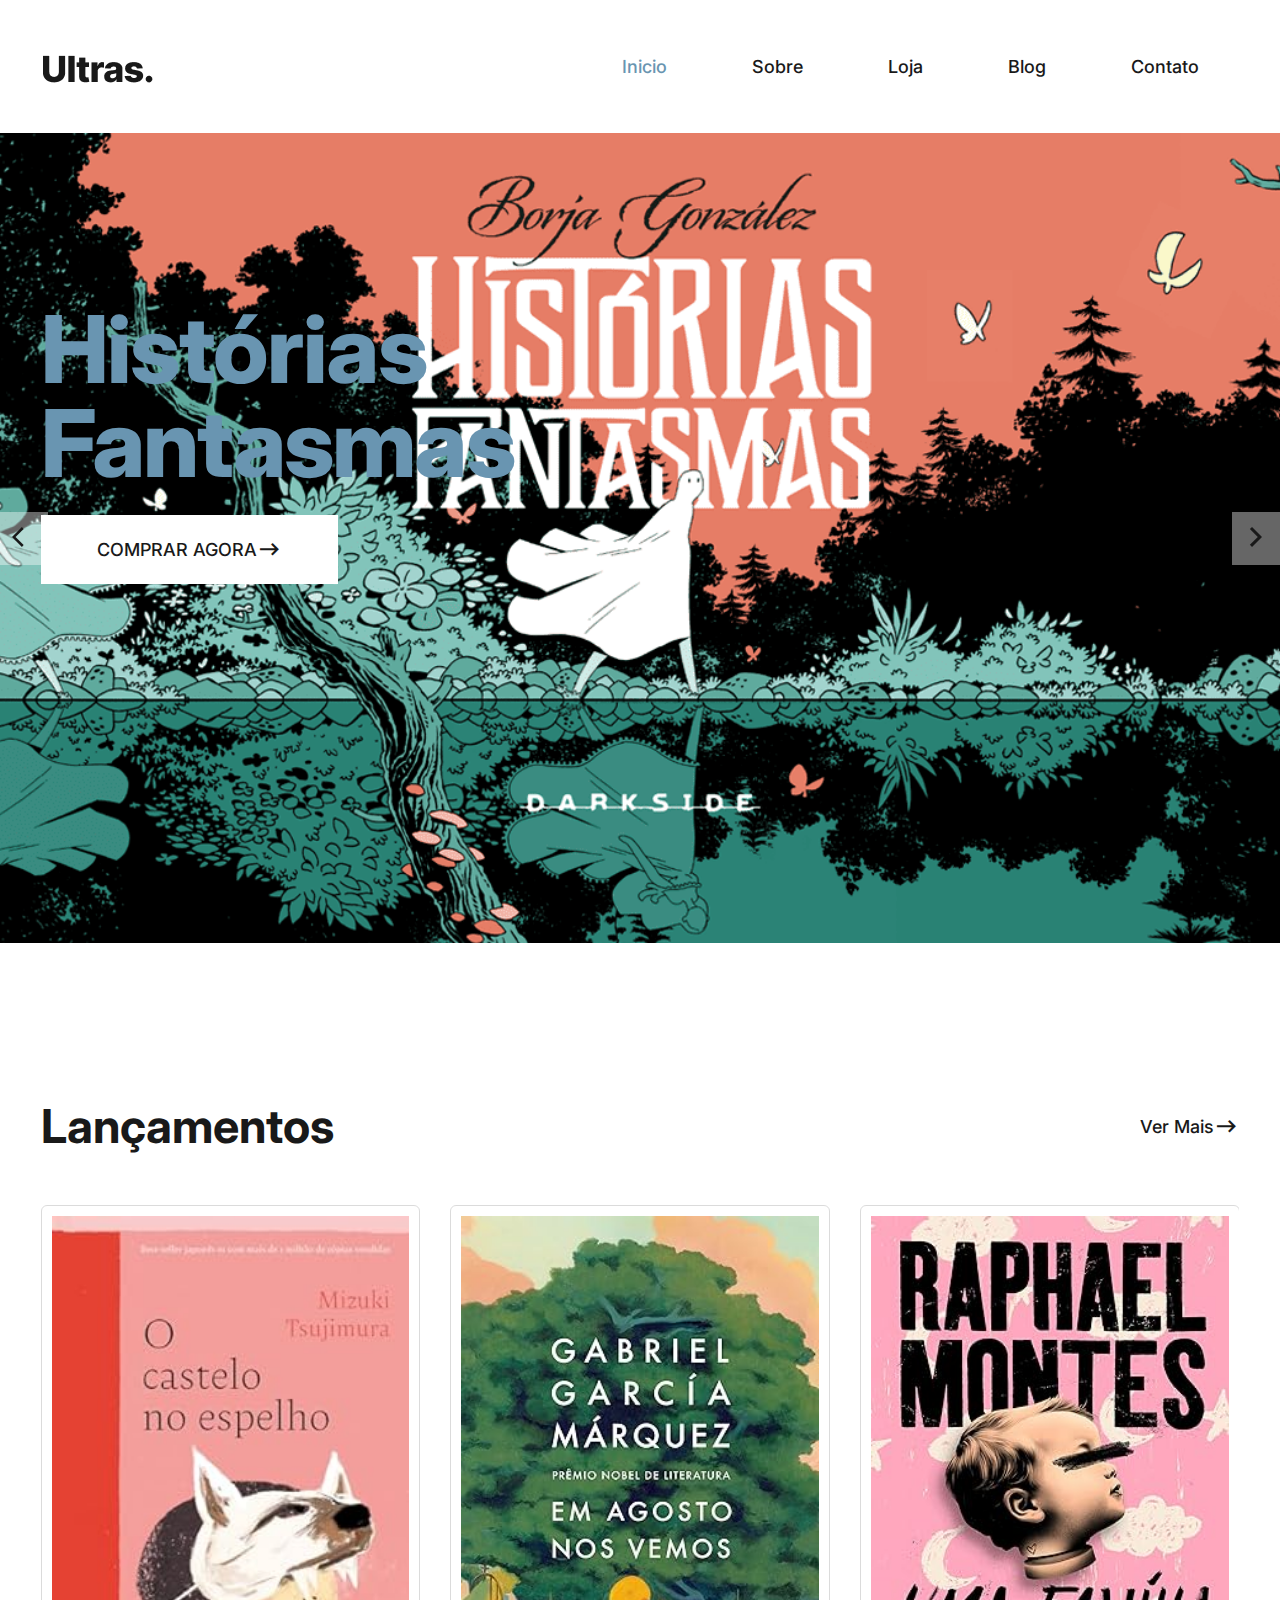
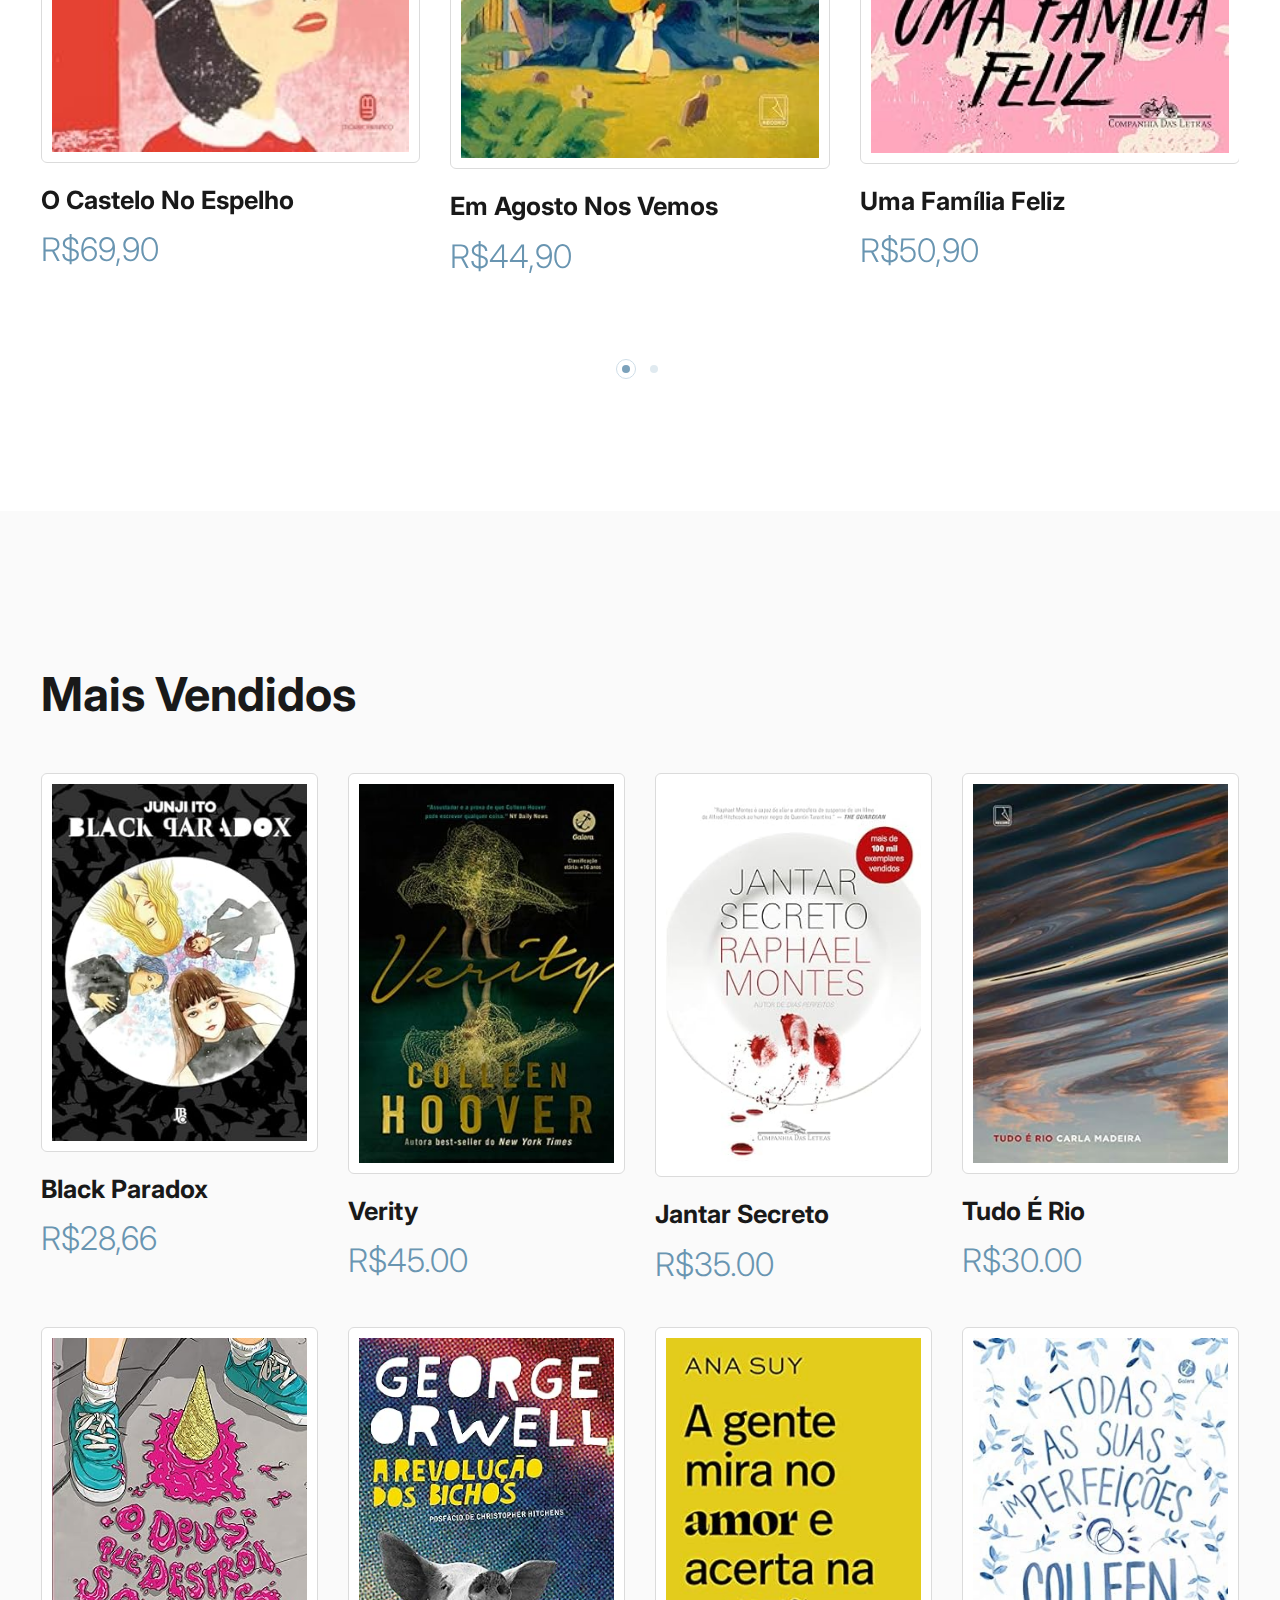
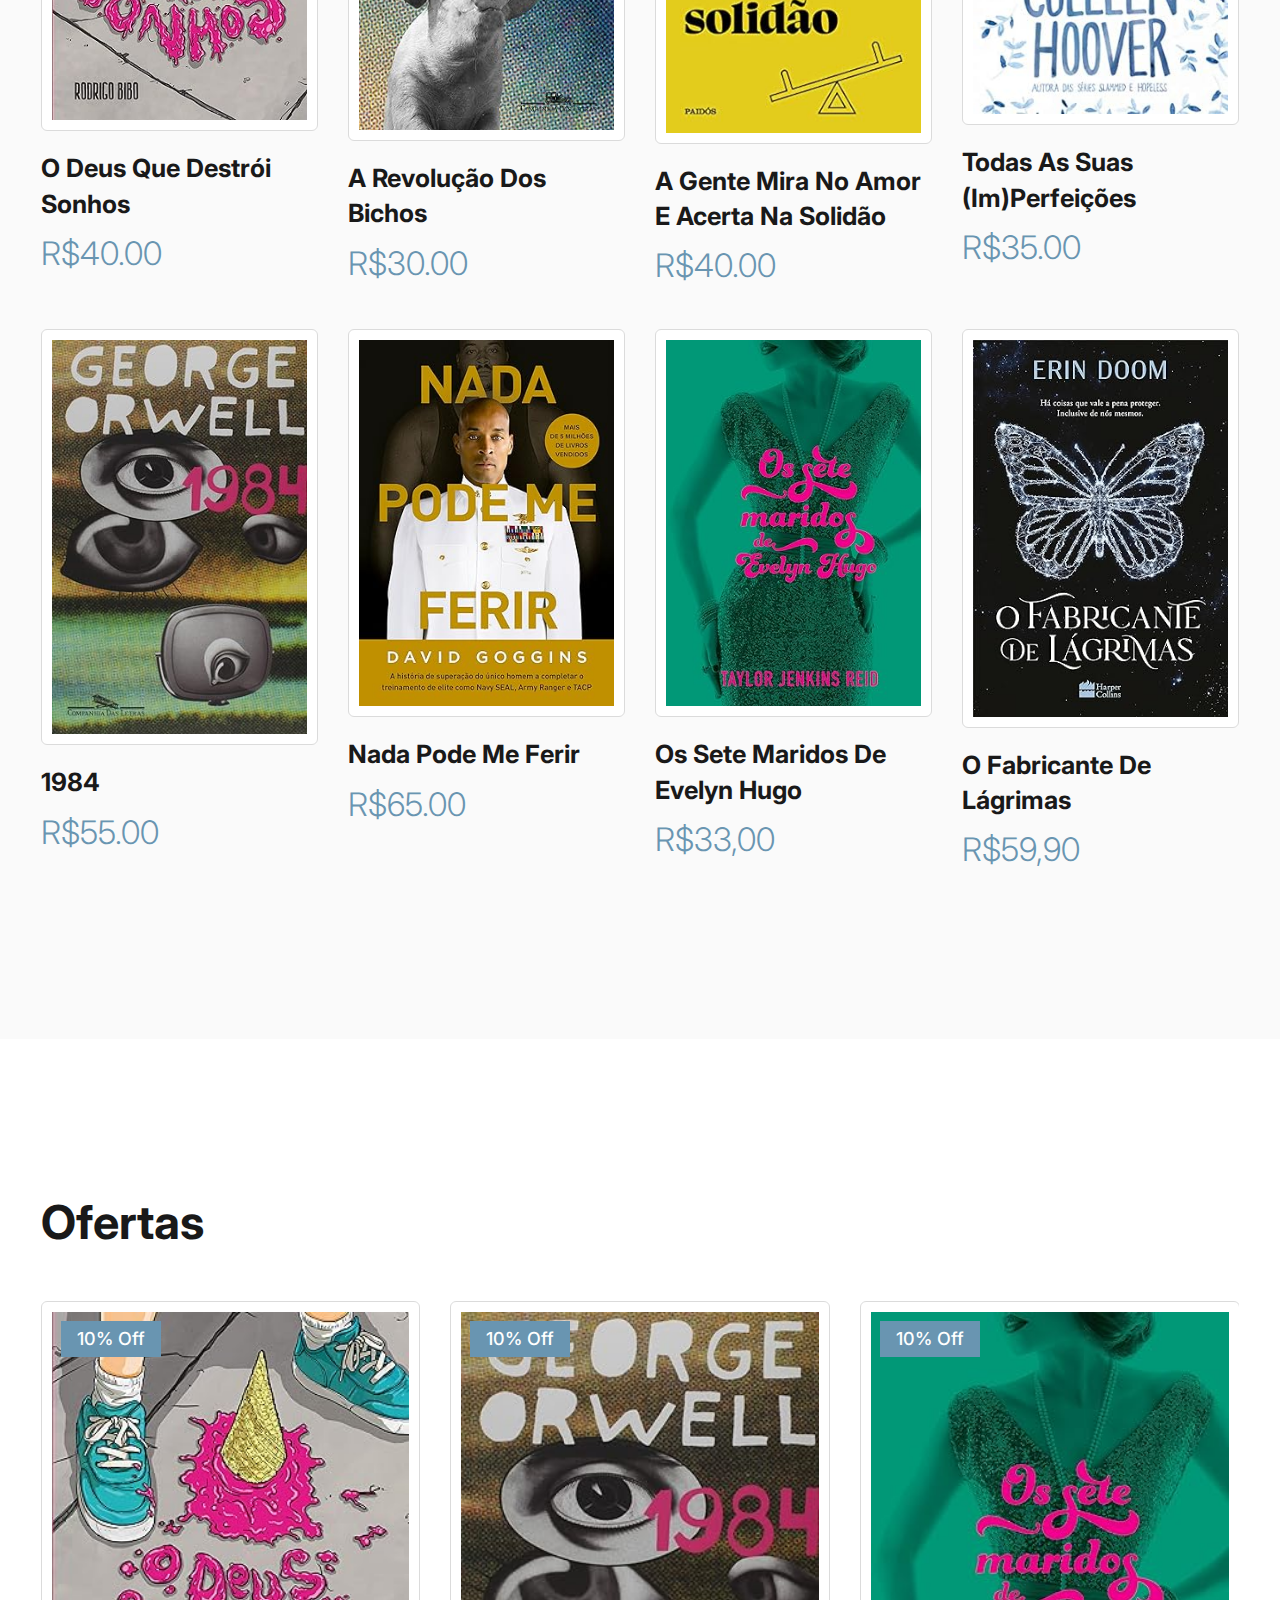
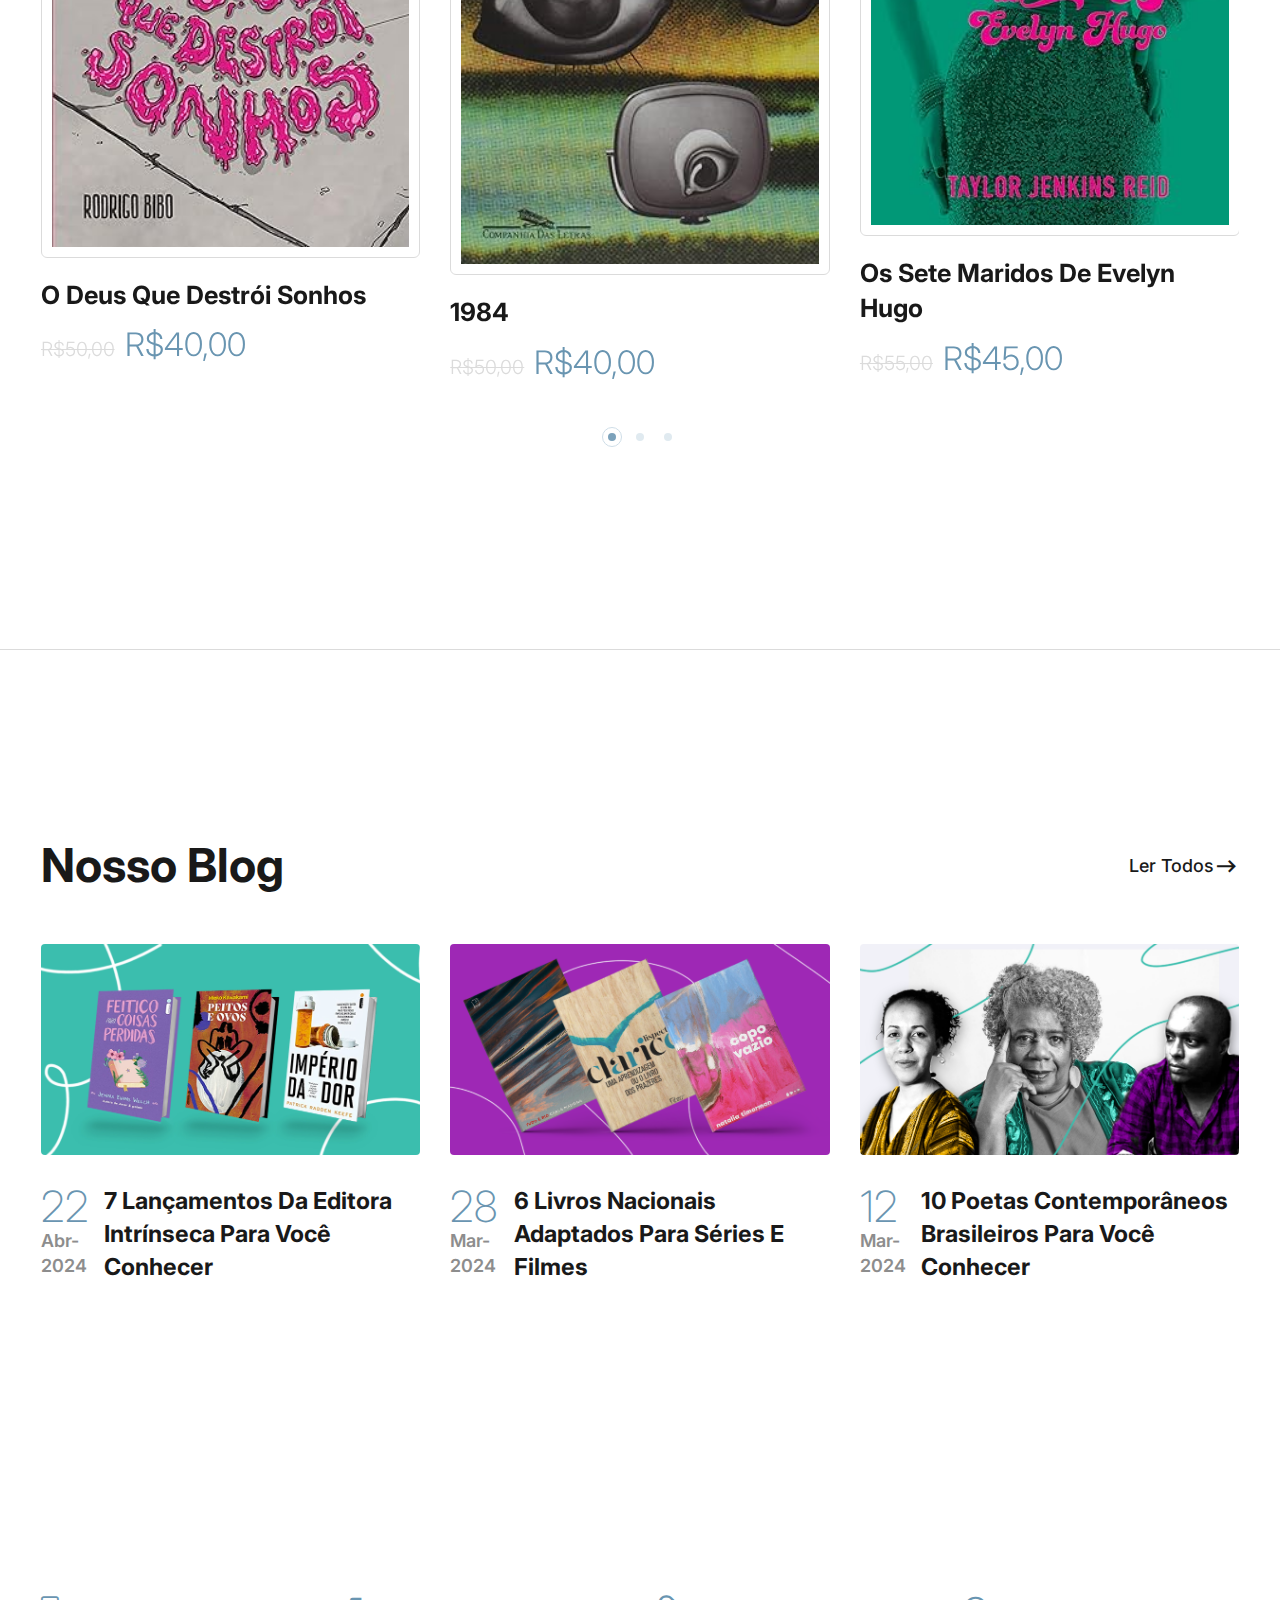
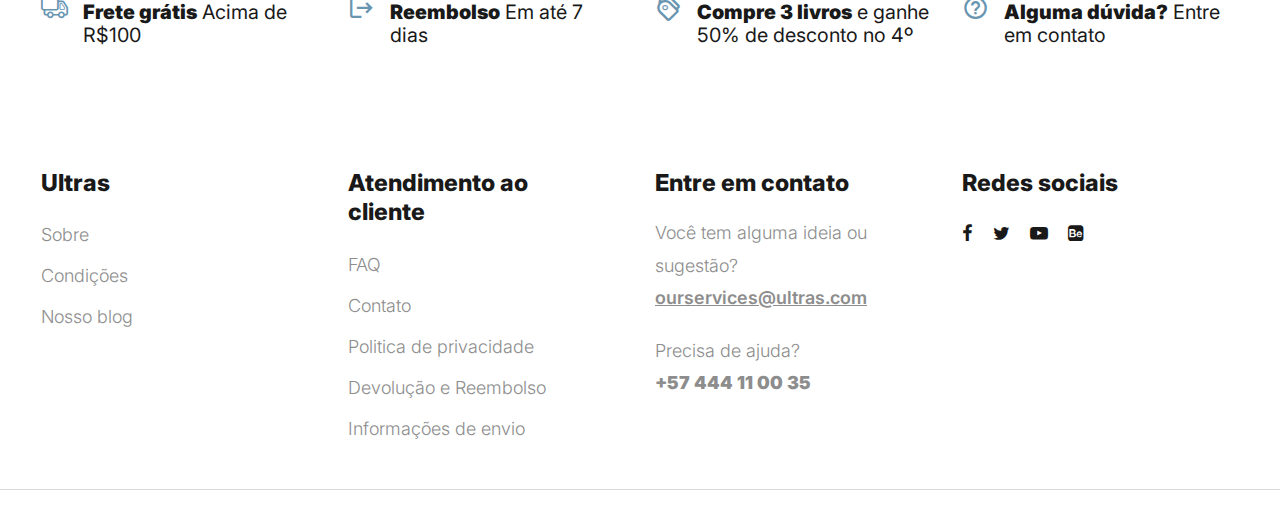
<file: index.html>
<!DOCTYPE html>
<html lang="en">
  <head>
    <title>Ultras - Clothing Store eCommerce Store HTML Website Template</title>
    <meta charset="utf-8">
    <meta http-equiv="X-UA-Compatible" content="IE=edge">
    <meta name="viewport" content="width=device-width, initial-scale=1.0">
    <meta name="format-detection" content="telephone=no">
    <meta name="apple-mobile-web-app-capable" content="yes">
    <meta name="author" content="">
    <meta name="keywords" content="">
    <meta name="description" content="">
    <link rel="stylesheet" type="text/css" href="css/normalize.css">
    <link rel="stylesheet" type="text/css" href="icomoon/icomoon.css">
    <link rel="stylesheet" type="text/css" media="all" href="https://maxcdn.bootstrapcdn.com/font-awesome/4.7.0/css/font-awesome.min.css">
    <link rel="stylesheet" type="text/css" href="css/vendor.css">
    <link rel="stylesheet" type="text/css" href="style.css">
    <link rel="preconnect" href="https://fonts.googleapis.com">
    <link rel="preconnect" href="https://fonts.gstatic.com" crossorigin>
    <link href="https://fonts.googleapis.com/css2?family=Inter:wght@100;200;300;400;500;600;700;800;900&display=swap" rel="stylesheet">
    <!-- script
    ================================================== -->
    <script src="js/modernizr.js"></script>
  </head>
  <body>

    <div class="preloader-wrapper">
      <div class="preloader">
      </div>
    </div>

    
    <!--<div class="search-popup">
      <div class="search-popup-container">

        <form role="search" method="get" class="search-form" action="">
          <input type="search" id="search-form" class="search-field" placeholder="Type and press enter" value="" name="s" />
          <button type="submit" class="search-submit"><a href="#"><i class="icon icon-search"></i></a></button>
        </form>

        <h5 class="cat-list-title">Browse Categories</h5>
        
        <ul class="cat-list">
          <li class="cat-list-item">
            <a href="shop.html" title="Men Jackets">Men Jackets</a>
          </li>
          <li class="cat-list-item">
            <a href="shop.html" title="Fashion">Fashion</a>
          </li>
          <li class="cat-list-item">
            <a href="shop.html" title="Casual Wears">Casual Wears</a>
          </li>
          <li class="cat-list-item">
            <a href="shop.html" title="Women">Women</a>
          </li>
          <li class="cat-list-item">
            <a href="shop.html" title="Trending">Trending</a>
          </li>
          <li class="cat-list-item">
            <a href="shop.html" title="Hoodie">Hoodie</a>
          </li>
          <li class="cat-list-item">
            <a href="shop.html" title="Kids">Kids</a>
          </li>
        </ul>
      </div>
    </div>
  -->
    <header id="header">
      <div id="header-wrap">
        <nav class="primary-nav padding-small">
          <div class="container">
            <div class="row d-flex align-items-center">
              <div class="col-lg-2 col-md-2">
                <div class="main-logo">
                  <a href="index.html">
                    <img src="imagens/logo-principal.png" alt="logo">
                  </a>
                </div>
              </div>
              <div class="col-lg-10 col-md-10">
                <div class="navbar">

                  <div id="main-nav" class="stellarnav d-flex justify-content-end right">
                    <ul class="menu-list">

                      <li><a href="index.html" class="item-anchor active">Inicio</a></li>

                      <li><a href="about.html" class="item-anchor" data-effect="About">Sobre</a></li>

                      <li><a href="shop.html" class="item-anchor">Loja</a></li>
                      
                      <li><a href="blog.html" class="item-anchor">Blog</a></li>
                     
                      <li><a href="contact.html" class="item-anchor" data-effect="Contact">Contato</a></li>

                    </ul>
                  </div>

                </div>
              </div>
            </div>
          </div>
        </nav>
      </div>
    </header>

    <section id="billboard" class="overflow-hidden">

      <button class="button-prev">
        <i class="icon icon-chevron-left"></i>
      </button>
      <button class="button-next">
        <i class="icon icon-chevron-right"></i>
      </button>
      <div class="swiper main-swiper">
        <div class="swiper-wrapper">
          <div class="swiper-slide" style="background-image: url('banner1.png');background-repeat: no-repeat;background-size: cover;background-position: center;">
            <div class="banner-content">
              <div class="container">
                <div class="row">
                  <div class="col-md-6">
                    <h2 class="banner-title">Histórias Fantasmas</h2>
                    
                    <div class="btn-wrap">
                      <a href="shop.html" class="btn btn-light btn-medium d-flex align-items-center" tabindex="0">Comprar agora <i class="icon icon-arrow-io"></i>
                      </a>
                    </div>
                  </div>
                </div>
              </div>
            </div>
          </div>
          <div class="swiper-slide" style="background-image: url('banner2.png');background-repeat: no-repeat;background-size: cover;background-position: center;">
            <div class="banner-content">
              <div class="container">
                <div class="row">
                  <div class="col-md-6">
                    <h2 class="banner-title">Anamorfose</h2>
                    <div class="btn-wrap">
                      <a href="shop.html" class="btn btn-light btn-light-arrow btn-medium d-flex align-items-center" tabindex="0">Comprar agora <i class="icon icon-arrow-io"></i>
                      </a>
                    </div>
                  </div>
                </div>
              </div>
            </div>
          </div>
        </div>
      </div>
    </section>

    <section id="featured-products" class="product-store padding-large">
      <div class="container">
        <div class="section-header d-flex flex-wrap align-items-center justify-content-between">
          <h2 class="section-title">Lançamentos</h2>            
          <div class="btn-wrap">
            <a href="shop.html" class="d-flex align-items-center">Ver mais <i class="icon icon icon-arrow-io"></i></a>
          </div>            
        </div>
        <div class="swiper product-swiper overflow-hidden">
          <div class="swiper-wrapper">
            <div class="swiper-slide">
              <div class="product-item">
                <div class="image-holder">
                  <img src="lancamentos1.jpg" alt="Books" class="product-image">
                </div>
                <div class="cart-concern">
                  <div class="cart-button d-flex justify-content-between align-items-center">
                    <button type="button" class="btn-wrap cart-link d-flex align-items-center">Carrinho <i class="icon icon-arrow-io"></i>
                    </button>
                    <button type="button" class="view-btn tooltip
                        d-flex">
                      <i class="icon icon-screen-full"></i>

                    </button>
                    <button type="button" class="wishlist-btn">
                      <i class="icon icon-heart"></i>
                    </button>
                  </div>
                </div>
                <div class="product-detail">
                  <h3 class="product-title">
                    <a href="single-product.html">O castelo no espelho</a>
                  </h3>
                  <span class="item-price text-primary">R$69,90</span>
                </div>
              </div>
            </div>
            <div class="swiper-slide">
              <div class="product-item">
                <div class="image-holder">
                  <img src="lancamentos2.jpg" alt="Books" class="product-image">
                </div>
                <div class="cart-concern">
                  <div class="cart-button d-flex justify-content-between align-items-center">
                    <button type="button" class="btn-wrap cart-link d-flex align-items-center">Carrinho <i class="icon icon-arrow-io"></i>
                    </button>
                    <button type="button" class="view-btn tooltip
                        d-flex">
                      <i class="icon icon-screen-full"></i>
                    </button>
                    <button type="button" class="wishlist-btn">
                      <i class="icon icon-heart"></i>
                    </button>
                  </div>
                </div>
                <div class="product-detail">
                  <h3 class="product-title">
                    <a href="single-product.html">Em agosto nos vemos</a>
                  </h3>
                  <span class="item-price text-primary">R$44,90</span>
                </div>
              </div>
            </div>
            <div class="swiper-slide">
              <div class="product-item">
                <div class="image-holder">
                  <img src="lancamentos3.jpg" alt="Books" class="product-image">
                </div>
                <div class="cart-concern">
                  <div class="cart-button d-flex justify-content-between align-items-center">
                    <button type="button" class="btn-wrap cart-link d-flex align-items-center">Carrinho<i class="icon icon-arrow-io"></i>
                    </button>
                    <button type="button" class="view-btn tooltip
                        d-flex">
                      <i class="icon icon-screen-full"></i>
     
                    </button>
                    <button type="button" class="wishlist-btn">
                      <i class="icon icon-heart"></i>
                    </button>
                  </div>
                </div>
                <div class="product-detail">
                  <h3 class="product-title">
                    <a href="single-product.html">Uma família feliz</a>
                  </h3>
                  <span class="item-price text-primary">R$50,90</span>
                </div>
              </div>
            </div>
            <div class="swiper-slide">
              <div class="product-item">
                <div class="image-holder">
                  <img src="lancamentos4.jpg" alt="Books" class="product-image">
                </div>
                <div class="cart-concern">
                  <div class="cart-button d-flex justify-content-between align-items-center">
                    <button type="button" class="btn-wrap cart-link d-flex align-items-center">Carrinho <i class="icon icon-arrow-io"></i>
                    </button>
                    <button type="button" class="view-btn tooltip
                        d-flex">
                      <i class="icon icon-screen-full"></i>

                    </button>
                    <button type="button" class="wishlist-btn">
                      <i class="icon icon-heart"></i>
                    </button>
                  </div>
                </div>
                <div class="product-detail">
                  <h3 class="product-title">
                    <a href="single-product.html">Oferta final para o amor</a>
                  </h3>
                  <span class="item-price text-primary">R$29,90</span>
                </div>
              </div>
            </div>
          </div>
        </div>
        <div class="swiper-pagination"></div>
      </div>
    </section>

    <!--
    <section id="latest-collection">
      <div class="container">
        <div class="product-collection row">
          <div class="col-lg-7 col-md-12 left-content">
            <div class="collection-item">
              <div class="products-thumb">
                <img src="images/collection-item1.jpg" alt="collection item" class="large-image image-rounded">
              </div>
              <div class="col-lg-6 col-md-6 col-sm-6 product-entry">
                <div class="categories">casual collection</div>
                <h3 class="item-title">street wear.</h3>
                <p>Lorem ipsum dolor sit amet, consectetur adipiscing elit. Dignissim massa diam elementum.</p>
                <div class="btn-wrap">
                  <a href="shop.html" class="d-flex align-items-center">shop collection <i class="icon icon-arrow-io"></i>
                  </a>
                </div>
              </div>
            </div>
          </div>
          <div class="col-lg-5 col-md-12 right-content flex-wrap">
            <div class="collection-item top-item">
              <div class="products-thumb">
                <img src="images/collection-item2.jpg" alt="collection item" class="small-image image-rounded">
              </div>
              <div class="col-md-6 product-entry">
                <div class="categories">Basic Collection</div>
                <h3 class="item-title">Basic shoes.</h3>
                <div class="btn-wrap">
                  <a href="shop.html" class="d-flex align-items-center">shop collection <i class="icon icon-arrow-io"></i>
                  </a>
                </div>
              </div>
            </div>
            <div class="collection-item bottom-item">
              <div class="products-thumb">
                <img src="images/collection-item3.jpg" alt="collection item" class="small-image image-rounded">
              </div>
              <div class="col-md-6 product-entry">
                <div class="categories">Best Selling Product</div>
                <h3 class="item-title">woolen hat.</h3>
                <div class="btn-wrap">
                  <a href="shop.html" class="d-flex align-items-center">shop collection <i class="icon icon-arrow-io"></i>
                  </a>
                </div>
              </div>
            </div>
          </div>
        </div>
      </div>
    </section>
  -->

    <!--
    <section id="subscribe" class="padding-large">
      <div class="container">
        <div class="row">
          <div class="block-text col-md-6">
            <div class="section-header">
              <h2 class="section-title">Get 25% off Discount Coupons</h2>
            </div>
            <p>Lorem ipsum dolor sit amet, consectetur adipiscing elit. Dictumst amet, metus, sit massa posuere maecenas. At tellus ut nunc amet vel egestas.</p>
          </div>
          <div class="subscribe-content col-md-6">
            <form id="form" class="d-flex justify-content-between">
              <input type="text" name="email" placeholder="Enter your email addresss here">
              <button class="btn btn-dark">Subscribe Now</button>
            </form>
          </div>
        </div>
      </div>
    </section>
  -->
  
    <section id="selling-products" class="product-store bg-light-grey padding-large">
      <div class="container">
        <div class="section-header">
          <h2 class="section-title">Mais vendidos</h2>
        </div>
        <!--<ul class="tabs list-unstyled">
          <li data-tab-target="#all" class="active tab">All</li>
          <li data-tab-target="#shoes" class="tab">Shoes</li>
          <li data-tab-target="#tshirts" class="tab">Tshirts</li>
          <li data-tab-target="#pants" class="tab">Pants</li>
          <li data-tab-target="#hoodie" class="tab">Hoodie</li>
          <li data-tab-target="#outer" class="tab">Outer</li>
          <li data-tab-target="#jackets" class="tab">Jackets</li>
          <li data-tab-target="#accessories" class="tab">Accessories</li>
        </ul>-->
        <div class="tab-content">
          <div id="all" data-tab-content class="active">
            <div class="row d-flex flex-wrap">
              <div class="product-item col-lg-3 col-md-6 col-sm-6">
                <div class="image-holder">
                  <img src="mais-vendidos1.jpg" alt="Books" class="product-image">
                </div>
                <div class="cart-concern">
                  <div class="cart-button d-flex justify-content-between align-items-center">
                    <button type="button" class="btn-wrap cart-link d-flex align-items-center">Carrinho <i class="icon icon-arrow-io"></i>
                    </button>
                    <button type="button" class="view-btn tooltip
                        d-flex">
                      <i class="icon icon-screen-full"></i>
 
                    </button>
                    <button type="button" class="wishlist-btn">
                      <i class="icon icon-heart"></i>
                    </button>
                  </div>
                </div>
                <div class="product-detail">
                  <h3 class="product-title">
                    <a href="single-product.html">Black Paradox</a>
                  </h3>
                  <div class="item-price text-primary">R$28,66</div>
                </div>
              </div>
              <div class="product-item col-lg-3 col-md-6 col-sm-6">
                <div class="image-holder">
                  <img src="mais-vendidos2.jpg" alt="Books" class="product-image">
                </div>
                <div class="cart-concern">
                  <div class="cart-button d-flex justify-content-between align-items-center">
                    <button type="button" class="btn-wrap cart-link d-flex align-items-center">Carrinho <i class="icon icon-arrow-io"></i>
                    </button>
                    <button type="button" class="view-btn tooltip
                        d-flex">
                      <i class="icon icon-screen-full"></i>
 
                    </button>
                    <button type="button" class="wishlist-btn">
                      <i class="icon icon-heart"></i>
                    </button>
                  </div>
                </div>
                <div class="product-detail">
                  <h3 class="product-title">
                    <a href="single-product.html">Verity</a>
                  </h3>
                  <div class="item-price text-primary">R$45.00</div>
                </div>
              </div>
              <div class="product-item col-lg-3 col-md-6 col-sm-6">
                <div class="image-holder">
                  <img src="mais-vendidos3.jpg" alt="Books" class="product-image">
                </div>
                <div class="cart-concern">
                  <div class="cart-button d-flex justify-content-between align-items-center">
                    <button type="button" class="btn-wrap cart-link d-flex align-items-center">Carrinho <i class="icon icon-arrow-io"></i>
                    </button>
                    <button type="button" class="view-btn tooltip
                        d-flex">
                      <i class="icon icon-screen-full"></i>
     
                    </button>
                    <button type="button" class="wishlist-btn">
                      <i class="icon icon-heart"></i>
                    </button>
                  </div>
                </div>
                <div class="product-detail">
                  <h3 class="product-title">
                    <a href="single-product.html">Jantar Secreto</a>
                  </h3>
                  <div class="item-price text-primary">R$35.00</div>
                </div>
              </div>
              <div class="product-item col-lg-3 col-md-6 col-sm-6">
                <div class="image-holder">
                  <img src="mais-vendidos4.jpg" alt="Books" class="product-image">
                </div>
                <div class="cart-concern">
                  <div class="cart-button d-flex justify-content-between align-items-center">
                    <button type="button" class="btn-wrap cart-link d-flex align-items-center">Carrinho <i class="icon icon-arrow-io"></i>
                    </button>
                    <button type="button" class="view-btn tooltip
                        d-flex">
                      <i class="icon icon-screen-full"></i>
 
                    </button>
                    <button type="button" class="wishlist-btn">
                      <i class="icon icon-heart"></i>
                    </button>
                  </div>
                </div>
                <div class="product-detail">
                  <h3 class="product-title">
                    <a href="single-product.html">Tudo é rio</a>
                  </h3>
                  <div class="item-price text-primary">R$30.00</div>
                </div>
              </div>
              <div class="product-item col-lg-3 col-md-6 col-sm-6">
                <div class="image-holder">
                  <img src="mais-vendidos5.jpg" alt="Books" class="product-image">
                </div>
                <div class="cart-concern">
                  <div class="cart-button d-flex justify-content-between align-items-center">
                    <button type="button" class="btn-wrap cart-link d-flex align-items-center">Carrinho <i class="icon icon-arrow-io"></i>
                    </button>
                    <button type="button" class="view-btn tooltip
                        d-flex">
                      <i class="icon icon-screen-full"></i>
  
                    </button>
                    <button type="button" class="wishlist-btn">
                      <i class="icon icon-heart"></i>
                    </button>
                  </div>
                </div>
                <div class="product-detail">
                  <h3 class="product-title">
                    <a href="single-product.html">O Deus que destrói sonhos</a>
                  </h3>
                  <div class="item-price text-primary">R$40.00</div>
                </div>
              </div>
              <div class="product-item col-lg-3 col-md-6 col-sm-6">
                <div class="image-holder">
                  <img src="mais-vendidos6.jpg" alt="Books" class="product-image">
                </div>
                <div class="cart-concern">
                  <div class="cart-button d-flex justify-content-between align-items-center">
                    <button type="button" class="btn-wrap cart-link d-flex align-items-center">Carrinho <i class="icon icon-arrow-io"></i>
                    </button>
                    <button type="button" class="view-btn tooltip
                        d-flex">
                      <i class="icon icon-screen-full"></i>
 
                    </button>
                    <button type="button" class="wishlist-btn">
                      <i class="icon icon-heart"></i>
                    </button>
                  </div>
                </div>
                <div class="product-detail">
                  <h3 class="product-title">
                    <a href="single-product.html">A revolução dos bichos</a>
                  </h3>
                  <div class="item-price text-primary">R$30.00</div>
                </div>
              </div>
              <div class="product-item col-lg-3 col-md-6 col-sm-6">
                <div class="image-holder">
                  <img src="mais-vendidos7.jpg" alt="Books" class="product-image">
                </div>
                <div class="cart-concern">
                  <div class="cart-button d-flex justify-content-between align-items-center">
                    <button type="button" class="btn-wrap cart-link d-flex align-items-center">Carrinho <i class="icon icon-arrow-io"></i>
                    </button>
                    <button type="button" class="view-btn tooltip
                        d-flex">
                      <i class="icon icon-screen-full"></i>
 
                    </button>
                    <button type="button" class="wishlist-btn">
                      <i class="icon icon-heart"></i>
                    </button>
                  </div>
                </div>
                <div class="product-detail">
                  <h3 class="product-title">
                    <a href="single-product.html">A gente mira no amor e acerta na solidão</a>
                  </h3>
                  <div class="item-price text-primary">R$40.00</div>
                </div>
              </div>
              <div class="product-item col-lg-3 col-md-6 col-sm-6">
                <div class="image-holder">
                  <img src="mais-vendidos8.jpg" alt="Books" class="product-image">
                </div>
                <div class="cart-concern">
                  <div class="cart-button d-flex justify-content-between align-items-center">
                    <button type="button" class="btn-wrap cart-link d-flex align-items-center">Carrinho <i class="icon icon-arrow-io"></i>
                    </button>
                    <button type="button" class="view-btn tooltip
                        d-flex">
                      <i class="icon icon-screen-full"></i>
 
                    </button>
                    <button type="button" class="wishlist-btn">
                      <i class="icon icon-heart"></i>
                    </button>
                  </div>
                </div>
                <div class="product-detail">
                  <h3 class="product-title">
                    <a href="single-product.html">Todas as suas (im)perfeições</a>
                  </h3>
                  <div class="item-price text-primary">R$35.00</div>
                </div>
              </div>
              <div class="product-item col-lg-3 col-md-6 col-sm-6">
                <div class="image-holder">
                  <img src="mais-vendidos9.jpg" alt="Books" class="product-image">
                </div>
                <div class="cart-concern">
                  <div class="cart-button d-flex justify-content-between align-items-center">
                    <button type="button" class="btn-wrap cart-link d-flex align-items-center">Carrinho <i class="icon icon-arrow-io"></i>
                    </button>
                    <button type="button" class="view-btn tooltip
                        d-flex">
                      <i class="icon icon-screen-full"></i>
 
                    </button>
                    <button type="button" class="wishlist-btn">
                      <i class="icon icon-heart"></i>
                    </button>
                  </div>
                </div>
                <div class="product-detail">
                  <h3 class="product-title">
                    <a href="single-product.html">1984</a>
                  </h3>
                  <div class="item-price text-primary">R$55.00</div>
                </div>
              </div>
              <div class="product-item col-lg-3 col-md-6 col-sm-6">
                <div class="image-holder">
                  <img src="mais-vendidos10.jpg" alt="Books" class="product-image">
                </div>
                <div class="cart-concern">
                  <div class="cart-button d-flex justify-content-between align-items-center">
                    <button type="button" class="btn-wrap cart-link d-flex align-items-center">Carrinho <i class="icon icon-arrow-io"></i>
                    </button>
                    <button type="button" class="view-btn tooltip
                        d-flex">
                      <i class="icon icon-screen-full"></i>
 
                    </button>
                    <button type="button" class="wishlist-btn">
                      <i class="icon icon-heart"></i>
                    </button>
                  </div>
                </div>
                <div class="product-detail">
                  <h3 class="product-title">
                    <a href="single-product.html">Nada pode me ferir</a>
                  </h3>
                  <div class="item-price text-primary">R$65.00</div>
                </div>
              </div>
              <div class="product-item col-lg-3 col-md-6 col-sm-6">
                <div class="image-holder">
                  <img src="mais-vendidos11.jpg" alt="Books" class="product-image">
                </div>
                <div class="cart-concern">
                  <div class="cart-button d-flex justify-content-between align-items-center">
                    <button type="button" class="btn-wrap cart-link d-flex align-items-center">Carrinho <i class="icon icon-arrow-io"></i>
                    </button>
                    <button type="button" class="view-btn tooltip
                        d-flex">
                      <i class="icon icon-screen-full"></i>
 
                    </button>
                    <button type="button" class="wishlist-btn">
                      <i class="icon icon-heart"></i>
                    </button>
                  </div>
                </div>
                <div class="product-detail">
                  <h3 class="product-title">
                    <a href="single-product.html">Os sete maridos de Evelyn Hugo </a>
                  </h3>
                  <div class="item-price text-primary">R$33,00</div>
                </div>
              </div>
              <div class="product-item col-lg-3 col-md-6 col-sm-6">
                <div class="image-holder">
                  <img src="mais-vendidos12.jpg" alt="Books" class="product-image">
                </div>
                <div class="cart-concern">
                  <div class="cart-button d-flex justify-content-between align-items-center">
                    <button type="button" class="btn-wrap cart-link d-flex align-items-center">Carrinho <i class="icon icon-arrow-io"></i>
                    </button>
                    <button type="button" class="view-btn tooltip
                        d-flex">
                      <i class="icon icon-screen-full"></i>
          
                    </button>
                    <button type="button" class="wishlist-btn">
                      <i class="icon icon-heart"></i>
                    </button>
                  </div>
                </div>
                <div class="product-detail">
                  <h3 class="product-title">
                    <a href="single-product.html">O fabricante de lágrimas</a>
                  </h3>
                  <div class="item-price text-primary">R$59,90</div>
                </div>
              </div>
            </div>
          </div>

        </div>
      </div>
    </section>

    <!--
    <section id="testimonials" class="padding-large no-padding-bottom">
      <div class="container">
        <div class="reviews-content">
          <div class="row d-flex flex-wrap">
            <div class="col-md-2">
              <div class="review-icon">
                <i class="icon icon-right-quote"></i>
              </div>
            </div>
            <div class="col-md-8">
              <div class="swiper testimonial-swiper overflow-hidden">
                <div class="swiper-wrapper">
                  <div class="swiper-slide">
                    <div class="testimonial-detail">
                      <p>“Dignissim massa diam elementum habitant fames. Id nullam pellentesque nisi, eget cursus dictumst pharetra, sit. Pulvinar laoreet id porttitor egestas dui urna. Porttitor nibh magna dolor ultrices iaculis sit iaculis.”</p>
                      <div class="author-detail">
                        <div class="name">By Maggie Rio</div>
                      </div>
                    </div>
                  </div>
                  <div class="swiper-slide">
                    <div class="testimonial-detail">
                      <p>“Dignissim massa diam elementum habitant fames. Id nullam pellentesque nisi, eget cursus dictumst pharetra, sit. Pulvinar laoreet id porttitor egestas dui urna. Porttitor nibh magna dolor ultrices iaculis sit iaculis.”</p>
                      <div class="author-detail">
                        <div class="name">By John Smith</div>
                      </div>
                    </div>
                  </div>
                </div>
              </div>
              <div class="swiper-arrows">
                <button class="prev-button">
                  <i class="icon icon-arrow-left"></i>
                </button>
                <button class="next-button">
                  <i class="icon icon-arrow-right"></i>
                </button>
              </div>
            </div>
          </div>
        </div>
      </div>
    </section>
  -->

    <section id="flash-sales" class="product-store padding-large">
      
      <div class="container">
        <div class="section-header">
          <h2 class="section-title">Ofertas</h2>
        </div>
        <div class="swiper product-swiper flash-sales overflow-hidden">

          <div class="swiper-wrapper">
            <div class="swiper-slide">
              <div class="product-item">
                <img src="mais-vendidos5.jpg" alt="Books" class="product-image">
                <div class="cart-concern">
                  <div class="cart-button d-flex justify-content-between align-items-center">
                    <button type="button" class="btn-wrap cart-link d-flex align-items-center">Carrinho <i class="icon icon-arrow-io"></i>
                    </button>
                    <button type="button" class="view-btn tooltip
                        d-flex">
                      <i class="icon icon-screen-full"></i>
        
                    </button>
                    <button type="button" class="wishlist-btn">
                      <i class="icon icon-heart"></i>
                    </button>
                  </div>
                </div>
                <div class="discount">10% Off</div>
                <div class="product-detail">
                  <h3 class="product-title">
                    <a href="single-product.html">O Deus que destrói sonhos</a>
                  </h3>
                  <div class="item-price text-primary">
                    <del class="prev-price">R$50,00</del>R$40,00
                  </div>
                </div>
              </div>
            </div>
            <div class="swiper-slide">
              <div class="product-item">
                <img src="mais-vendidos9.jpg" alt="Books" class="product-image">
                <div class="cart-concern">
                  <div class="cart-button d-flex justify-content-between align-items-center">
                    <button type="button" class="btn-wrap cart-link d-flex align-items-center">Carrinho <i class="icon icon-arrow-io"></i>
                    </button>
                    <button type="button" class="view-btn tooltip
                        d-flex">
                      <i class="icon icon-screen-full"></i>
 
                    </button>
                    <button type="button" class="wishlist-btn">
                      <i class="icon icon-heart"></i>
                    </button>
                  </div>
                </div>
                <div class="discount">10% Off</div>
                <div class="product-detail">
                  <h3 class="product-title">
                    <a href="single-product.html">1984</a>
                  </h3>
                  <div class="item-price text-primary">
                    <del class="prev-price">R$50,00</del>R$40,00
                  </div>
                </div>
              </div>
            </div>
            <div class="swiper-slide">
              <div class="product-item">
                <img src="mais-vendidos11.jpg" alt="Books" class="product-image">
                <div class="cart-concern">
                  <div class="cart-button d-flex justify-content-between align-items-center">
                    <button type="button" class="btn-wrap cart-link d-flex align-items-center">Carrinho <i class="icon icon-arrow-io"></i>
                    </button>
                    <button type="button" class="view-btn tooltip
                        d-flex">
                      <i class="icon icon-screen-full"></i>
 
                    </button>
                    <button type="button" class="wishlist-btn">
                      <i class="icon icon-heart"></i>
                    </button>
                  </div>
                </div>
                <div class="discount">10% Off</div>
                <div class="product-detail">
                  <h3 class="product-title">
                    <a href="single-product.html">Os sete maridos de Evelyn Hugo</a>
                  </h3>
                  <div class="item-price text-primary">
                    <del class="prev-price">R$55,00</del>R$45,00
                  </div>
                </div>
              </div>
            </div>
            <div class="swiper-slide">
              <div class="product-item">
                <img src="lancamentos2.jpg" alt="Books" class="product-image">
                <div class="cart-concern">
                  <div class="cart-button d-flex justify-content-between align-items-center">
                    <button type="button" class="btn-wrap cart-link d-flex align-items-center">Carrinho <i class="icon icon-arrow-io"></i>
                    </button>
                    <button type="button" class="view-btn tooltip
                        d-flex">
                      <i class="icon icon-screen-full"></i>
 
                    </button>
                    <button type="button" class="wishlist-btn">
                      <i class="icon icon-heart"></i>
                    </button>
                  </div>
                </div>
                <div class="discount">10% Off</div>
                <div class="product-detail">
                  <h3 class="product-title">
                    <a href="single-product.html">Em agosto nos vemos</a>
                  </h3>
                  <div class="item-price text-primary">
                    <del class="prev-price">R$45,00</del>R$35,00
                  </div>
                </div>
              </div>
            </div>
            <div class="swiper-slide">
              <div class="product-item">
                <img src="lancamentos1.jpg" alt="Books" class="product-image">
                <div class="cart-concern">
                  <div class="cart-button d-flex justify-content-between align-items-center">
                    <button type="button" class="btn-wrap cart-link d-flex align-items-center">Carrinho <i class="icon icon-arrow-io"></i>
                    </button>
                    <button type="button" class="view-btn tooltip
                        d-flex">
                      <i class="icon icon-screen-full"></i>
 
                    </button>
                    <button type="button" class="wishlist-btn">
                      <i class="icon icon-heart"></i>
                    </button>
                  </div>
                </div>
                <div class="discount">10% Off</div>
                <div class="product-detail">
                  <h3 class="product-title">
                    <a href="single-product.html">O castelo no espelho</a>
                  </h3>
                  <div class="item-price text-primary">
                    <del class="prev-price">R$45,00</del>R$35,00
                  </div>
                </div>
              </div>
            </div>
          </div>
          <div class="swiper-pagination"></div>

        </div>
      </div>
    </section>

    <!--
    <section class="shoppify-section-banner">
      <div class="container">
        <div class="product-collection">
          <div class="left-content collection-item">
            <div class="products-thumb">
              <img src="images/model.jpg" alt="collection item" class="large-image image-rounded">
            </div>
            <div class="col-lg-6 col-md-6 col-sm-6 product-entry">
              <div class="categories">Denim collection</div>
              <h3 class="item-title">The casual selection.</h3>
              <p>Vel non viverra ligula odio ornare turpis mauris. Odio aliquam, tincidunt ut vitae elit risus. Tempor egestas condimentum et ac rutrum dui, odio.</p>
              <div class="btn-wrap">
                <a href="shop.html" class="d-flex align-items-center">shop collection <i class="icon icon-arrow-io"></i>
                </a>
              </div>
            </div>
          </div>
        </div>        
      </div>
    </section>

    <section id="quotation" class="align-center padding-large">
      <div class="inner-content">
        <h2 class="section-title divider">Quote of the day</h2>
        <blockquote>
          <q>It's true, I don't like the whole cutoff-shorts-and-T-shirt look, but I think you can look fantastic in casual clothes.</q>
          <div class="author-name">- Dr. Seuss</div>
        </blockquote>
      </div>
    </section>

  -->

    <hr>
    <section id="latest-blog" class="padding-large">
      <div class="container">
        <div class="section-header d-flex flex-wrap align-items-center justify-content-between">
          <h2 class="section-title">Nosso blog</h2>
          <div class="btn-wrap align-right">
            <a href="blog.html" class="d-flex align-items-center">Ler todos<i class="icon icon icon-arrow-io"></i>
            </a>
          </div>
        </div>
        <div class="row d-flex flex-wrap">
          <article class="col-md-4 post-item">
            <div class="image-holder zoom-effect">
              <a href="single-post.html">
                <img src="imagens/post_blog1.jpg" alt="post" class="post-image">
              </a>
            </div>
            <div class="post-content d-flex">
              <div class="meta-date">
                <div class="meta-day text-primary">22</div>
                <div class="meta-month">Abr-2024</div>
              </div>
              <div class="post-header">
                <h3 class="post-title">
                  <a href="single-post.html">7 lançamentos da editora Intrínseca para você conhecer </a>
                </h3>
                 
              </div>
            </div>
          </article>
          
          <article class="col-md-4 post-item">
            <div class="image-holder zoom-effect">
              <a href="single-post.html">
                <img src="imagens/post-blog3.png" alt="post" class="post-image">
              </a>
            </div>
            <div class="post-content d-flex">
              <div class="meta-date">
                <div class="meta-day text-primary">28</div>
                <div class="meta-month">Mar-2024</div>
              </div>
              <div class="post-header">
                <h3 class="post-title">
                  <a href="single-post.html">6 livros nacionais adaptados para séries e filmes</a>
                </h3>
 
              </div>
            </div>
          </article>  
          
          <article class="col-md-4 post-item">
            <div class="image-holder zoom-effect">
              <a href="single-post.html">
                <img src="imagens/post-blog5.png" alt="post" class="post-image">
              </a>
            </div>
            <div class="post-content d-flex">
              <div class="meta-date">
                <div class="meta-day text-primary">12</div>
                <div class="meta-month">Mar-2024</div>
              </div>
              <div class="post-header">
                <h3 class="post-title">
                  <a href="single-post.html">10 poetas contemporâneos brasileiros para você conhecer</a>
                </h3>
 
              </div>
            </div>
          </article>
        </div>
      </div>
    </section>
    <!--
    <section id="brand-collection" class="padding-medium bg-light-grey">
      <div class="container">
        <div class="d-flex flex-wrap justify-content-between">
          <img src="images/brand1.png" alt="phone" class="brand-image">
          <img src="images/brand2.png" alt="phone" class="brand-image">
          <img src="images/brand3.png" alt="phone" class="brand-image">
          <img src="images/brand4.png" alt="phone" class="brand-image">
          <img src="images/brand5.png" alt="phone" class="brand-image">
        </div>
      </div>
    </section>
  -->
      
  <section id="shipping-information" class="padding-large">
    <div class="container">
      <div class="row d-flex flex-wrap align-items-center justify-content-between">
        <div class="col-md-3 col-sm-6">
          <div class="icon-box">
            <i class="icon icon-truck"></i>
            <h4 class="block-title">
              <strong>Frete grátis</strong> Acima de R$100
            </h4>
          </div>
        </div>
        <div class="col-md-3 col-sm-6">
          <div class="icon-box">
            <i class="icon icon-return"></i>
            <h4 class="block-title">
              <strong>Reembolso</strong> Em até 7 dias
            </h4>
          </div>
        </div>
        <div class="col-md-3 col-sm-6">
          <div class="icon-box">
            <i class="icon icon-tags1"></i>
            <h4 class="block-title">
              <strong>Compre 3 livros</strong> e ganhe 50% de desconto no 4º
            </h4>
          </div>
        </div>
        <div class="col-md-3 col-sm-6">
          <div class="icon-box">
            <i class="icon icon-help_outline"></i>
            <h4 class="block-title">
              <strong>Alguma dúvida?</strong> Entre em contato
            </h4>
          </div>
        </div>
      </div>
    </div>
  </section>

    <footer id="footer">
      <div class="container">
        <div class="footer-menu-list">
          <div class="row d-flex flex-wrap justify-content-between">
            <div class="col-lg-3 col-md-6 col-sm-6">
              <div class="footer-menu">
                <h5 class="widget-title">Ultras</h5>
                <ul class="menu-list list-unstyled">
                  <li class="menu-item">
                    <a href="about.html">Sobre</a>
                  </li>
                  <li class="menu-item">
                    <a href="#">Condições </a>
                  </li>
                  <li class="menu-item">
                    <a href="blog.html">Nosso blog</a>
                  </li>
                
                </ul>
              </div>
            </div>
            <div class="col-lg-3 col-md-6 col-sm-6">
              <div class="footer-menu">
                <h5 class="widget-title">Atendimento ao cliente</h5>
                <ul class="menu-list list-unstyled">
                  <li class="menu-item">
                    <a href="faqs.html">FAQ</a>
                  </li>
                  <li class="menu-item">
                    <a href="contact.html">Contato</a>
                  </li>
                  <li class="menu-item">
                    <a href="#">Politica de privacidade</a>
                  </li>
                  <li class="menu-item">
                    <a href="#">Devolução e Reembolso</a>
                  </li>
                  <li class="menu-item">
                    <a href="#">Informações de envio</a>
                  </li>
                </ul>
              </div>
            </div>
            <div class="col-lg-3 col-md-6 col-sm-6">
              <div class="footer-menu">
                <h5 class="widget-title">Entre em contato</h5>
                <p>Você tem alguma ideia ou sugestão? <a href="#" class="email">ourservices@ultras.com</a>
                </p>
                <p>Precisa de ajuda? <br>
                  <strong>+57 444 11 00 35</strong>
                </p>
              </div>
            </div>
            <div class="col-lg-3 col-md-6 col-sm-6">
              <div class="footer-menu">
                <h5 class="widget-title">Redes sociais</h5>

                <div class="social-links">
                  <ul class="d-flex list-unstyled">
                    <li>
                      <a href="#">
                        <i class="icon icon-facebook"></i>
                      </a>
                    </li>
                    <li>
                      <a href="#">
                        <i class="icon icon-twitter"></i>
                      </a>
                    </li>
                    <li>
                      <a href="#">
                        <i class="icon icon-youtube-play"></i>
                      </a>
                    </li>
                    <li>
                      <a href="#">
                        <i class="icon icon-behance-square"></i>
                      </a>
                    </li>
                  </ul>
                </div>
              </div>
            </div>
          </div>
        </div>
      </div>
      <hr>
    </footer>

    <!--
    <div id="footer-bottom">
      <div class="container">
        <div class="d-flex align-items-center flex-wrap justify-content-between">
          <div class="copyright">
            <p>Freebies by <a href="https://templatesjungle.com/">Templates Jungle</a> Distributed by <a href="https://themewagon.com">ThemeWagon</a>
            </p>
          </div>
          <div class="payment-method">
            <p>Payment options :</p>
            <div class="card-wrap">
              <img src="images/visa-icon.jpg" alt="visa">
              <img src="images/mastercard.png" alt="mastercard">
              <img src="images/american-express.jpg" alt="american-express">
            </div>
          </div>
        </div>
      </div>
    </div>-->

    <script src="js/jquery-1.11.0.min.js"></script>
    <script src="js/plugins.js"></script>
    <script src="js/script.js"></script>
  </body>
</html>
</file>
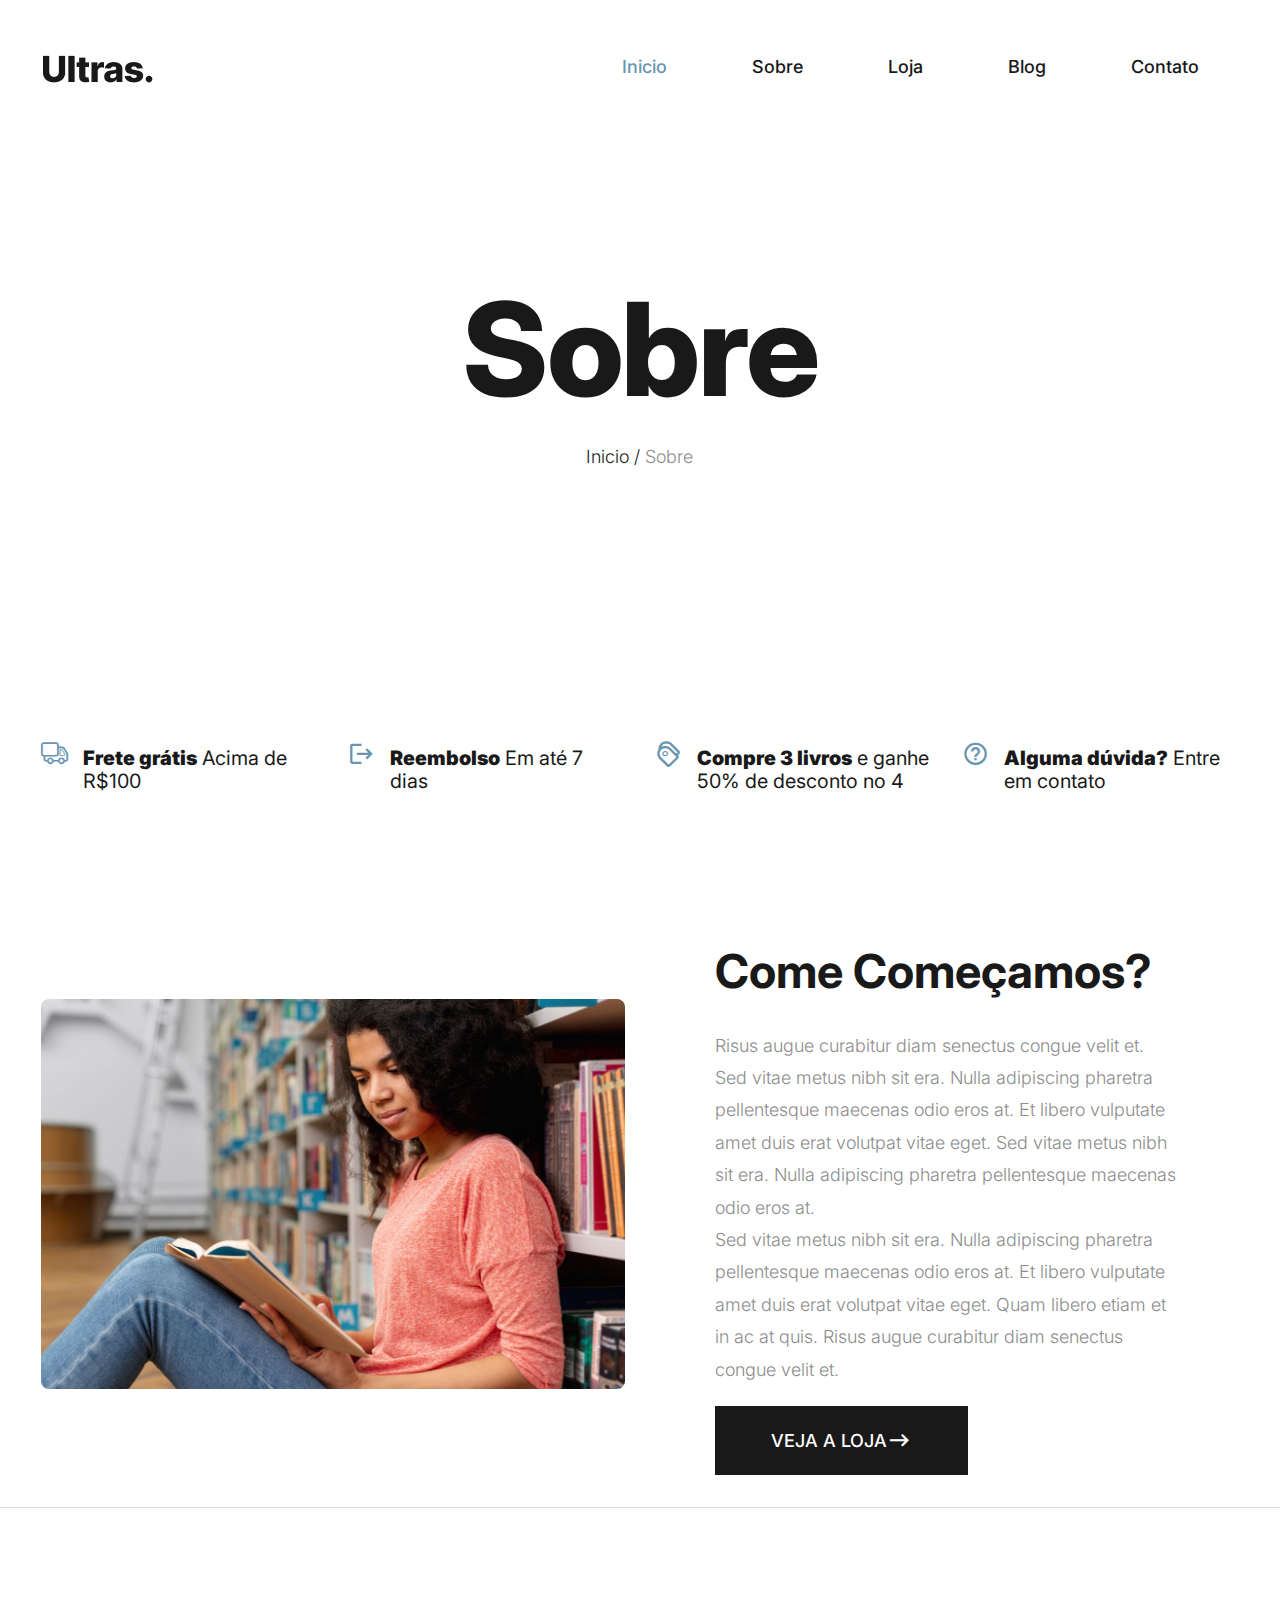
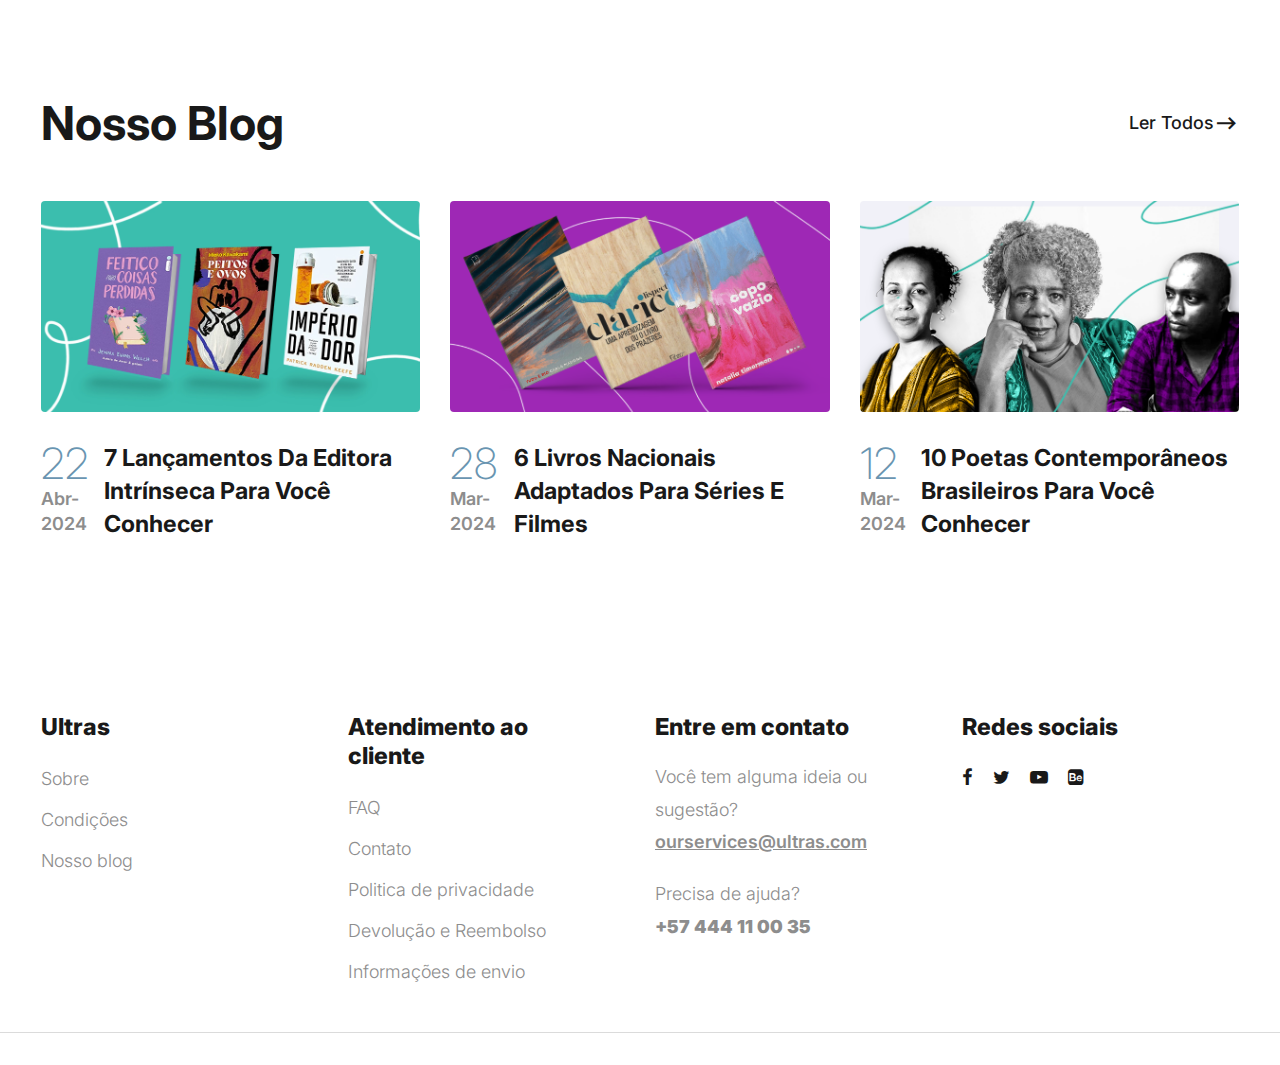
<file: about.html>
<!DOCTYPE html>
<html lang="en">
  <head>
    <title>Ultras - Clothing Store eCommerce Store HTML Website Template</title>
    <meta charset="utf-8">
    <meta http-equiv="X-UA-Compatible" content="IE=edge">
    <meta name="viewport" content="width=device-width, initial-scale=1.0">
    <meta name="format-detection" content="telephone=no">
    <meta name="apple-mobile-web-app-capable" content="yes">
    <meta name="author" content="">
    <meta name="keywords" content="">
    <meta name="description" content="">
    <link rel="stylesheet" type="text/css" href="css/normalize.css">
    <link rel="stylesheet" type="text/css" href="icomoon/icomoon.css">
    <link rel="stylesheet" type="text/css" media="all" href="https://maxcdn.bootstrapcdn.com/font-awesome/4.7.0/css/font-awesome.min.css">
    <link rel="stylesheet" type="text/css" href="css/vendor.css">
    <link rel="stylesheet" type="text/css" href="style.css">
    <link rel="preconnect" href="https://fonts.googleapis.com">
    <link rel="preconnect" href="https://fonts.gstatic.com" crossorigin>
    <link href="https://fonts.googleapis.com/css2?family=Inter:wght@100;200;300;400;500;600;700;800;900&display=swap" rel="stylesheet">
    <!-- script
    ================================================== -->
    <script src="js/modernizr.js"></script>
  </head>
  <body>

    <div class="preloader-wrapper">
      <div class="preloader">
      </div>
    </div>

    <div class="search-popup">
      <div class="search-popup-container">

        <form role="search" method="get" class="search-form" action="">
          <input type="search" id="search-form" class="search-field" placeholder="Type and press enter" value="" name="s" />
          <button type="submit" class="search-submit"><a href="#"><i class="icon icon-search"></i></a></button>
        </form>

        <h5 class="cat-list-title">Browse Categories</h5>
        
        <ul class="cat-list">
          <li class="cat-list-item">
            <a href="shop.html" title="Men Jackets">Men Jackets</a>
          </li>
          <li class="cat-list-item">
            <a href="shop.html" title="Fashion">Fashion</a>
          </li>
          <li class="cat-list-item">
            <a href="shop.html" title="Casual Wears">Casual Wears</a>
          </li>
          <li class="cat-list-item">
            <a href="shop.html" title="Women">Women</a>
          </li>
          <li class="cat-list-item">
            <a href="shop.html" title="Trending">Trending</a>
          </li>
          <li class="cat-list-item">
            <a href="shop.html" title="Hoodie">Hoodie</a>
          </li>
          <li class="cat-list-item">
            <a href="shop.html" title="Kids">Kids</a>
          </li>
        </ul>
      </div>
    </div>
    <header id="header">
      <div id="header-wrap">
        <nav class="primary-nav padding-small">
          <div class="container">
            <div class="row d-flex align-items-center">
              <div class="col-lg-2 col-md-2">
                <div class="main-logo">
                  <a href="index.html">
                    <img src="imagens/logo-principal.png" alt="logo">
                  </a>
                </div>
              </div>
              <div class="col-lg-10 col-md-10">
                <div class="navbar">

                  <div id="main-nav" class="stellarnav d-flex justify-content-end right">
                    <ul class="menu-list">

                      <li><a href="index.html" class="item-anchor active">Inicio</a></li>

                      <li><a href="about.html" class="item-anchor" data-effect="About">Sobre</a></li>

                      <li><a href="shop.html" class="item-anchor">Loja</a></li>
                      
                      <li><a href="blog.html" class="item-anchor">Blog</a></li>
                     
                      <li><a href="contact.html" class="item-anchor" data-effect="Contact">Contato</a></li>

                    </ul>
                  </div>

                </div>
              </div>
            </div>
          </div>
        </nav>
      </div>
    </header>

    <section class="site-banner jarallax min-height300 padding-large" style="/*background: url(images/hero-image.jpg) no-repeat;*/">
      <div class="container">
        <div class="row">
          <div class="col-md-12">
            <h1 class="page-title">Sobre</h1>
            <div class="breadcrumbs">
              <span class="item">
                <a href="index.html">Inicio /</a>
              </span>
              <span class="item">Sobre</span>
            </div>
          </div>
        </div>
      </div>
    </section>

    
    <section id="shipping-information" class="padding-large">
      <div class="container">
        <div class="row d-flex flex-wrap align-items-center justify-content-between">
          <div class="col-md-3 col-sm-6">
            <div class="icon-box">
              <i class="icon icon-truck"></i>
              <h4 class="block-title">
                <strong>Frete grátis</strong> Acima de R$100
              </h4>
            </div>
          </div>
          <div class="col-md-3 col-sm-6">
            <div class="icon-box">
              <i class="icon icon-return"></i>
              <h4 class="block-title">
                <strong>Reembolso</strong> Em até 7 dias
              </h4>
            </div>
          </div>
          <div class="col-md-3 col-sm-6">
            <div class="icon-box">
              <i class="icon icon-tags1"></i>
              <h4 class="block-title">
                <strong>Compre 3 livros</strong> e ganhe 50% de desconto no 4
              </h4>
            </div>
          </div>
          <div class="col-md-3 col-sm-6">
            <div class="icon-box">
              <i class="icon icon-help_outline"></i>
              <h4 class="block-title">
                <strong>Alguma dúvida?</strong> Entre em contato
              </h4>
            </div>
          </div>
        </div>
      </div>
    </section>

    <section id="about-us">
      <div class="container ">
        <div class="row d-flex align-items-center">
          <div class="col-lg-6 col-md-12">
            <div class="image-holder">
              <img src="imagens/imagem-sozinha1.jpeg" alt="single" class="about-image">
            </div>
          </div>
          <div class="col-lg-6 col-md-12">
            <div class="detail">
              <div class="display-header">
                <h2 class="section-title">Come começamos?</h2>
                <p>Risus augue curabitur diam senectus congue velit et. Sed vitae metus nibh sit era. Nulla adipiscing pharetra pellentesque maecenas odio eros at. Et libero vulputate amet duis erat volutpat vitae eget. Sed vitae metus nibh sit era. Nulla adipiscing pharetra pellentesque maecenas odio eros at.
                <br>
                Sed vitae metus nibh sit era. Nulla adipiscing pharetra pellentesque maecenas odio eros at. Et libero vulputate amet duis erat volutpat vitae eget. Quam libero etiam et in ac at quis. Risus augue curabitur diam senectus congue velit et. </p>
                <div class="btn-wrap">
                  <a href="shop.html" class="btn btn-dark btn-medium d-flex align-items-center" tabindex="0">Veja a loja<i class="icon icon-arrow-io"></i>
                  </a>
                </div>
              </div>
            </div>
          </div>
        </div>
      </div>
    </section>

    <!--
    <section id="testimonials" class="padding-large">
      <div class="container">
        <div class="reviews-content">
          <div class="row d-flex flex-wrap">
            <div class="col-md-2">
              <div class="review-icon">
                <i class="icon icon-right-quote"></i>
              </div>
            </div>
            <div class="col-md-8">
              <div class="swiper testimonial-swiper overflow-hidden">
                <div class="swiper-wrapper">
                  <div class="swiper-slide">
                    <div class="testimonial-detail">
                      <p>“Dignissim massa diam elementum habitant fames. Id nullam pellentesque nisi, eget cursus dictumst pharetra, sit. Pulvinar laoreet id porttitor egestas dui urna. Porttitor nibh magna dolor ultrices iaculis sit iaculis.”</p>
                      <div class="author-detail">
                        <div class="name">By Maggie Rio</div>
                      </div>
                    </div>
                  </div>
                  <div class="swiper-slide">
                    <div class="testimonial-detail">
                      <p>“Dignissim massa diam elementum habitant fames. Id nullam pellentesque nisi, eget cursus dictumst pharetra, sit. Pulvinar laoreet id porttitor egestas dui urna. Porttitor nibh magna dolor ultrices iaculis sit iaculis.”</p>
                      <div class="author-detail">
                        <div class="name">By John Smith</div>
                      </div>
                    </div>
                  </div>
                </div>
              </div>
              <div class="swiper-arrows">
                <button class="prev-button">
                  <i class="icon icon-arrow-left"></i>
                </button>
                <button class="next-button">
                  <i class="icon icon-arrow-right"></i>
                </button>
              </div>
            </div>
          </div>
        </div>
      </div>
    </section>-->

    <hr>
    <section id="latest-blog" class="padding-large">
      <div class="container">
        <div class="section-header d-flex flex-wrap align-items-center justify-content-between">
          <h2 class="section-title">Nosso blog</h2>
          <div class="btn-wrap align-right">
            <a href="blog.html" class="d-flex align-items-center">Ler todos<i class="icon icon icon-arrow-io"></i>
            </a>
          </div>
        </div>
        <div class="row d-flex flex-wrap">
          <article class="col-md-4 post-item">
            <div class="image-holder zoom-effect">
              <a href="single-post.html">
                <img src="imagens/post_blog1.jpg" alt="post" class="post-image">
              </a>
            </div>
            <div class="post-content d-flex">
              <div class="meta-date">
                <div class="meta-day text-primary">22</div>
                <div class="meta-month">Abr-2024</div>
              </div>
              <div class="post-header">
                <h3 class="post-title">
                  <a href="single-post.html">7 lançamentos da editora Intrínseca para você conhecer </a>
                </h3>
                 
              </div>
            </div>
          </article>
          
          <article class="col-md-4 post-item">
            <div class="image-holder zoom-effect">
              <a href="single-post.html">
                <img src="imagens/post-blog3.png" alt="post" class="post-image">
              </a>
            </div>
            <div class="post-content d-flex">
              <div class="meta-date">
                <div class="meta-day text-primary">28</div>
                <div class="meta-month">Mar-2024</div>
              </div>
              <div class="post-header">
                <h3 class="post-title">
                  <a href="single-post.html">6 livros nacionais adaptados para séries e filmes</a>
                </h3>
 
              </div>
            </div>
          </article>  
          
          <article class="col-md-4 post-item">
            <div class="image-holder zoom-effect">
              <a href="single-post.html">
                <img src="imagens/post-blog5.png" alt="post" class="post-image">
              </a>
            </div>
            <div class="post-content d-flex">
              <div class="meta-date">
                <div class="meta-day text-primary">12</div>
                <div class="meta-month">Mar-2024</div>
              </div>
              <div class="post-header">
                <h3 class="post-title">
                  <a href="single-post.html">10 poetas contemporâneos brasileiros para você conhecer</a>
                </h3>
 
              </div>
            </div>
          </article>
        </div>
      </div>
    </section>

    <!--
    <section id="brand-collection" class="padding-medium bg-light-grey">
      <div class="container">
        <div class="d-flex flex-wrap justify-content-between">
          <img src="images/brand1.png" alt="phone" class="brand-image">
          <img src="images/brand2.png" alt="phone" class="brand-image">
          <img src="images/brand3.png" alt="phone" class="brand-image">
          <img src="images/brand4.png" alt="phone" class="brand-image">
          <img src="images/brand5.png" alt="phone" class="brand-image">
        </div>
      </div>
    </section>
  -->

    <footer id="footer">
      <div class="container">
        <div class="footer-menu-list">
          <div class="row d-flex flex-wrap justify-content-between">
            <div class="col-lg-3 col-md-6 col-sm-6">
              <div class="footer-menu">
                <h5 class="widget-title">Ultras</h5>
                <ul class="menu-list list-unstyled">
                  <li class="menu-item">
                    <a href="about.html">Sobre</a>
                  </li>
                  <li class="menu-item">
                    <a href="#">Condições </a>
                  </li>
                  <li class="menu-item">
                    <a href="blog.html">Nosso blog</a>
                  </li>
                
                </ul>
              </div>
            </div>
            <div class="col-lg-3 col-md-6 col-sm-6">
              <div class="footer-menu">
                <h5 class="widget-title">Atendimento ao cliente</h5>
                <ul class="menu-list list-unstyled">
                  <li class="menu-item">
                    <a href="faqs.html">FAQ</a>
                  </li>
                  <li class="menu-item">
                    <a href="contact.html">Contato</a>
                  </li>
                  <li class="menu-item">
                    <a href="#">Politica de privacidade</a>
                  </li>
                  <li class="menu-item">
                    <a href="#">Devolução e Reembolso</a>
                  </li>
                  <li class="menu-item">
                    <a href="#">Informações de envio</a>
                  </li>
                </ul>
              </div>
            </div>
            <div class="col-lg-3 col-md-6 col-sm-6">
              <div class="footer-menu">
                <h5 class="widget-title">Entre em contato</h5>
                <p>Você tem alguma ideia ou sugestão? <a href="#" class="email">ourservices@ultras.com</a>
                </p>
                <p>Precisa de ajuda? <br>
                  <strong>+57 444 11 00 35</strong>
                </p>
              </div>
            </div>
            <div class="col-lg-3 col-md-6 col-sm-6">
              <div class="footer-menu">
                <h5 class="widget-title">Redes sociais</h5>

                <div class="social-links">
                  <ul class="d-flex list-unstyled">
                    <li>
                      <a href="#">
                        <i class="icon icon-facebook"></i>
                      </a>
                    </li>
                    <li>
                      <a href="#">
                        <i class="icon icon-twitter"></i>
                      </a>
                    </li>
                    <li>
                      <a href="#">
                        <i class="icon icon-youtube-play"></i>
                      </a>
                    </li>
                    <li>
                      <a href="#">
                        <i class="icon icon-behance-square"></i>
                      </a>
                    </li>
                  </ul>
                </div>
              </div>
            </div>
          </div>
        </div>
      </div>
      <hr>
    </footer>


    <script src="js/jquery-1.11.0.min.js"></script>
    <script src="js/plugins.js"></script>
    <script src="js/script.js"></script>
  </body>
</html>
</file>
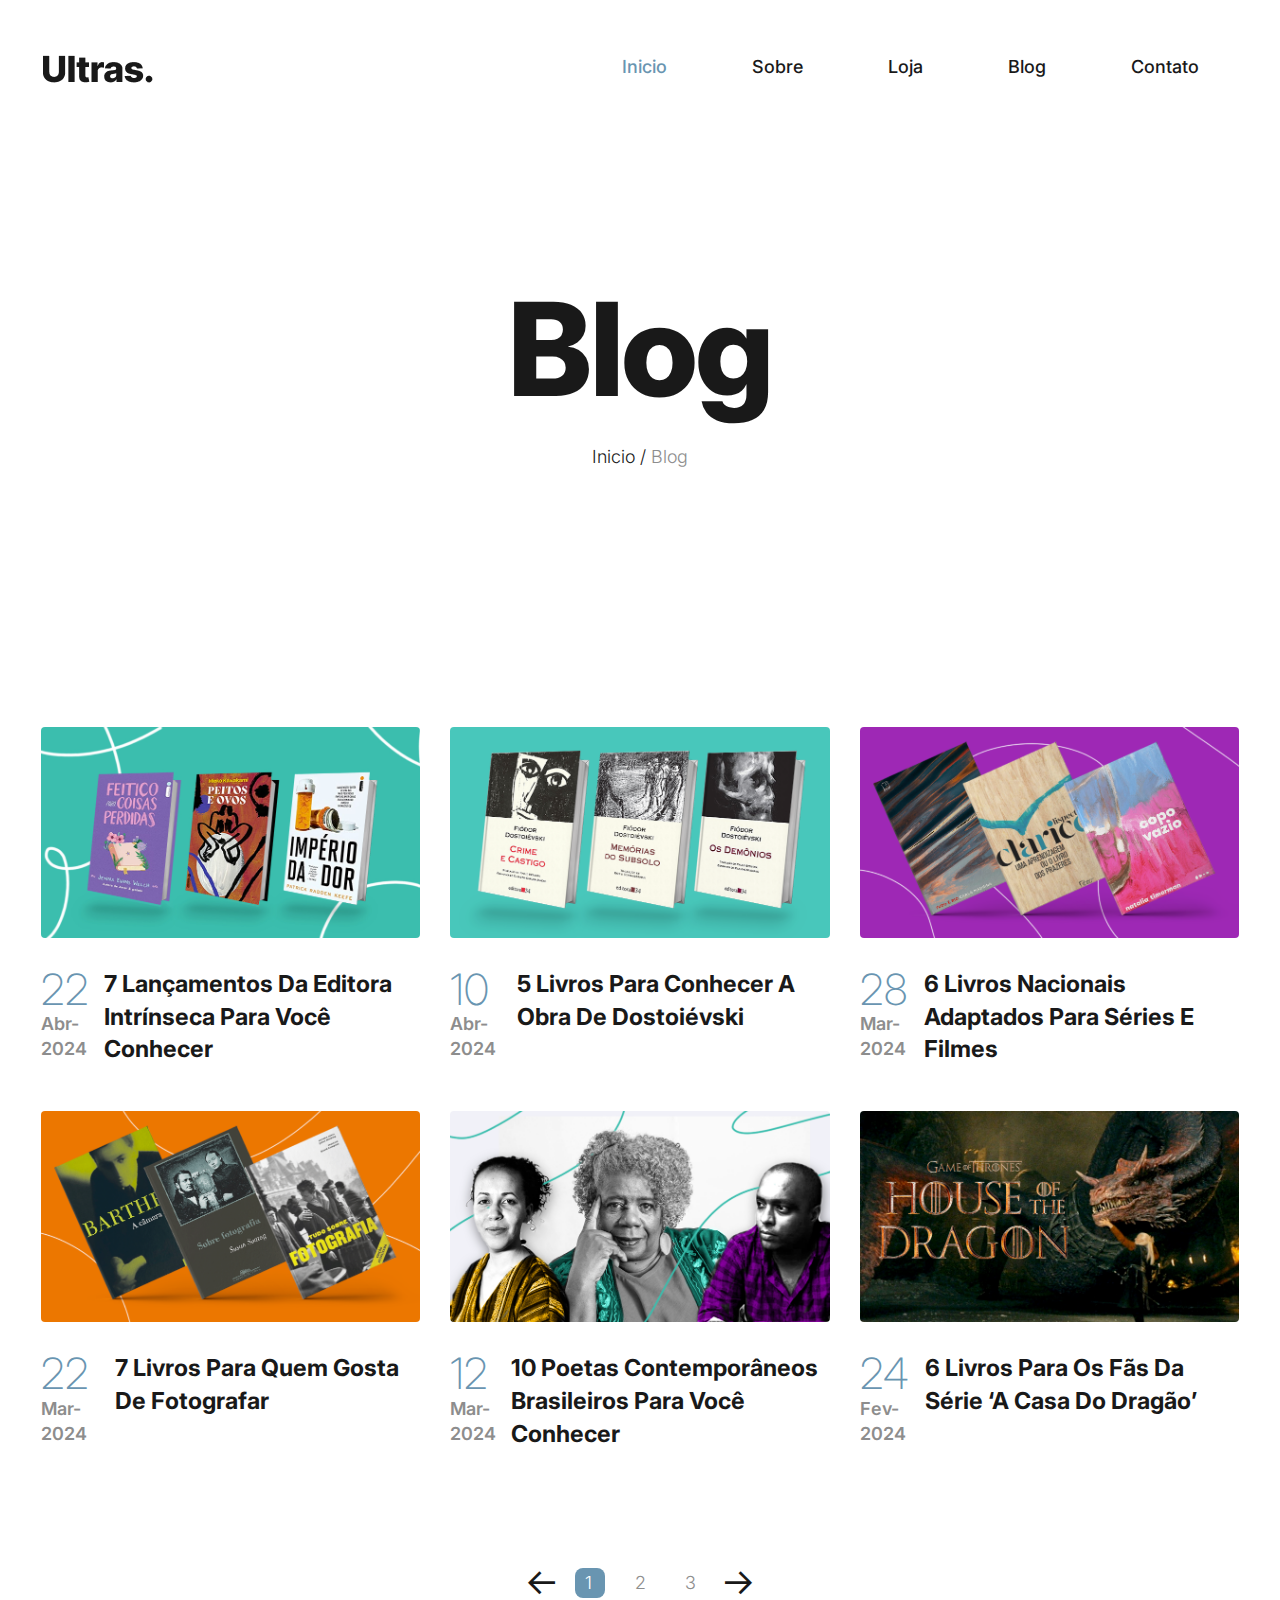
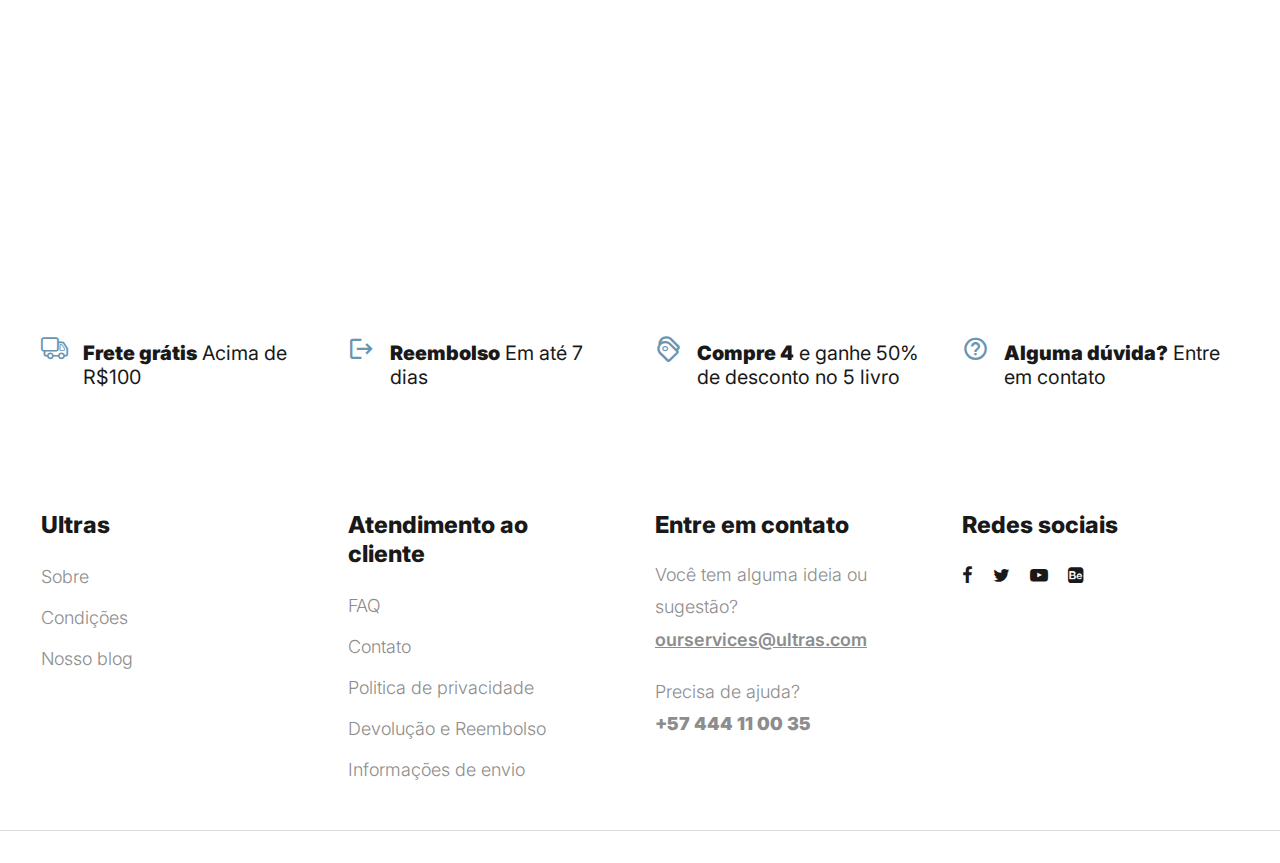
<file: blog.html>
<!DOCTYPE html>
<html lang="en">
  <head>
    <title>Ultras - Clothing Store eCommerce Store HTML Website Template</title>
    <meta charset="utf-8">
    <meta http-equiv="X-UA-Compatible" content="IE=edge">
    <meta name="viewport" content="width=device-width, initial-scale=1.0">
    <meta name="format-detection" content="telephone=no">
    <meta name="apple-mobile-web-app-capable" content="yes">
    <meta name="author" content="">
    <meta name="keywords" content="">
    <meta name="description" content="">
    <link rel="stylesheet" type="text/css" href="css/normalize.css">
    <link rel="stylesheet" type="text/css" href="icomoon/icomoon.css">
    <link rel="stylesheet" type="text/css" media="all" href="https://maxcdn.bootstrapcdn.com/font-awesome/4.7.0/css/font-awesome.min.css">
    <link rel="stylesheet" type="text/css" href="css/vendor.css">
    <link rel="stylesheet" type="text/css" href="style.css">
    <link rel="preconnect" href="https://fonts.googleapis.com">
    <link rel="preconnect" href="https://fonts.gstatic.com" crossorigin>
    <link href="https://fonts.googleapis.com/css2?family=Inter:wght@100;200;300;400;500;600;700;800;900&display=swap" rel="stylesheet">
    <!-- script
    ================================================== -->
    <script src="js/modernizr.js"></script>
  </head>
  <body>

    <div class="preloader-wrapper">
      <div class="preloader">
      </div>
    </div>

    <div class="search-popup">
      <div class="search-popup-container">

        <form role="search" method="get" class="search-form" action="">
          <input type="search" id="search-form" class="search-field" placeholder="Type and press enter" value="" name="s" />
          <button type="submit" class="search-submit"><a href="#"><i class="icon icon-search"></i></a></button>
        </form>

        <h5 class="cat-list-title">Browse Categories</h5>
        
        <ul class="cat-list">
          <li class="cat-list-item">
            <a href="shop.html" title="Men Jackets">Men Jackets</a>
          </li>
          <li class="cat-list-item">
            <a href="shop.html" title="Fashion">Fashion</a>
          </li>
          <li class="cat-list-item">
            <a href="shop.html" title="Casual Wears">Casual Wears</a>
          </li>
          <li class="cat-list-item">
            <a href="shop.html" title="Women">Women</a>
          </li>
          <li class="cat-list-item">
            <a href="shop.html" title="Trending">Trending</a>
          </li>
          <li class="cat-list-item">
            <a href="shop.html" title="Hoodie">Hoodie</a>
          </li>
          <li class="cat-list-item">
            <a href="shop.html" title="Kids">Kids</a>
          </li>
        </ul>
      </div>
    </div>

    <header id="header">
      <div id="header-wrap">
        <nav class="primary-nav padding-small">
          <div class="container">
            <div class="row d-flex align-items-center">
              <div class="col-lg-2 col-md-2">
                <div class="main-logo">
                  <a href="index.html">
                    <img src="imagens/logo-principal.png" alt="logo">
                  </a>
                </div>
              </div>
              <div class="col-lg-10 col-md-10">
                <div class="navbar">

                  <div id="main-nav" class="stellarnav d-flex justify-content-end right">
                    <ul class="menu-list">

                      <li><a href="index.html" class="item-anchor active">Inicio</a></li>

                      <li><a href="about.html" class="item-anchor" data-effect="About">Sobre</a></li>

                      <li><a href="shop.html" class="item-anchor">Loja</a></li>
                      
                      <li><a href="blog.html" class="item-anchor">Blog</a></li>
                     
                      <li><a href="contact.html" class="item-anchor" data-effect="Contact">Contato</a></li>

                    </ul>
                  </div>

                </div>
              </div>
            </div>
          </div>
        </nav>
      </div>
    </header>

    <section class="site-banner jarallax min-height300 padding-large" style="/*background: url(images/hero-image1.jpg) no-repeat; background-position: top;*/">
      <div class="container">
        <div class="row">
          <div class="col-md-12">
            <h1 class="page-title">Blog</h1>
            <div class="breadcrumbs">
              <span class="item">
                <a href="index.html">Inicio /</a>
              </span>
              <span class="item">Blog</span>
            </div>
          </div>
        </div>
      </div>
    </section>

    <section id="latest-blog" class="post-grid padding-large">
      <div class="container">
        <div class="row d-flex flex-wrap">
          <article class="col-md-4 post-item">
            <div class="image-holder zoom-effect">
              <a href="single-post.html">
                <img src="imagens/post_blog1.jpg" alt="post" class="post-image">
              </a>
            </div>
            <div class="post-content d-flex">
              <div class="meta-date">
                <div class="meta-day text-primary">22</div>
                <div class="meta-month">Abr-2024</div>
              </div>
              <div class="post-header">
                <h3 class="post-title">
                  <a href="single-post.html">7 lançamentos da editora Intrínseca para você conhecer </a>
                </h3>
                 
              </div>
            </div>
          </article>
          <article class="col-md-4 post-item">
            <div class="image-holder zoom-effect">
              <a href="single-post.html">
                <img src="imagens/post-blog2.jpg" alt="post" class="post-image">
              </a>
            </div>
            <div class="post-content d-flex">
              <div class="meta-date">
                <div class="meta-day text-primary">10</div>
                <div class="meta-month">Abr-2024</div>
              </div>
              <div class="post-header">
                <h3 class="post-title">
                  <a href="single-post.html">5 livros para conhecer a obra de Dostoiévski</a>
                </h3>
              </div>
            </div>
          </article>
          <article class="col-md-4 post-item">
            <div class="image-holder zoom-effect">
              <a href="single-post.html">
                <img src="imagens/post-blog3.png" alt="post" class="post-image">
              </a>
            </div>
            <div class="post-content d-flex">
              <div class="meta-date">
                <div class="meta-day text-primary">28</div>
                <div class="meta-month">Mar-2024</div>
              </div>
              <div class="post-header">
                <h3 class="post-title">
                  <a href="single-post.html">6 livros nacionais adaptados para séries e filmes</a>
                </h3>
 
              </div>
            </div>
          </article>
          <article class="col-md-4 post-item">
            <div class="image-holder zoom-effect">
              <a href="single-post.html">
                <img src="imagens/post-blog4.png" alt="post" class="post-image">
              </a>
            </div>
            <div class="post-content d-flex">
              <div class="meta-date">
                <div class="meta-day text-primary">22</div>
                <div class="meta-month">Mar-2024</div>
              </div>
              <div class="post-header">
                <h3 class="post-title">
                  <a href="single-post.html">7 livros para quem gosta de fotografar</a>
                </h3>
 
              </div>
            </div>
          </article>
          <article class="col-md-4 post-item">
            <div class="image-holder zoom-effect">
              <a href="single-post.html">
                <img src="imagens/post-blog5.png" alt="post" class="post-image">
              </a>
            </div>
            <div class="post-content d-flex">
              <div class="meta-date">
                <div class="meta-day text-primary">12</div>
                <div class="meta-month">Mar-2024</div>
              </div>
              <div class="post-header">
                <h3 class="post-title">
                  <a href="single-post.html">10 poetas contemporâneos brasileiros para você conhecer</a>
                </h3>
 
              </div>
            </div>
          </article>
          <article class="col-md-4 post-item">
            <div class="image-holder zoom-effect">
              <a href="single-post.html">
                <img src="imagens/post_blog6.png" alt="post" class="post-image">
              </a>
            </div>
            <div class="post-content d-flex">
              <div class="meta-date">
                <div class="meta-day text-primary">24</div>
                <div class="meta-month">Fev-2024</div>
              </div>
              <div class="post-header">
                <h3 class="post-title">
                  <a href="single-post.html">6 Livros para os fãs da série ‘A Casa do Dragão’</a>
                </h3>

              </div>
            </div>
          </article>
          <!--
          <article class="col-md-4 post-item">
            <div class="image-holder zoom-effect">
              <a href="single-post.html">
                <img src="images/post-img3.jpg" alt="post" class="post-image">
              </a>
            </div>
            <div class="post-content d-flex">
              <div class="meta-date">
                <div class="meta-day text-primary">28</div>
                <div class="meta-month">Aug-2021</div>
              </div>
              <div class="post-header">
                <h3 class="post-title">
                  <a href="single-post.html">types of comfortable clothes ideas for women</a>
                </h3>
                <a href="blog.html" class="blog-categories">Inspiration</a>
              </div>
            </div>
          </article>
          <article class="col-md-4 post-item">
            <div class="image-holder zoom-effect">
              <a href="single-post.html">
                <img src="images/post-img1.jpg" alt="post" class="post-image">
              </a>
            </div>
            <div class="post-content d-flex">
              <div class="meta-date">
                <div class="meta-day text-primary">28</div>
                <div class="meta-month">Aug-2021</div>
              </div>
              <div class="post-header">
                <h3 class="post-title">
                  <a href="single-post.html">types of comfortable clothes ideas for women</a>
                </h3>
                <a href="blog.html" class="blog-categories">Inspiration</a>
              </div>
            </div>
          </article>
          <article class="col-md-4 post-item">
            <div class="image-holder zoom-effect">
              <a href="single-post.html">
                <img src="images/post-img2.jpg" alt="post" class="post-image">
              </a>
            </div>
            <div class="post-content d-flex">
              <div class="meta-date">
                <div class="meta-day text-primary">28</div>
                <div class="meta-month">Aug-2021</div>
              </div>
              <div class="post-header">
                <h3 class="post-title">
                  <a href="single-post.html">types of comfortable clothes ideas for women</a>
                </h3>
                <a href="blog.html" class="blog-categories">Inspiration</a>
              </div>
            </div>
          </article> -->
        </div>


        <nav class="navigation paging-navigation text-center padding-medium" role="navigation">
          <div class="pagination loop-pagination d-flex justify-content-center">
            <a href="#" class="pagination-arrow d-flex align-items-center">
              <i class="icon icon-arrow-left"></i>
            </a>
            <span aria-current="page" class="page-numbers current">1</span>
            <a class="page-numbers" href="#">2</a>
            <a class="page-numbers" href="#">3</a>
            <a href="#" class="pagination-arrow d-flex align-items-center">
              <i class="icon icon-arrow-right"></i>
            </a>
          </div>
        </nav>
      </div>
    </section>

    <!--
    <section id="brand-collection" class="padding-medium bg-light-grey">
      <div class="container">
        <div class="d-flex flex-wrap justify-content-between">
          <img src="images/brand1.png" alt="phone" class="brand-image">
          <img src="images/brand2.png" alt="phone" class="brand-image">
          <img src="images/brand3.png" alt="phone" class="brand-image">
          <img src="images/brand4.png" alt="phone" class="brand-image">
          <img src="images/brand5.png" alt="phone" class="brand-image">
        </div>
      </div>
    </section> -->

    <section id="shipping-information" class="padding-large">
      <div class="container">
        <div class="row d-flex flex-wrap align-items-center justify-content-between">
          <div class="col-md-3 col-sm-6">
            <div class="icon-box">
              <i class="icon icon-truck"></i>
              <h4 class="block-title">
                <strong>Frete grátis</strong> Acima de R$100
              </h4>
            </div>
          </div>
          <div class="col-md-3 col-sm-6">
            <div class="icon-box">
              <i class="icon icon-return"></i>
              <h4 class="block-title">
                <strong>Reembolso</strong> Em até 7 dias
              </h4>
            </div>
          </div>
          <div class="col-md-3 col-sm-6">
            <div class="icon-box">
              <i class="icon icon-tags1"></i>
              <h4 class="block-title">
                <strong>Compre 4</strong> e ganhe 50% de desconto no 5 livro
              </h4>
            </div>
          </div>
          <div class="col-md-3 col-sm-6">
            <div class="icon-box">
              <i class="icon icon-help_outline"></i>
              <h4 class="block-title">
                <strong>Alguma dúvida?</strong> Entre em contato
              </h4>
            </div>
          </div>
        </div>
      </div>
    </section>

       <footer id="footer">
      <div class="container">
        <div class="footer-menu-list">
          <div class="row d-flex flex-wrap justify-content-between">
            <div class="col-lg-3 col-md-6 col-sm-6">
              <div class="footer-menu">
                <h5 class="widget-title">Ultras</h5>
                <ul class="menu-list list-unstyled">
                  <li class="menu-item">
                    <a href="about.html">Sobre</a>
                  </li>
                  <li class="menu-item">
                    <a href="#">Condições </a>
                  </li>
                  <li class="menu-item">
                    <a href="blog.html">Nosso blog</a>
                  </li>
                
                </ul>
              </div>
            </div>
            <div class="col-lg-3 col-md-6 col-sm-6">
              <div class="footer-menu">
                <h5 class="widget-title">Atendimento ao cliente</h5>
                <ul class="menu-list list-unstyled">
                  <li class="menu-item">
                    <a href="faqs.html">FAQ</a>
                  </li>
                  <li class="menu-item">
                    <a href="contact.html">Contato</a>
                  </li>
                  <li class="menu-item">
                    <a href="#">Politica de privacidade</a>
                  </li>
                  <li class="menu-item">
                    <a href="#">Devolução e Reembolso</a>
                  </li>
                  <li class="menu-item">
                    <a href="#">Informações de envio</a>
                  </li>
                </ul>
              </div>
            </div>
            <div class="col-lg-3 col-md-6 col-sm-6">
              <div class="footer-menu">
                <h5 class="widget-title">Entre em contato</h5>
                <p>Você tem alguma ideia ou sugestão? <a href="#" class="email">ourservices@ultras.com</a>
                </p>
                <p>Precisa de ajuda? <br>
                  <strong>+57 444 11 00 35</strong>
                </p>
              </div>
            </div>
            <div class="col-lg-3 col-md-6 col-sm-6">
              <div class="footer-menu">
                <h5 class="widget-title">Redes sociais</h5>

                <div class="social-links">
                  <ul class="d-flex list-unstyled">
                    <li>
                      <a href="#">
                        <i class="icon icon-facebook"></i>
                      </a>
                    </li>
                    <li>
                      <a href="#">
                        <i class="icon icon-twitter"></i>
                      </a>
                    </li>
                    <li>
                      <a href="#">
                        <i class="icon icon-youtube-play"></i>
                      </a>
                    </li>
                    <li>
                      <a href="#">
                        <i class="icon icon-behance-square"></i>
                      </a>
                    </li>
                  </ul>
                </div>
              </div>
            </div>
          </div>
        </div>
      </div>
      <hr>
    </footer>

    <script src="js/jquery-1.11.0.min.js"></script>
    <script src="js/plugins.js"></script>
    <script src="js/script.js"></script>
  </body>
</html>
</file>
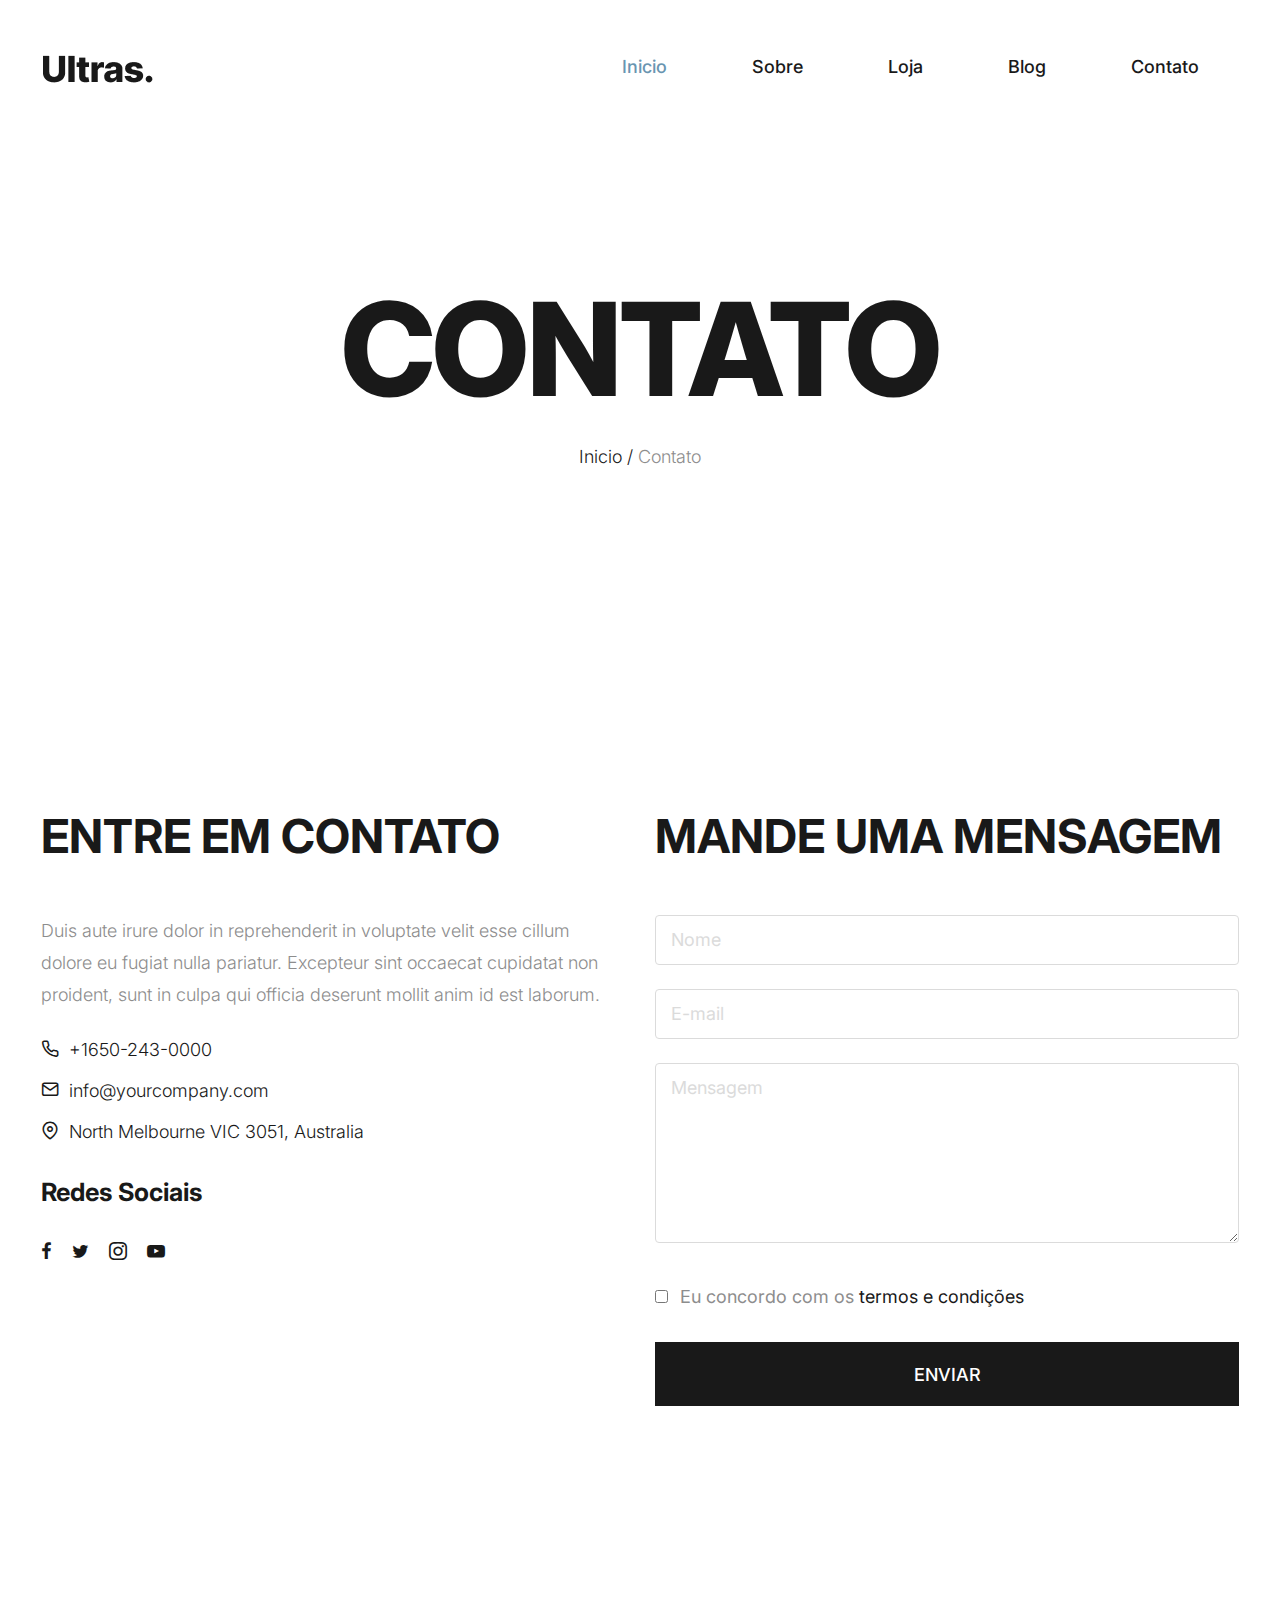
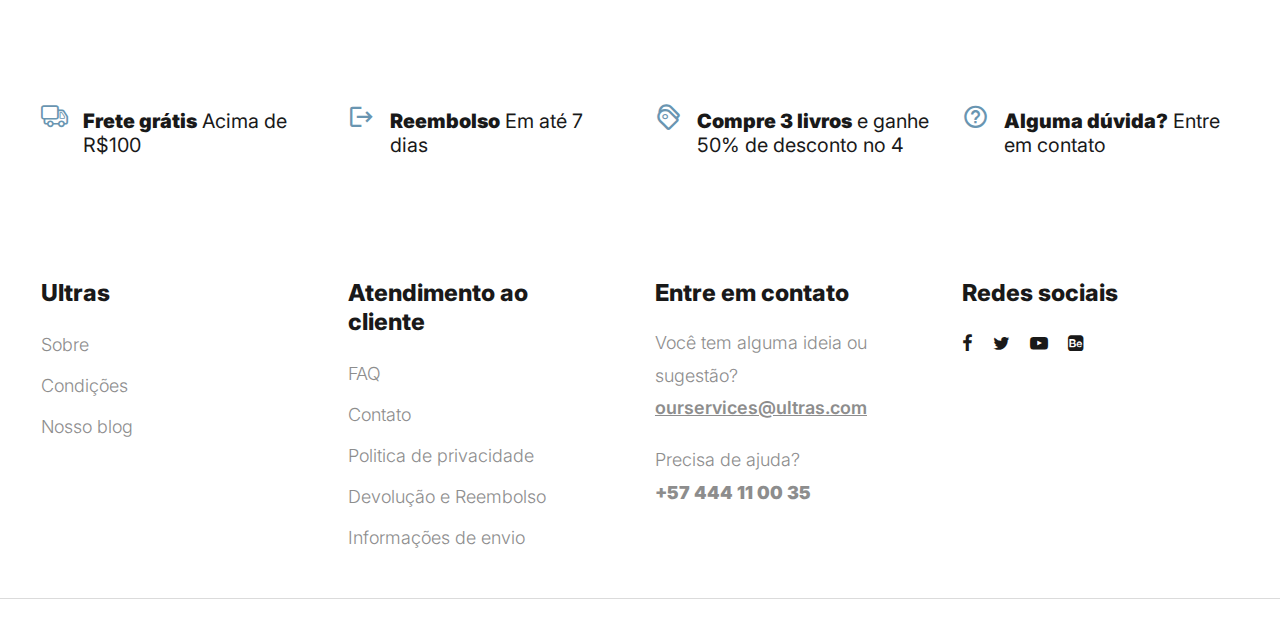
<file: contact.html>
<!DOCTYPE html>
<html lang="en">
  <head>
    <title>Ultras - Clothing Store eCommerce Store HTML Website Template</title>
    <meta charset="utf-8">
    <meta http-equiv="X-UA-Compatible" content="IE=edge">
    <meta name="viewport" content="width=device-width, initial-scale=1.0">
    <meta name="format-detection" content="telephone=no">
    <meta name="apple-mobile-web-app-capable" content="yes">
    <meta name="author" content="">
    <meta name="keywords" content="">
    <meta name="description" content="">
    <link rel="stylesheet" type="text/css" href="css/normalize.css">
    <link rel="stylesheet" type="text/css" href="icomoon/icomoon.css">
    <link rel="stylesheet" type="text/css" media="all" href="https://maxcdn.bootstrapcdn.com/font-awesome/4.7.0/css/font-awesome.min.css">
    <link rel="stylesheet" type="text/css" href="css/vendor.css">
    <link rel="stylesheet" type="text/css" href="style.css">
    <link rel="preconnect" href="https://fonts.googleapis.com">
    <link rel="preconnect" href="https://fonts.gstatic.com" crossorigin>
    <link href="https://fonts.googleapis.com/css2?family=Inter:wght@100;200;300;400;500;600;700;800;900&display=swap" rel="stylesheet">
    <!-- script
    ================================================== -->
    <script src="js/modernizr.js"></script>
  </head>
  <body>

    <div class="preloader-wrapper">
      <div class="preloader">
      </div>
    </div>

    <header id="header">
      <div id="header-wrap">
        <nav class="primary-nav padding-small">
          <div class="container">
            <div class="row d-flex align-items-center">
              <div class="col-lg-2 col-md-2">
                <div class="main-logo">
                  <a href="index.html">
                    <img src="imagens/logo-principal.png" alt="logo">
                  </a>
                </div>
              </div>
              <div class="col-lg-10 col-md-10">
                <div class="navbar">

                  <div id="main-nav" class="stellarnav d-flex justify-content-end right">
                    <ul class="menu-list">

                      <li><a href="index.html" class="item-anchor active">Inicio</a></li>

                      <li><a href="about.html" class="item-anchor" data-effect="About">Sobre</a></li>

                      <li><a href="shop.html" class="item-anchor">Loja</a></li>
                      
                      <li><a href="blog.html" class="item-anchor">Blog</a></li>
                     
                      <li><a href="contact.html" class="item-anchor" data-effect="Contact">Contato</a></li>

                    </ul>
                  </div>

                </div>
              </div>
            </div>
          </div>
        </nav>
      </div>
    </header>

    <section class="site-banner jarallax padding-large" style="/*background: url(images/hero-image.jpg) no-repeat; background-position: top;*/background-color: --dark-color;">
      <div class="container">
        <div class="row">
          <div class="col-md-12">
            <h1 class="page-title">CONTATO</h1>
            <div class="breadcrumbs">
              <span class="item">
                <a href="index.html">Inicio /</a>
              </span>
              <span class="item">Contato</span>
            </div>
          </div>
        </div>
      </div>
    </section>

    <section class="contact-information padding-large">
      <div class="container">
        <div class="row">
          <div class="col-md-6">
            <div class="section-header">
              <h2 class="section-title">ENTRE EM CONTATO</h2>
            </div>
            <div class="contact-detail">
              <div class="detail-list">
                <p>Duis aute irure dolor in reprehenderit in voluptate velit esse cillum dolore eu fugiat nulla pariatur. Excepteur sint occaecat cupidatat non proident, sunt in culpa qui officia deserunt mollit anim id est laborum.</p>
                <ul class="list-unstyled list-icon">
                  <li>
                    <a href="#"><i class="icon icon-phone"></i>+1650-243-0000</a>
                  </li>
                  <li>
                    <a href="mailto:info@yourcompany.com"><i class="icon icon-mail"></i>info@yourcompany.com</a>
                  </li>
                  <li>
                    <a href="#"><i class="icon icon-map-pin"></i>North Melbourne VIC 3051, Australia</a>
                  </li>
                </ul>
              </div>
              <div class="social-links">
                <h3>Redes Sociais</h3>
                <ul class="d-flex list-unstyled">
                  <li><a href="#" class="icon icon-facebook"></a></li>
                  <li><a href="#" class="icon icon-twitter"></a></li>
                  <li><a href="#" class="icon icon-instagram"></a></li>
                  <li><a href="#" class="icon icon-youtube-play"></a></li>
                </ul>
              </div>
            </div>
          </div>
          <div class="col-md-6">
            <div class="contact-information">
              <div class="section-header">
                <h2 class="section-title">MANDE UMA MENSAGEM</h2>
              </div>
              <form name="contactform" action="contact.php" method="post" class="contact-form">
                <div class="form-item">
                  <input type="text" minlength="2" name="name" placeholder="Nome" class="u-full-width bg-light" required>
                  <input type="email" name="email" placeholder="E-mail" class="u-full-width bg-light" required>
                  <textarea class="u-full-width bg-light" name="message" placeholder="Mensagem" style="height: 180px;" required></textarea>
                </div>
                <label>
                  <input type="checkbox" required>
                  <span class="label-body">Eu concordo com os <a href="#">termos e condições</a>
                  </span>
                </label>
                <button type="submit" name="submit" class="btn btn-dark btn-full btn-medium">Enviar</button>
              </form>
            </div>
          </div>
        </div>
      </div>
    </section>

    <!--
    <section class="google-map">
      <div class="mapouter">
        <div class="gmap_canvas">
          <iframe width="100%" height="500" id="gmap_canvas" src="https://maps.google.com/maps?q=2880%20Broadway,%20New%20York&t=&z=13&ie=UTF8&iwloc=&output=embed" frameborder="0" scrolling="no" marginheight="0" marginwidth="0"></iframe>
          <a href="https://getasearch.com/fmovies"></a>
          <br>
          <style>
            .mapouter {
              position: relative;
              text-align: right;
              height: 500px;
              width: 100%;
            }
          </style>
          <a href="https://www.embedgooglemap.net">embedgooglemap.net</a>
          <style>
            .gmap_canvas {
              overflow: hidden;
              background: none !important;
              height: 500px;
              width: 100%;
            }
          </style>
        </div>
      </div>
    </section>
  
    <section id="brand-collection" class="padding-medium bg-light-grey">
      <div class="container">
        <div class="d-flex flex-wrap justify-content-between">
          <img src="images/brand1.png" alt="phone" class="brand-image">
          <img src="images/brand2.png" alt="phone" class="brand-image">
          <img src="images/brand3.png" alt="phone" class="brand-image">
          <img src="images/brand4.png" alt="phone" class="brand-image">
          <img src="images/brand5.png" alt="phone" class="brand-image">
        </div>
      </div>
    </section>
  -->
    <section id="shipping-information" class="padding-large">
      <div class="container">
        <div class="row d-flex flex-wrap align-items-center justify-content-between">
          <div class="col-md-3 col-sm-6">
            <div class="icon-box">
              <i class="icon icon-truck"></i>
              <h4 class="block-title">
                <strong>Frete grátis</strong> Acima de R$100
              </h4>
            </div>
          </div>
          <div class="col-md-3 col-sm-6">
            <div class="icon-box">
              <i class="icon icon-return"></i>
              <h4 class="block-title">
                <strong>Reembolso</strong> Em até 7 dias
              </h4>
            </div>
          </div>
          <div class="col-md-3 col-sm-6">
            <div class="icon-box">
              <i class="icon icon-tags1"></i>
              <h4 class="block-title">
                <strong>Compre 3 livros</strong> e ganhe 50% de desconto no 4
              </h4>
            </div>
          </div>
          <div class="col-md-3 col-sm-6">
            <div class="icon-box">
              <i class="icon icon-help_outline"></i>
              <h4 class="block-title">
                <strong>Alguma dúvida?</strong> Entre em contato
              </h4>
            </div>
          </div>
        </div>
      </div>
    </section>

    <footer id="footer">
      <div class="container">
        <div class="footer-menu-list">
          <div class="row d-flex flex-wrap justify-content-between">
            <div class="col-lg-3 col-md-6 col-sm-6">
              <div class="footer-menu">
                <h5 class="widget-title">Ultras</h5>
                <ul class="menu-list list-unstyled">
                  <li class="menu-item">
                    <a href="about.html">Sobre</a>
                  </li>
                  <li class="menu-item">
                    <a href="#">Condições </a>
                  </li>
                  <li class="menu-item">
                    <a href="blog.html">Nosso blog</a>
                  </li>
                
                </ul>
              </div>
            </div>
            <div class="col-lg-3 col-md-6 col-sm-6">
              <div class="footer-menu">
                <h5 class="widget-title">Atendimento ao cliente</h5>
                <ul class="menu-list list-unstyled">
                  <li class="menu-item">
                    <a href="faqs.html">FAQ</a>
                  </li>
                  <li class="menu-item">
                    <a href="contact.html">Contato</a>
                  </li>
                  <li class="menu-item">
                    <a href="#">Politica de privacidade</a>
                  </li>
                  <li class="menu-item">
                    <a href="#">Devolução e Reembolso</a>
                  </li>
                  <li class="menu-item">
                    <a href="#">Informações de envio</a>
                  </li>
                </ul>
              </div>
            </div>
            <div class="col-lg-3 col-md-6 col-sm-6">
              <div class="footer-menu">
                <h5 class="widget-title">Entre em contato</h5>
                <p>Você tem alguma ideia ou sugestão? <a href="#" class="email">ourservices@ultras.com</a>
                </p>
                <p>Precisa de ajuda? <br>
                  <strong>+57 444 11 00 35</strong>
                </p>
              </div>
            </div>
            <div class="col-lg-3 col-md-6 col-sm-6">
              <div class="footer-menu">
                <h5 class="widget-title">Redes sociais</h5>

                <div class="social-links">
                  <ul class="d-flex list-unstyled">
                    <li>
                      <a href="#">
                        <i class="icon icon-facebook"></i>
                      </a>
                    </li>
                    <li>
                      <a href="#">
                        <i class="icon icon-twitter"></i>
                      </a>
                    </li>
                    <li>
                      <a href="#">
                        <i class="icon icon-youtube-play"></i>
                      </a>
                    </li>
                    <li>
                      <a href="#">
                        <i class="icon icon-behance-square"></i>
                      </a>
                    </li>
                  </ul>
                </div>
              </div>
            </div>
          </div>
        </div>
      </div>
      <hr>
    </footer>

    
    <script src="js/jquery-1.11.0.min.js"></script>
    <script src="js/plugins.js"></script>
    <script src="js/script.js"></script>
  </body>
</html>
</file>
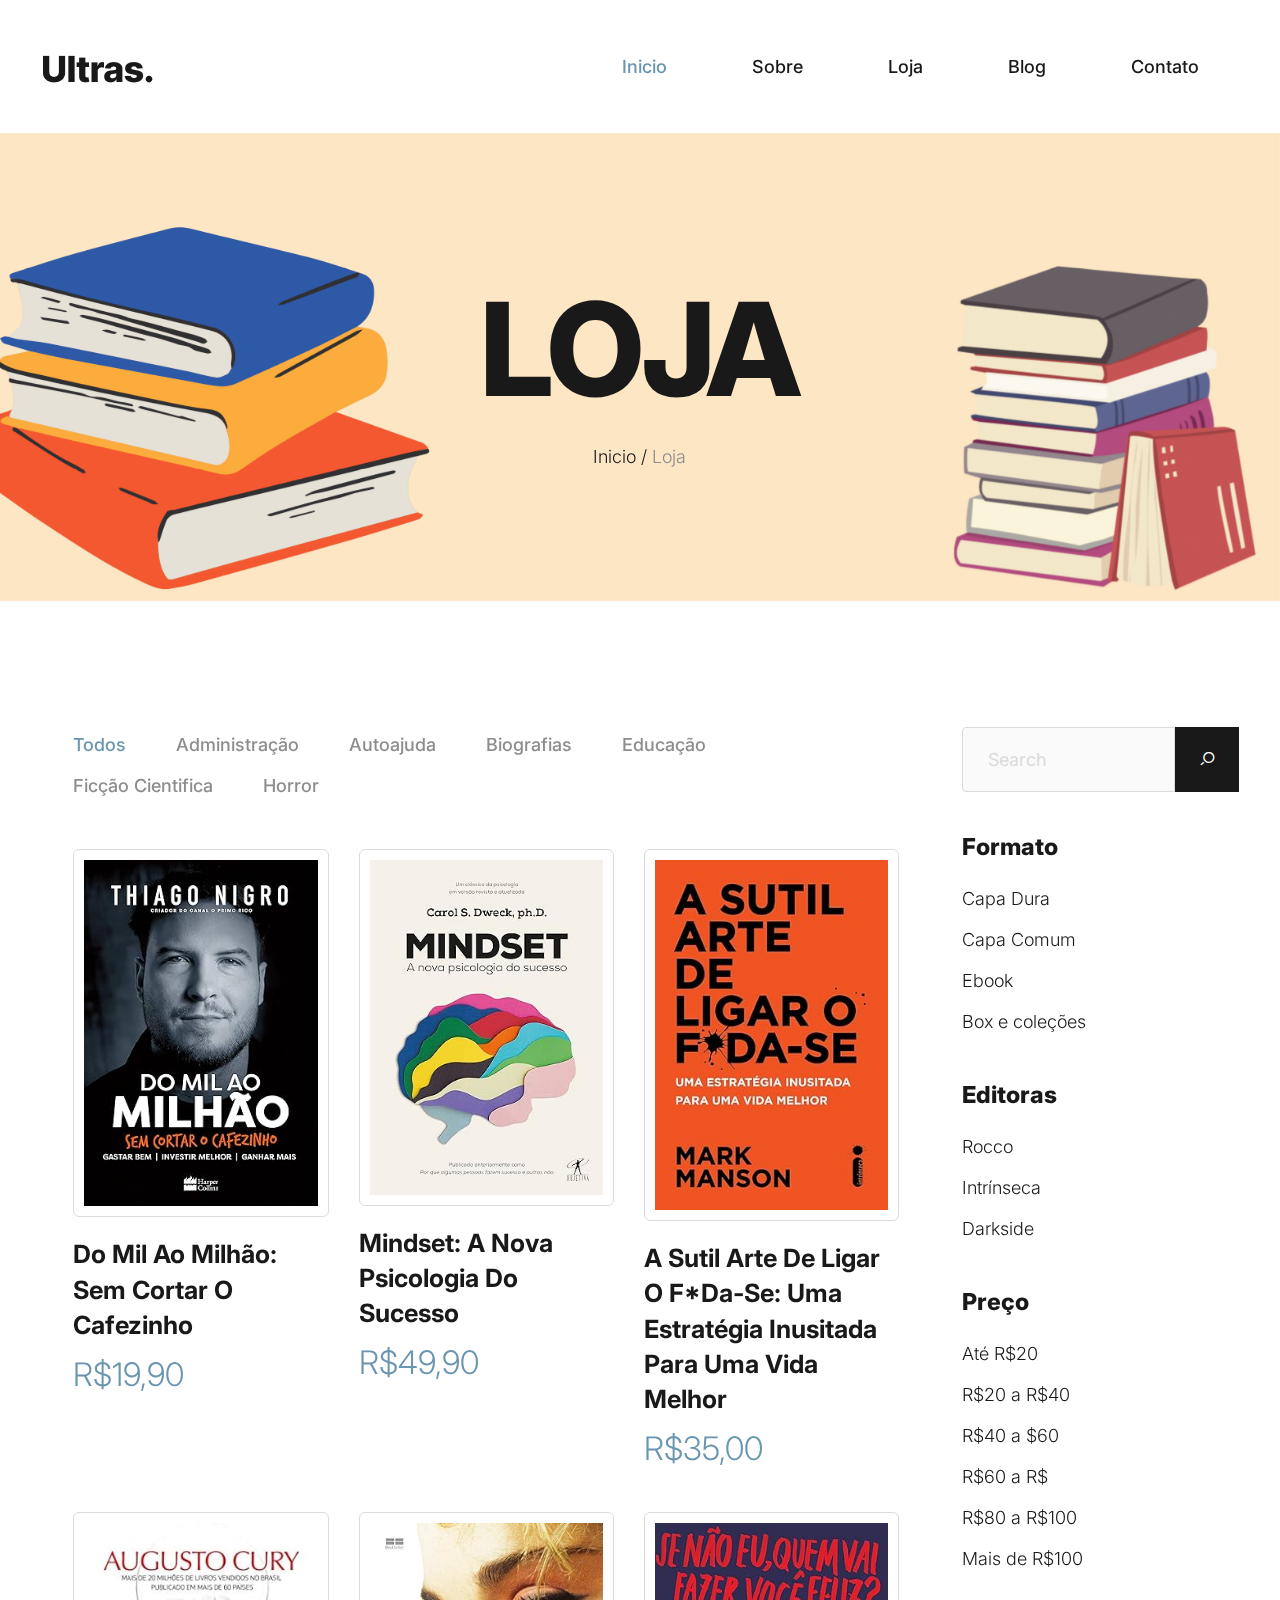
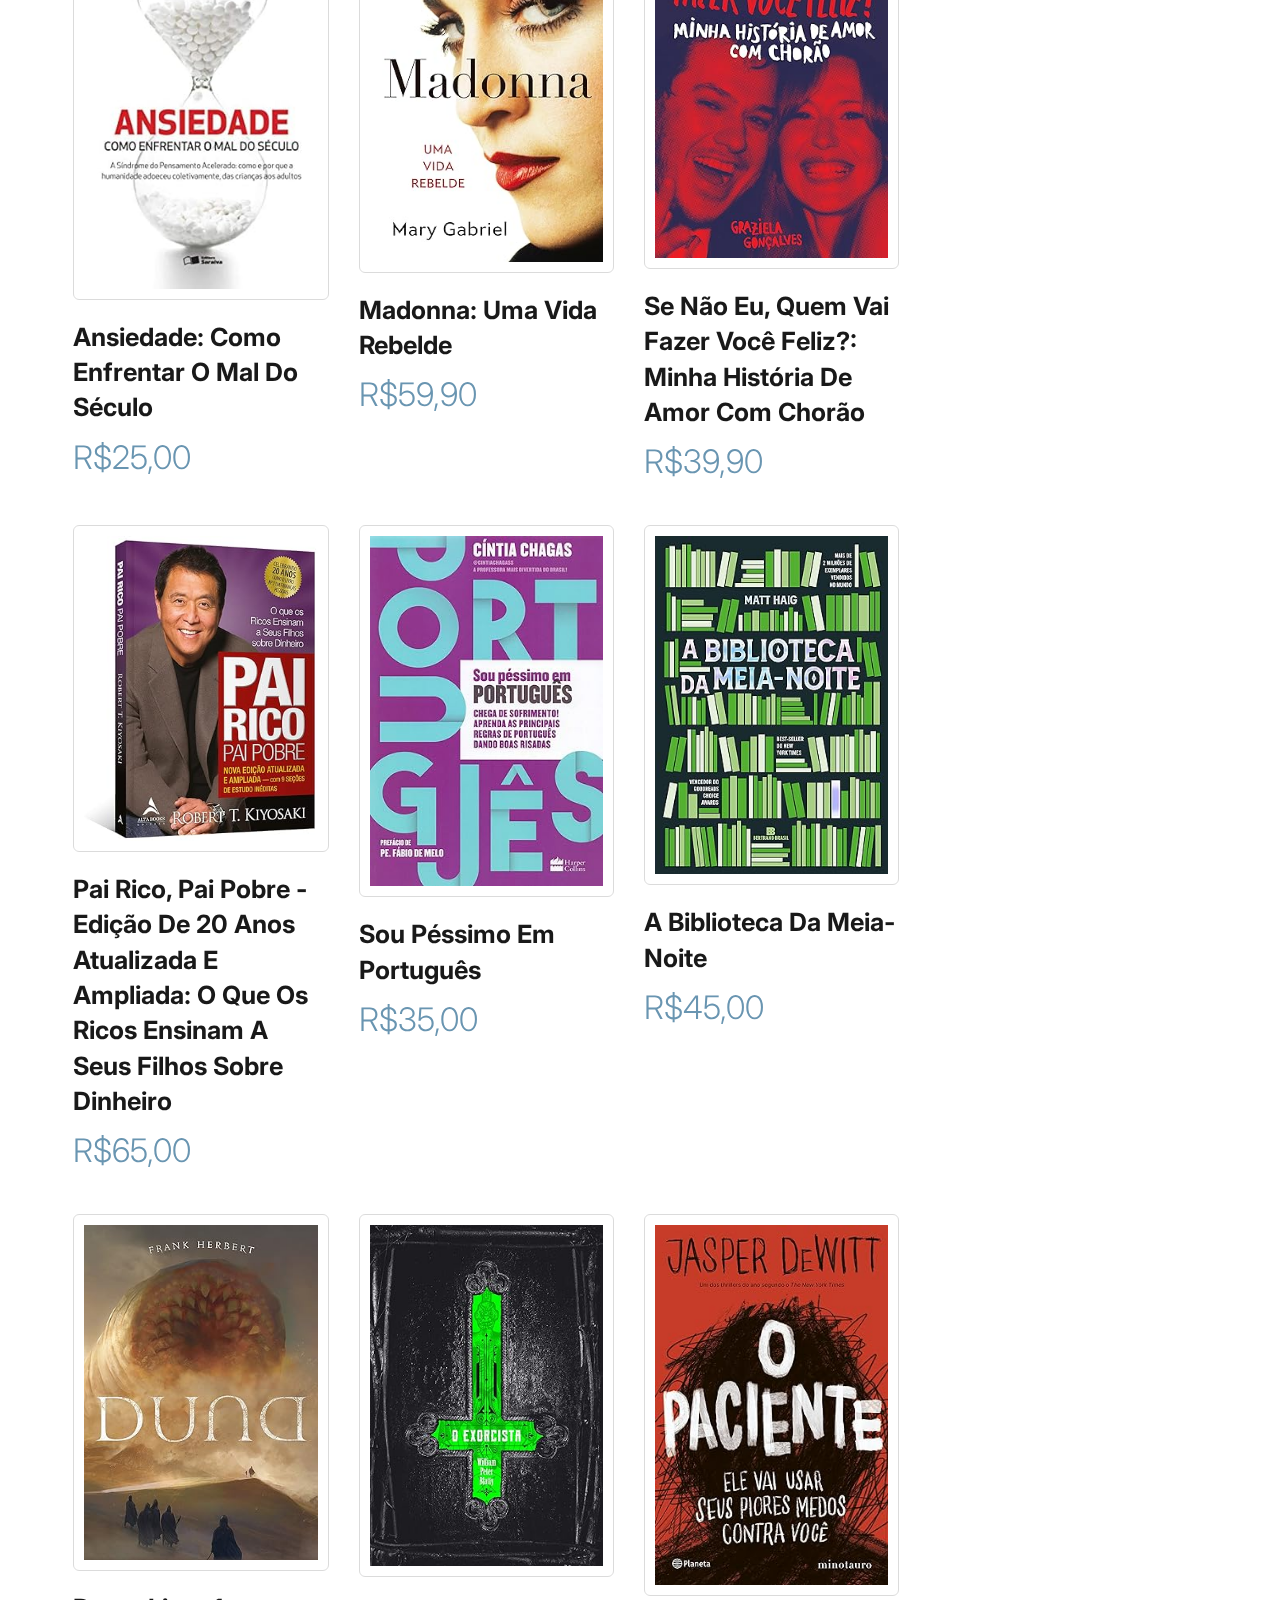
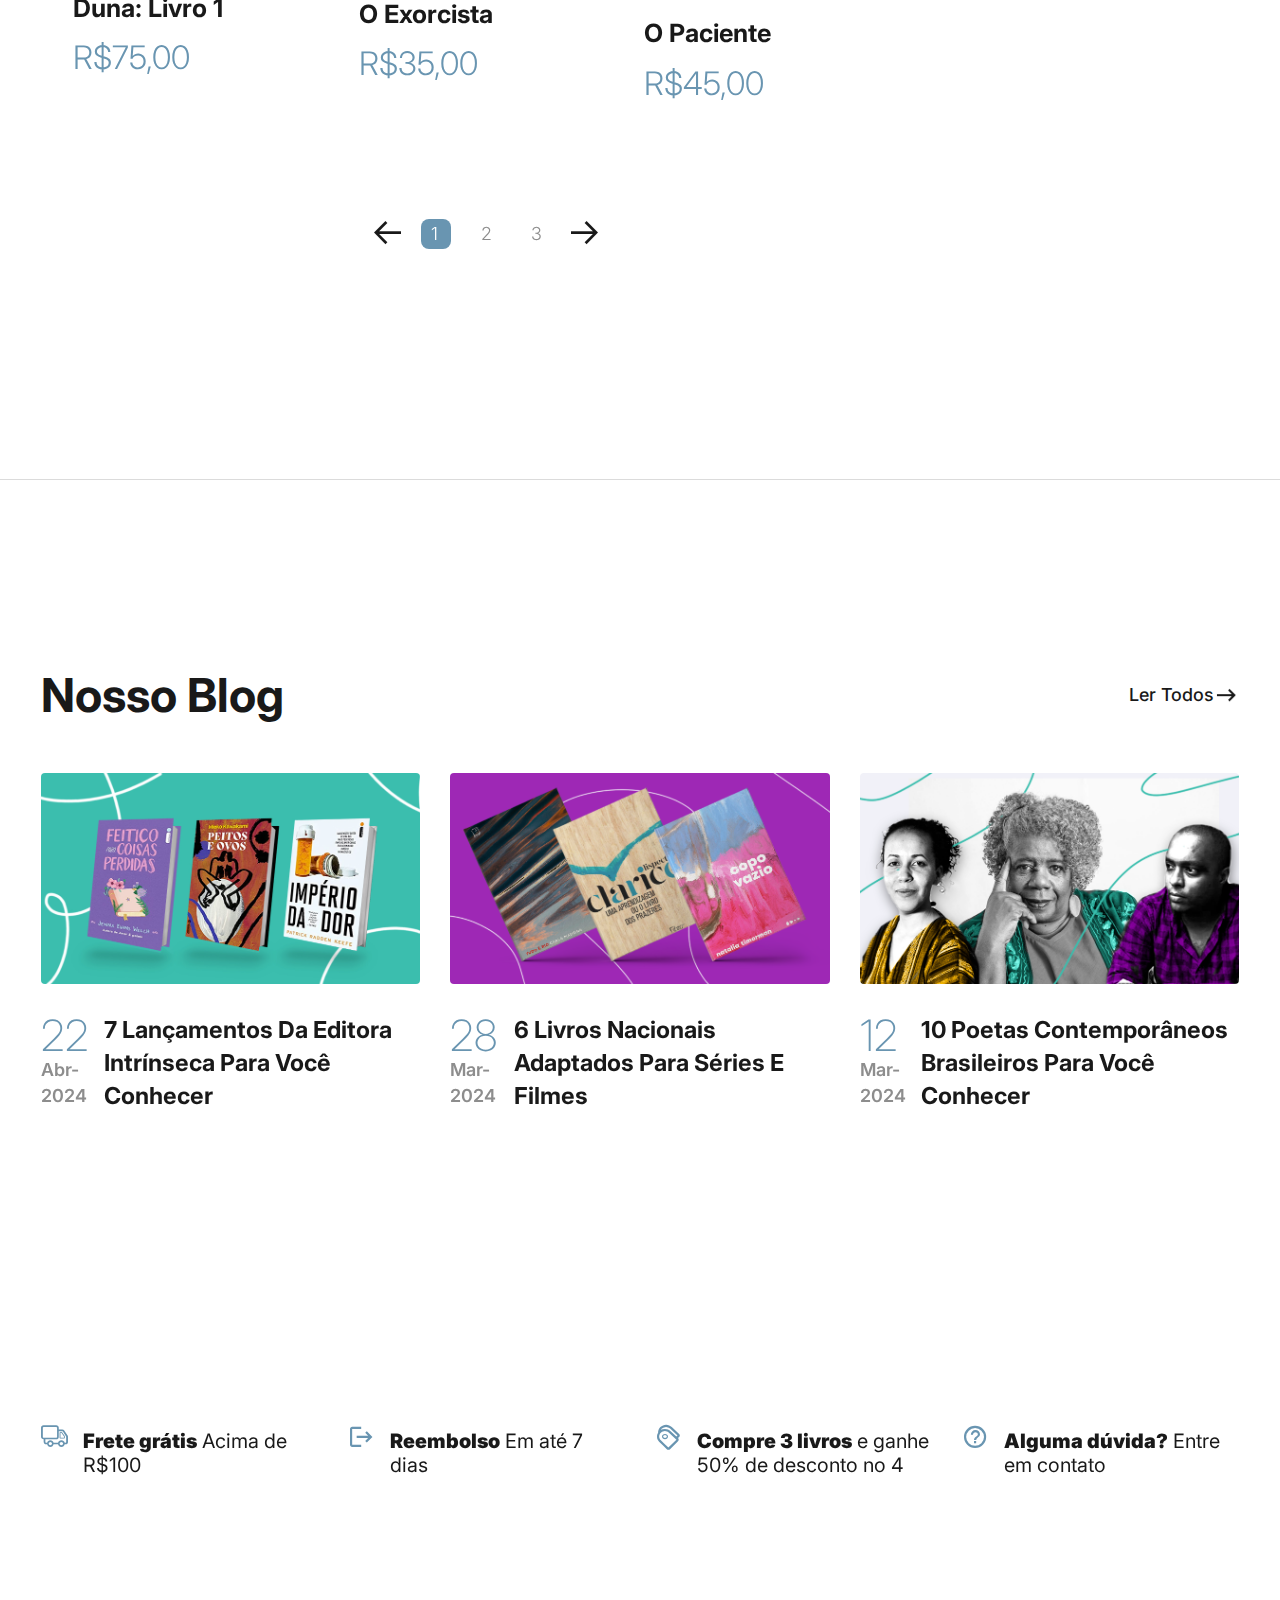
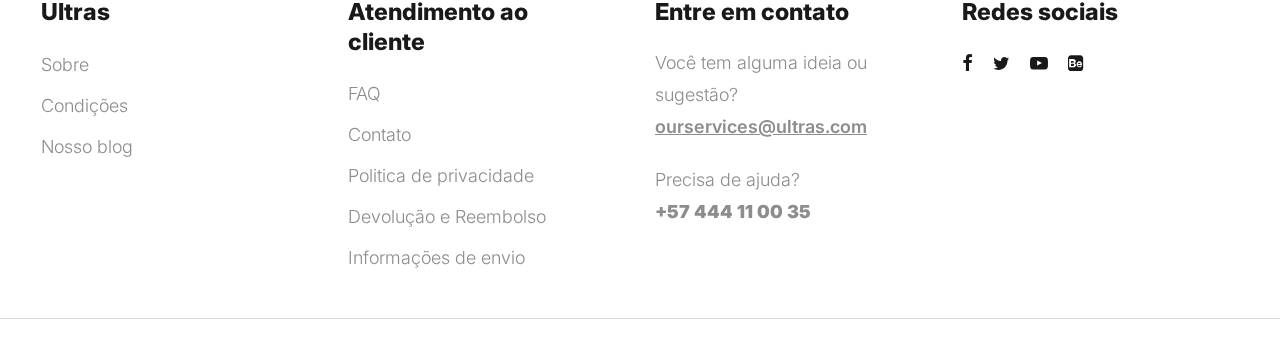
<file: shop.html>
<!DOCTYPE html>
<html lang="en">
  <head>
    <title>Ultras - Clothing Store eCommerce Store HTML Website Template</title>
    <meta charset="utf-8">
    <meta http-equiv="X-UA-Compatible" content="IE=edge">
    <meta name="viewport" content="width=device-width, initial-scale=1.0">
    <meta name="format-detection" content="telephone=no">
    <meta name="apple-mobile-web-app-capable" content="yes">
    <meta name="author" content="">
    <meta name="keywords" content="">
    <meta name="description" content="">
    <link rel="stylesheet" type="text/css" href="css/normalize.css">
    <link rel="stylesheet" type="text/css" href="icomoon/icomoon.css">
    <link rel="stylesheet" type="text/css" media="all" href="https://maxcdn.bootstrapcdn.com/font-awesome/4.7.0/css/font-awesome.min.css">
    <link rel="stylesheet" type="text/css" href="css/vendor.css">
    <link rel="stylesheet" type="text/css" href="style.css">
    <link rel="preconnect" href="https://fonts.googleapis.com">
    <link rel="preconnect" href="https://fonts.gstatic.com" crossorigin>
    <link href="https://fonts.googleapis.com/css2?family=Inter:wght@100;200;300;400;500;600;700;800;900&display=swap" rel="stylesheet">
    <!-- script
    ================================================== -->
    <script src="js/modernizr.js"></script>
  </head>
  <body>

    <div class="preloader-wrapper">
      <div class="preloader">
      </div>
    </div>

    <!--<div class="search-popup">
      <div class="search-popup-container">

        <form role="search" method="get" class="search-form" action="">
          <input type="search" id="search-form" class="search-field" placeholder="Type and press enter" value="" name="s" />
          <button type="submit" class="search-submit"><a href="#"><i class="icon icon-search"></i></a></button>
        </form>

        <h5 class="cat-list-title">Browse Categories</h5>
        
        <ul class="cat-list">
          <li class="cat-list-item">
            <a href="shop.html" title="Men Jackets">Men Jackets</a>
          </li>
          <li class="cat-list-item">
            <a href="shop.html" title="Fashion">Fashion</a>
          </li>
          <li class="cat-list-item">
            <a href="shop.html" title="Casual Wears">Casual Wears</a>
          </li>
          <li class="cat-list-item">
            <a href="shop.html" title="Women">Women</a>
          </li>
          <li class="cat-list-item">
            <a href="shop.html" title="Trending">Trending</a>
          </li>
          <li class="cat-list-item">
            <a href="shop.html" title="Hoodie">Hoodie</a>
          </li>
          <li class="cat-list-item">
            <a href="shop.html" title="Kids">Kids</a>
          </li>
        </ul>
      </div>
    </div>
  -->
  <header id="header">
    <div id="header-wrap">
      <nav class="primary-nav padding-small">
        <div class="container">
          <div class="row d-flex align-items-center">
            <div class="col-lg-2 col-md-2">
              <div class="main-logo">
                <a href="index.html">
                  <img src="imagens/logo-principal.png" alt="logo">
                </a>
              </div>
            </div>
            <div class="col-lg-10 col-md-10">
              <div class="navbar">

                <div id="main-nav" class="stellarnav d-flex justify-content-end right">
                  <ul class="menu-list">

                    <li><a href="index.html" class="item-anchor active">Inicio</a></li>

                    <li><a href="about.html" class="item-anchor" data-effect="About">Sobre</a></li>

                    <li><a href="shop.html" class="item-anchor">Loja</a></li>
                    
                    <li><a href="blog.html" class="item-anchor">Blog</a></li>
                   
                    <li><a href="contact.html" class="item-anchor" data-effect="Contact">Contato</a></li>

                  </ul>
                </div>

              </div>
            </div>
          </div>
        </div>
      </nav>
    </div>
  </header>



    <section class="site-banner jarallax min-height300 padding-large" style="background: url(imagens/banner-loja.png) no-repeat; background-position: top;">
      <div class="container">
        <div class="row">
          <div class="col-md-12">
            <h1 class="page-title">LOJA</h1>
            <div class="breadcrumbs">
              <span class="item">
                <a href="index.html">Inicio /</a>
              </span>
              <span class="item">Loja</span>
            </div>
          </div>
        </div>
      </div>
    </section>

    <div class="shopify-grid padding-large">
      <div class="container">
        <div class="row">

          <section id="selling-products" class="col-md-9 product-store">
            <div class="container">
              <ul class="tabs list-unstyled">
                <li data-tab-target="#all" class="active tab">Todos</li>
                <li data-tab-target="#shoes" class="tab">Administração</li>
                <li data-tab-target="#tshirts" class="tab">Autoajuda</li>
                <li data-tab-target="#pants" class="tab">Biografias</li>
                <li data-tab-target="#hoodie" class="tab">Educação</li>
                <li data-tab-target="#outer" class="tab">Ficção Cientifica</li>
                <li data-tab-target="#jackets" class="tab">Horror</li>
                <!--<li data-tab-target="#accessories" class="tab">Infantil</li>-->
              </ul>
              <div class="tab-content">
                <div id="all" data-tab-content class="active">
                  <div class="row d-flex flex-wrap">
                    <div class="product-item col-lg-4 col-md-6 col-sm-6">
                      <div class="image-holder">
                        <img src="imagens/prod_loja1.jpg" alt="Books" class="product-image">
                      </div>
                      <div class="cart-concern">
                        <div class="cart-button d-flex justify-content-between align-items-center">
                          <button type="button" class="btn-wrap cart-link d-flex align-items-center">carrinho <i class="icon icon-arrow-io"></i>
                          </button>
                          <button type="button" class="view-btn tooltip
                              d-flex">
                            <i class="icon icon-screen-full"></i>
                           
                          </button>
                          <button type="button" class="wishlist-btn">
                            <i class="icon icon-heart"></i>
                          </button>
                        </div>
                      </div>
                      <div class="product-detail">
                        <h3 class="product-title">
                          <a href="single-product.html">Do mil ao milhão: Sem cortar o cafezinho </a>
                        </h3>
                        <div class="item-price text-primary">R$19,90</div>
                      </div>
                    </div>
                    <div class="product-item col-lg-4 col-md-6 col-sm-6">
                      <div class="image-holder">
                        <img src="imagens/prod_loja2.jpg" alt="Books" class="product-image">
                      </div>
                      <div class="cart-concern">
                        <div class="cart-button d-flex justify-content-between align-items-center">
                          <button type="button" class="btn-wrap cart-link d-flex align-items-center">Carrinho <i class="icon icon-arrow-io"></i>
                          </button>
                          <button type="button" class="view-btn tooltip
                              d-flex">
                            <i class="icon icon-screen-full"></i>
                          </button>
                          <button type="button" class="wishlist-btn">
                            <i class="icon icon-heart"></i>
                          </button>
                        </div>
                      </div>
                      <div class="product-detail">
                        <h3 class="product-title">
                          <a href="single-product.html">Mindset: A nova psicologia do sucesso</a>
                        </h3>
                        <div class="item-price text-primary">R$49,90</div>
                      </div>
                    </div>
                    <div class="product-item col-lg-4 col-md-6 col-sm-6">
                      <div class="image-holder">
                        <img src="imagens/prod_loja3.jpg" alt="Books" class="product-image">
                      </div>
                      <div class="cart-concern">
                        <div class="cart-button d-flex justify-content-between align-items-center">
                          <button type="button" class="btn-wrap cart-link d-flex align-items-center">Carrinho <i class="icon icon-arrow-io"></i>
                          </button>
                          <button type="button" class="view-btn tooltip
                              d-flex">
                            <i class="icon icon-screen-full"></i>
                          </button>
                          <button type="button" class="wishlist-btn">
                            <i class="icon icon-heart"></i>
                          </button>
                        </div>
                      </div>
                      <div class="product-detail">
                        <h3 class="product-title">
                          <a href="single-product.html">A Sutil Arte de Ligar o F*da-Se: Uma estratégia inusitada para uma vida melhor</a>
                        </h3>
                        <div class="item-price text-primary">R$35,00</div>
                      </div>
                    </div>
                    <div class="product-item col-lg-4 col-md-6 col-sm-6">
                      <div class="image-holder">
                        <img src="imagens/prod_loja4.jpg" alt="Books" class="product-image">
                      </div>
                      <div class="cart-concern">
                        <div class="cart-button d-flex justify-content-between align-items-center">
                          <button type="button" class="btn-wrap cart-link d-flex align-items-center">Carrinho <i class="icon icon-arrow-io"></i>
                          </button>
                          <button type="button" class="view-btn tooltip
                              d-flex">
                            <i class="icon icon-screen-full"></i>
                          </button>
                          <button type="button" class="wishlist-btn">
                            <i class="icon icon-heart"></i>
                          </button>
                        </div>
                      </div>
                      <div class="product-detail">
                        <h3 class="product-title">
                          <a href="single-product.html">Ansiedade: Como enfrentar o mal do século </a>
                        </h3>
                        <div class="item-price text-primary">R$25,00</div>
                      </div>
                    </div>
                    <div class="product-item col-lg-4 col-md-6 col-sm-6">
                      <div class="image-holder">
                        <img src="imagens/prod_loja5.jpg" alt="Books" class="product-image">
                      </div>
                      <div class="cart-concern">
                        <div class="cart-button d-flex justify-content-between align-items-center">
                          <button type="button" class="btn-wrap cart-link d-flex align-items-center">Carrinho <i class="icon icon-arrow-io"></i>
                          </button>
                          <button type="button" class="view-btn tooltip
                              d-flex">
                            <i class="icon icon-screen-full"></i>
                          </button>
                          <button type="button" class="wishlist-btn">
                            <i class="icon icon-heart"></i>
                          </button>
                        </div>
                      </div>
                      <div class="product-detail">
                        <h3 class="product-title">
                          <a href="single-product.html">Madonna: Uma vida rebelde</a>
                        </h3>
                        <div class="item-price text-primary">R$59,90</div>
                      </div>
                    </div>
                    <div class="product-item col-lg-4 col-md-6 col-sm-6">
                      <div class="image-holder">
                        <img src="imagens/prod_loja6.jpg" alt="Books" class="product-image">
                      </div>
                      <div class="cart-concern">
                        <div class="cart-button d-flex justify-content-between align-items-center">
                          <button type="button" class="btn-wrap cart-link d-flex align-items-center">Carrinho <i class="icon icon-arrow-io"></i>
                          </button>
                          <button type="button" class="view-btn tooltip
                              d-flex">
                            <i class="icon icon-screen-full"></i>
                          </button>
                          <button type="button" class="wishlist-btn">
                            <i class="icon icon-heart"></i>
                          </button>
                        </div>
                      </div>
                      <div class="product-detail">
                        <h3 class="product-title">
                          <a href="single-product.html">Se não eu, quem vai fazer você feliz?: Minha história de amor com Chorão</a>
                        </h3>
                        <div class="item-price text-primary">R$39,90</div>
                      </div>
                    </div>
                    <div class="product-item col-lg-4 col-md-6 col-sm-6">
                      <div class="image-holder">
                        <img src="imagens/prod_loja7.jpg" alt="Books" class="product-image">
                      </div>
                      <div class="cart-concern">
                        <div class="cart-button d-flex justify-content-between align-items-center">
                          <button type="button" class="btn-wrap cart-link d-flex align-items-center">Carrinho <i class="icon icon-arrow-io"></i>
                          </button>
                          <button type="button" class="view-btn tooltip
                              d-flex">
                            <i class="icon icon-screen-full"></i>
                          </button>
                          <button type="button" class="wishlist-btn">
                            <i class="icon icon-heart"></i>
                          </button>
                        </div>
                      </div>
                      <div class="product-detail">
                        <h3 class="product-title">
                          <a href="single-product.html">Pai rico, pai pobre - edição de 20 anos atualizada e ampliada: o que os ricos ensinam a seus filhos sobre dinheiro</a>
                        </h3>
                        <div class="item-price text-primary">R$65,00</div>
                      </div>
                    </div>
                    <div class="product-item col-lg-4 col-md-6 col-sm-6">
                      <div class="image-holder">
                        <img src="imagens/prod_loja8.jpg" alt="Books" class="product-image">
                      </div>
                      <div class="cart-concern">
                        <div class="cart-button d-flex justify-content-between align-items-center">
                          <button type="button" class="btn-wrap cart-link d-flex align-items-center">Carrinho <i class="icon icon-arrow-io"></i>
                          </button>
                          <button type="button" class="view-btn tooltip
                              d-flex">
                            <i class="icon icon-screen-full"></i>
                          </button>
                          <button type="button" class="wishlist-btn">
                            <i class="icon icon-heart"></i>
                          </button>
                        </div>
                      </div>
                      <div class="product-detail">
                        <h3 class="product-title">
                          <a href="single-product.html">Sou péssimo em português</a>
                        </h3>
                        <div class="item-price text-primary">R$35,00</div>
                      </div>
                    </div>
                    <div class="product-item col-lg-4 col-md-6 col-sm-6">
                      <div class="image-holder">
                        <img src="imagens/prod_loja9.jpg" alt="Books" class="product-image">
                      </div>
                      <div class="cart-concern">
                        <div class="cart-button d-flex justify-content-between align-items-center">
                          <button type="button" class="btn-wrap cart-link d-flex align-items-center">Carrinho <i class="icon icon-arrow-io"></i>
                          </button>
                          <button type="button" class="view-btn tooltip
                              d-flex">
                            <i class="icon icon-screen-full"></i>
                          </button>
                          <button type="button" class="wishlist-btn">
                            <i class="icon icon-heart"></i>
                          </button>
                        </div>
                      </div>
                      <div class="product-detail">
                        <h3 class="product-title">
                          <a href="single-product.html">A Biblioteca da Meia-Noite </a>
                        </h3>
                        <div class="item-price text-primary">R$45,00</div>
                      </div>
                    </div>
                    <div class="product-item col-lg-4 col-md-6 col-sm-6">
                      <div class="image-holder">
                        <img src="imagens/prod_loja10.jpg" alt="Books" class="product-image">
                      </div>
                      <div class="cart-concern">
                        <div class="cart-button d-flex justify-content-between align-items-center">
                          <button type="button" class="btn-wrap cart-link d-flex align-items-center">Carrinho <i class="icon icon-arrow-io"></i>
                          </button>
                          <button type="button" class="view-btn tooltip
                              d-flex">
                            <i class="icon icon-screen-full"></i>
                          </button>
                          <button type="button" class="wishlist-btn">
                            <i class="icon icon-heart"></i>
                          </button>
                        </div>
                      </div>
                      <div class="product-detail">
                        <h3 class="product-title">
                          <a href="single-product.html">Duna: livro 1 </a>
                        </h3>
                        <div class="item-price text-primary">R$75,00</div>
                      </div>
                    </div>
                    <div class="product-item col-lg-4 col-md-6 col-sm-6">
                      <div class="image-holder">
                        <img src="imagens/prod_loja11.jpg" alt="Books" class="product-image">
                      </div>
                      <div class="cart-concern">
                        <div class="cart-button d-flex justify-content-between align-items-center">
                          <button type="button" class="btn-wrap cart-link d-flex align-items-center">Carrinho <i class="icon icon-arrow-io"></i>
                          </button>
                          <button type="button" class="view-btn tooltip
                              d-flex">
                            <i class="icon icon-screen-full"></i>
                          </button>
                          <button type="button" class="wishlist-btn">
                            <i class="icon icon-heart"></i>
                          </button>
                        </div>
                      </div>
                      <div class="product-detail">
                        <h3 class="product-title">
                          <a href="single-product.html">O Exorcista </a>
                        </h3>
                        <div class="item-price text-primary">R$35,00</div>
                      </div>
                    </div>
                    <div class="product-item col-lg-4 col-md-6 col-sm-6">
                      <div class="image-holder">
                        <img src="imagens/prod_loja12.jpg" alt="Books" class="product-image">
                      </div>
                      <div class="cart-concern">
                        <div class="cart-button d-flex justify-content-between align-items-center">
                          <button type="button" class="btn-wrap cart-link d-flex align-items-center">Carrinho <i class="icon icon-arrow-io"></i>
                          </button>
                          <button type="button" class="view-btn tooltip
                              d-flex">
                            <i class="icon icon-screen-full"></i>
                          </button>
                          <button type="button" class="wishlist-btn">
                            <i class="icon icon-heart"></i>
                          </button>
                        </div>
                      </div>
                      <div class="product-detail">
                        <h3 class="product-title">
                          <a href="single-product.html">O paciente </a>
                        </h3>
                        <div class="item-price text-primary">R$45,00</div>
                      </div>
                    </div>
                    
                    
                  </div>
                </div>

                
                <!--ADMINISTRAÇÂO-->
                <div id="shoes" data-tab-content>
                  <div class="row d-flex flex-wrap">
                    <div class="product-item col-lg-4 col-md-6 col-sm-6">
                      <div class="image-holder">
                        <img src="imagens/prod_loja1.jpg" alt="Books" class="product-image">
                      </div>
                      <div class="cart-concern">
                        <div class="cart-button d-flex justify-content-between align-items-center">
                          <button type="button" class="btn-wrap cart-link d-flex align-items-center">carrinho <i class="icon icon-arrow-io"></i>
                          </button>
                          <button type="button" class="view-btn tooltip
                              d-flex">
                            <i class="icon icon-screen-full"></i>
                           
                          </button>
                          <button type="button" class="wishlist-btn">
                            <i class="icon icon-heart"></i>
                          </button>
                        </div>
                      </div>
                      <div class="product-detail">
                        <h3 class="product-title">
                          <a href="single-product.html">Do mil ao milhão: Sem cortar o cafezinho </a>
                        </h3>
                        <div class="item-price text-primary">R$19,90</div>
                      </div>
                    </div>
                    <div class="product-item col-lg-4 col-md-6 col-sm-6">
                      <div class="image-holder">
                        <img src="imagens/prod_loja2.jpg" alt="Books" class="product-image">
                      </div>
                      <div class="cart-concern">
                        <div class="cart-button d-flex justify-content-between align-items-center">
                          <button type="button" class="btn-wrap cart-link d-flex align-items-center">Carrinho <i class="icon icon-arrow-io"></i>
                          </button>
                          <button type="button" class="view-btn tooltip
                              d-flex">
                            <i class="icon icon-screen-full"></i>
                          </button>
                          <button type="button" class="wishlist-btn">
                            <i class="icon icon-heart"></i>
                          </button>
                        </div>
                      </div>
                      <div class="product-detail">
                        <h3 class="product-title">
                          <a href="single-product.html">Mindset: A nova psicologia do sucesso</a>
                        </h3>
                        <div class="item-price text-primary">R$49,90</div>
                      </div>
                    </div>
                  </div>
                </div>



                <div id="tshirts" data-tab-content>
                  <div class="row d-flex flex-wrap">
                    <div class="product-item col-lg-4 col-md-6 col-sm-6">
                      <div class="image-holder">
                        <img src="imagens/prod_loja3.jpg" alt="Books" class="product-image">
                      </div>
                      <div class="cart-concern">
                        <div class="cart-button d-flex justify-content-between align-items-center">
                          <button type="button" class="btn-wrap cart-link d-flex align-items-center">Carrinho <i class="icon icon-arrow-io"></i>
                          </button>
                          <button type="button" class="view-btn tooltip
                              d-flex">
                            <i class="icon icon-screen-full"></i>
                          </button>
                          <button type="button" class="wishlist-btn">
                            <i class="icon icon-heart"></i>
                          </button>
                        </div>
                      </div>
                      <div class="product-detail">
                        <h3 class="product-title">
                          <a href="single-product.html">A Sutil Arte de Ligar o F*da-Se: Uma estratégia inusitada para uma vida melhor</a>
                        </h3>
                        <div class="item-price text-primary">R$35,00</div>
                      </div>
                    </div>
                    <div class="product-item col-lg-4 col-md-6 col-sm-6">
                      <div class="image-holder">
                        <img src="imagens/prod_loja4.jpg" alt="Books" class="product-image">
                      </div>
                      <div class="cart-concern">
                        <div class="cart-button d-flex justify-content-between align-items-center">
                          <button type="button" class="btn-wrap cart-link d-flex align-items-center">Carrinho <i class="icon icon-arrow-io"></i>
                          </button>
                          <button type="button" class="view-btn tooltip
                              d-flex">
                            <i class="icon icon-screen-full"></i>
                          </button>
                          <button type="button" class="wishlist-btn">
                            <i class="icon icon-heart"></i>
                          </button>
                        </div>
                      </div>
                      <div class="product-detail">
                        <h3 class="product-title">
                          <a href="single-product.html">Ansiedade: Como enfrentar o mal do século </a>
                        </h3>
                        <div class="item-price text-primary">R$25,00</div>
                      </div>
                    </div>
                  </div>
                </div>



                <div id="pants" data-tab-content>
                  <div class="row d-flex flex-wrap">
                    <div class="product-item col-lg-4 col-md-6 col-sm-6">
                      <div class="image-holder">
                        <img src="imagens/prod_loja5.jpg" alt="Books" class="product-image">
                      </div>
                      <div class="cart-concern">
                        <div class="cart-button d-flex justify-content-between align-items-center">
                          <button type="button" class="btn-wrap cart-link d-flex align-items-center">Carrinho <i class="icon icon-arrow-io"></i>
                          </button>
                          <button type="button" class="view-btn tooltip
                              d-flex">
                            <i class="icon icon-screen-full"></i>
                          </button>
                          <button type="button" class="wishlist-btn">
                            <i class="icon icon-heart"></i>
                          </button>
                        </div>
                      </div>
                      <div class="product-detail">
                        <h3 class="product-title">
                          <a href="single-product.html">Madonna: Uma vida rebelde</a>
                        </h3>
                        <div class="item-price text-primary">R$59,90</div>
                      </div>
                    </div>
                  </div>
                </div>



                <div id="hoodie" data-tab-content>
                  <div class="row d-flex flex-wrap">
                    <div class="product-item col-lg-4 col-md-6 col-sm-6">
                      <div class="image-holder">
                        <img src="imagens/prod_loja7.jpg" alt="Books" class="product-image">
                      </div>
                      <div class="cart-concern">
                        <div class="cart-button d-flex justify-content-between align-items-center">
                          <button type="button" class="btn-wrap cart-link d-flex align-items-center">Carrinho <i class="icon icon-arrow-io"></i>
                          </button>
                          <button type="button" class="view-btn tooltip
                              d-flex">
                            <i class="icon icon-screen-full"></i>
                          </button>
                          <button type="button" class="wishlist-btn">
                            <i class="icon icon-heart"></i>
                          </button>
                        </div>
                      </div>
                      <div class="product-detail">
                        <h3 class="product-title">
                          <a href="single-product.html">Pai rico, pai pobre - edição de 20 anos atualizada e ampliada: o que os ricos ensinam a seus filhos sobre dinheiro</a>
                        </h3>
                        <div class="item-price text-primary">R$65,00</div>
                      </div>
                    </div>
                    <div class="product-item col-lg-4 col-md-6 col-sm-6">
                      <div class="image-holder">
                        <img src="imagens/prod_loja8.jpg" alt="Books" class="product-image">
                      </div>
                      <div class="cart-concern">
                        <div class="cart-button d-flex justify-content-between align-items-center">
                          <button type="button" class="btn-wrap cart-link d-flex align-items-center">Carrinho <i class="icon icon-arrow-io"></i>
                          </button>
                          <button type="button" class="view-btn tooltip
                              d-flex">
                            <i class="icon icon-screen-full"></i>
                          </button>
                          <button type="button" class="wishlist-btn">
                            <i class="icon icon-heart"></i>
                          </button>
                        </div>
                      </div>
                      <div class="product-detail">
                        <h3 class="product-title">
                          <a href="single-product.html">Sou péssimo em português</a>
                        </h3>
                        <div class="item-price text-primary">R$35,00</div>
                      </div>
                    </div>
                  </div>
                </div>



                <div id="outer" data-tab-content>
                  <div class="row d-flex flex-wrap">
                    <div class="product-item col-lg-4 col-md-6 col-sm-6">
                      <div class="image-holder">
                        <img src="imagens/prod_loja9.jpg" alt="Books" class="product-image">
                      </div>
                      <div class="cart-concern">
                        <div class="cart-button d-flex justify-content-between align-items-center">
                          <button type="button" class="btn-wrap cart-link d-flex align-items-center">Carrinho <i class="icon icon-arrow-io"></i>
                          </button>
                          <button type="button" class="view-btn tooltip
                              d-flex">
                            <i class="icon icon-screen-full"></i>
                          </button>
                          <button type="button" class="wishlist-btn">
                            <i class="icon icon-heart"></i>
                          </button>
                        </div>
                      </div>
                      <div class="product-detail">
                        <h3 class="product-title">
                          <a href="single-product.html">A Biblioteca da Meia-Noite </a>
                        </h3>
                        <div class="item-price text-primary">R$45,00</div>
                      </div>
                    </div>
                    <div class="product-item col-lg-4 col-md-6 col-sm-6">
                      <div class="image-holder">
                        <img src="imagens/prod_loja10.jpg" alt="Books" class="product-image">
                      </div>
                      <div class="cart-concern">
                        <div class="cart-button d-flex justify-content-between align-items-center">
                          <button type="button" class="btn-wrap cart-link d-flex align-items-center">Carrinho <i class="icon icon-arrow-io"></i>
                          </button>
                          <button type="button" class="view-btn tooltip
                              d-flex">
                            <i class="icon icon-screen-full"></i>
                          </button>
                          <button type="button" class="wishlist-btn">
                            <i class="icon icon-heart"></i>
                          </button>
                        </div>
                      </div>
                      <div class="product-detail">
                        <h3 class="product-title">
                          <a href="single-product.html">Duna: livro 1 </a>
                        </h3>
                        <div class="item-price text-primary">R$75,00</div>
                      </div>
                    </div>
                  </div>
                </div>



                <div id="jackets" data-tab-content>
                  <div class="row d-flex flex-wrap">
                    <div class="product-item col-lg-4 col-md-6 col-sm-6">
                      <div class="image-holder">
                        <img src="imagens/prod_loja11.jpg" alt="Books" class="product-image">
                      </div>
                      <div class="cart-concern">
                        <div class="cart-button d-flex justify-content-between align-items-center">
                          <button type="button" class="btn-wrap cart-link d-flex align-items-center">Carrinho <i class="icon icon-arrow-io"></i>
                          </button>
                          <button type="button" class="view-btn tooltip
                              d-flex">
                            <i class="icon icon-screen-full"></i>
                          </button>
                          <button type="button" class="wishlist-btn">
                            <i class="icon icon-heart"></i>
                          </button>
                        </div>
                      </div>
                      <div class="product-detail">
                        <h3 class="product-title">
                          <a href="single-product.html">O Exorcista </a>
                        </h3>
                        <div class="item-price text-primary">R$35,00</div>
                      </div>
                    </div>
                    <div class="product-item col-lg-4 col-md-6 col-sm-6">
                      <div class="image-holder">
                        <img src="imagens/prod_loja12.jpg" alt="Books" class="product-image">
                      </div>
                      <div class="cart-concern">
                        <div class="cart-button d-flex justify-content-between align-items-center">
                          <button type="button" class="btn-wrap cart-link d-flex align-items-center">Carrinho <i class="icon icon-arrow-io"></i>
                          </button>
                          <button type="button" class="view-btn tooltip
                              d-flex">
                            <i class="icon icon-screen-full"></i>
                          </button>
                          <button type="button" class="wishlist-btn">
                            <i class="icon icon-heart"></i>
                          </button>
                        </div>
                      </div>
                      <div class="product-detail">
                        <h3 class="product-title">
                          <a href="single-product.html">O paciente </a>
                        </h3>
                        <div class="item-price text-primary">R$45,00</div>
                      </div>
                    </div>
                  </div>
                </div>

                <!--
                <div id="accessories" data-tab-content>
                  <div class="row d-flex flex-wrap">
                    <div class="product-item col-lg-4 col-md-6 col-sm-6">
                      <div class="image-holder">
                        <img src="images/selling-products19.jpg" alt="Books" class="product-image">
                      </div>
                      <div class="cart-concern">
                        <div class="cart-button d-flex justify-content-between align-items-center">
                          <button type="button" class="btn-wrap cart-link d-flex align-items-center">add to cart <i class="icon icon-arrow-io"></i>
                          </button>
                          <button type="button" class="view-btn tooltip
                              d-flex">
                            <i class="icon icon-screen-full"></i>
                            <span class="tooltip-text">Quick view</span>
                          </button>
                          <button type="button" class="wishlist-btn">
                            <i class="icon icon-heart"></i>
                          </button>
                        </div>
                      </div>
                      <div class="product-detail">
                        <h3 class="product-title">
                          <a href="single-product.html">Stylish Women Bag</a>
                        </h3>
                        <div class="item-price text-primary">$35.00</div>
                      </div>
                    </div>
                    <div class="product-item col-lg-4 col-md-6 col-sm-6">
                      <div class="image-holder">
                        <img src="images/selling-products20.jpg" alt="Books" class="product-image">
                      </div>
                      <div class="cart-concern">
                        <div class="cart-button d-flex justify-content-between align-items-center">
                          <button type="button" class="btn-wrap cart-link d-flex align-items-center">add to cart <i class="icon icon-arrow-io"></i>
                          </button>
                          <button type="button" class="view-btn tooltip
                              d-flex">
                            <i class="icon icon-screen-full"></i>
                            <span class="tooltip-text">Quick view</span>
                          </button>
                          <button type="button" class="wishlist-btn">
                            <i class="icon icon-heart"></i>
                          </button>
                        </div>
                      </div>
                      <div class="product-detail">
                        <h3 class="product-title">
                          <a href="single-product.html">Stylish Gadgets</a>
                        </h3>
                        <div class="item-price text-primary">$30.00</div>
                      </div>
                    </div>
                  </div>
                </div>   -->
              </div>
              
              <nav class="navigation paging-navigation text-center padding-medium" role="navigation">
                <div class="pagination loop-pagination d-flex justify-content-center">
                  <a href="#" class="pagination-arrow d-flex align-items-center">
                    <i class="icon icon-arrow-left"></i>
                  </a>
                  <span aria-current="page" class="page-numbers current">1</span>
                  <a class="page-numbers" href="#">2</a>
                  <a class="page-numbers" href="#">3</a>
                  <a href="#" class="pagination-arrow d-flex align-items-center">
                    <i class="icon icon-arrow-right"></i>
                  </a>
                </div>
              </nav>
            </div>
          </section>

          <aside class="col-md-3">
            <div class="sidebar">
              <div class="widgets widget-menu">
                <div class="widget-search-bar">
                  <form role="search" method="get" class="d-flex">
                    <input class="search-field" placeholder="Search" type="text">
                    <button class="btn btn-dark"><i class="icon icon-search"></i></button>
                  </form>
                </div> 
              </div>
              <div class="widgets widget-product-tags">
                <h5 class="widget-title">Formato</h5>
                <ul class="product-tags sidebar-list list-unstyled">
                  <li class="tags-item">
                    <a href="">Capa Dura</a>
                  </li>
                  <li class="tags-item">
                    <a href="">Capa Comum</a>
                  </li>
                  <li class="tags-item">
                    <a href="">Ebook</a>
                  </li>
                  <li class="tags-item">
                    <a href="">Box e coleções</a>
                  </li>
                </ul>
              </div>
              <div class="widgets widget-product-brands">
                <h5 class="widget-title">Editoras</h5>
                <ul class="product-tags sidebar-list list-unstyled">
                  <li class="tags-item">
                    <a href=""></a>
                  </li>
                  <li class="tags-item">
                    <a href="">Rocco</a>
                  </li>
                  <li class="tags-item">
                    <a href="">Intrínseca</a>
                  </li>
                  <li class="tags-item">
                    <a href="">Darkside</a>
                  </li>
                </ul>
              </div>
              <div class="widgets widget-price-filter">
                <h5 class="widget-title">Preço</h5>
                <ul class="product-tags sidebar-list list-unstyled">
                  <li class="tags-item">
                    <a href="">Até R$20</a>
                  </li>
                  <li class="tags-item">
                    <a href="">R$20 a R$40</a>
                  </li>
                  <li class="tags-item">
                    <a href="">R$40 a $60</a>
                  </li>
                  <li class="tags-item">
                    <a href="">R$60 a R$</a>
                  </li>
                  <li class="tags-item">
                    <a href="">R$80 a R$100</a>
                  </li>
                  <li class="tags-item">
                    <a href="">Mais de R$100</a>
                  </li>
                </ul>
              </div>
            </div>
          </aside>
          
        </div>        
      </div>      
    </div>

    <hr>
    <section id="latest-blog" class="padding-large">
      <div class="container">
        <div class="section-header d-flex flex-wrap align-items-center justify-content-between">
          <h2 class="section-title">Nosso blog</h2>
          <div class="btn-wrap align-right">
            <a href="blog.html" class="d-flex align-items-center">Ler todos<i class="icon icon icon-arrow-io"></i>
            </a>
          </div>
        </div>
        <div class="row d-flex flex-wrap">
          <article class="col-md-4 post-item">
            <div class="image-holder zoom-effect">
              <a href="single-post.html">
                <img src="imagens/post_blog1.jpg" alt="post" class="post-image">
              </a>
            </div>
            <div class="post-content d-flex">
              <div class="meta-date">
                <div class="meta-day text-primary">22</div>
                <div class="meta-month">Abr-2024</div>
              </div>
              <div class="post-header">
                <h3 class="post-title">
                  <a href="single-post.html">7 lançamentos da editora Intrínseca para você conhecer </a>
                </h3>
                 
              </div>
            </div>
          </article>
          
          <article class="col-md-4 post-item">
            <div class="image-holder zoom-effect">
              <a href="single-post.html">
                <img src="imagens/post-blog3.png" alt="post" class="post-image">
              </a>
            </div>
            <div class="post-content d-flex">
              <div class="meta-date">
                <div class="meta-day text-primary">28</div>
                <div class="meta-month">Mar-2024</div>
              </div>
              <div class="post-header">
                <h3 class="post-title">
                  <a href="single-post.html">6 livros nacionais adaptados para séries e filmes</a>
                </h3>
 
              </div>
            </div>
          </article>  
          
          <article class="col-md-4 post-item">
            <div class="image-holder zoom-effect">
              <a href="single-post.html">
                <img src="imagens/post-blog5.png" alt="post" class="post-image">
              </a>
            </div>
            <div class="post-content d-flex">
              <div class="meta-date">
                <div class="meta-day text-primary">12</div>
                <div class="meta-month">Mar-2024</div>
              </div>
              <div class="post-header">
                <h3 class="post-title">
                  <a href="single-post.html">10 poetas contemporâneos brasileiros para você conhecer</a>
                </h3>
 
              </div>
            </div>
          </article>
        </div>
      </div>
    </section>

    <!--
    <section id="brand-collection" class="padding-medium bg-light-grey">
      <div class="container">
        <div class="d-flex flex-wrap justify-content-between">
          <img src="images/brand1.png" alt="phone" class="brand-image">
          <img src="images/brand2.png" alt="phone" class="brand-image">
          <img src="images/brand3.png" alt="phone" class="brand-image">
          <img src="images/brand4.png" alt="phone" class="brand-image">
          <img src="images/brand5.png" alt="phone" class="brand-image">
        </div>
      </div>
    </section>
  -->

    <section id="shipping-information" class="padding-large">
      <div class="container">
        <div class="row d-flex flex-wrap align-items-center justify-content-between">
          <div class="col-md-3 col-sm-6">
            <div class="icon-box">
              <i class="icon icon-truck"></i>
              <h4 class="block-title">
                <strong>Frete grátis</strong> Acima de R$100
              </h4>
            </div>
          </div>
          <div class="col-md-3 col-sm-6">
            <div class="icon-box">
              <i class="icon icon-return"></i>
              <h4 class="block-title">
                <strong>Reembolso</strong> Em até 7 dias
              </h4>
            </div>
          </div>
          <div class="col-md-3 col-sm-6">
            <div class="icon-box">
              <i class="icon icon-tags1"></i>
              <h4 class="block-title">
                <strong>Compre 3 livros</strong> e ganhe 50% de desconto no 4
              </h4>
            </div>
          </div>
          <div class="col-md-3 col-sm-6">
            <div class="icon-box">
              <i class="icon icon-help_outline"></i>
              <h4 class="block-title">
                <strong>Alguma dúvida?</strong> Entre em contato
              </h4>
            </div>
          </div>
        </div>
      </div>
    </section>

    <footer id="footer">
      <div class="container">
        <div class="footer-menu-list">
          <div class="row d-flex flex-wrap justify-content-between">
            <div class="col-lg-3 col-md-6 col-sm-6">
              <div class="footer-menu">
                <h5 class="widget-title">Ultras</h5>
                <ul class="menu-list list-unstyled">
                  <li class="menu-item">
                    <a href="about.html">Sobre</a>
                  </li>
                  <li class="menu-item">
                    <a href="#">Condições </a>
                  </li>
                  <li class="menu-item">
                    <a href="blog.html">Nosso blog</a>
                  </li>
                
                </ul>
              </div>
            </div>
            <div class="col-lg-3 col-md-6 col-sm-6">
              <div class="footer-menu">
                <h5 class="widget-title">Atendimento ao cliente</h5>
                <ul class="menu-list list-unstyled">
                  <li class="menu-item">
                    <a href="faqs.html">FAQ</a>
                  </li>
                  <li class="menu-item">
                    <a href="contact.html">Contato</a>
                  </li>
                  <li class="menu-item">
                    <a href="#">Politica de privacidade</a>
                  </li>
                  <li class="menu-item">
                    <a href="#">Devolução e Reembolso</a>
                  </li>
                  <li class="menu-item">
                    <a href="#">Informações de envio</a>
                  </li>
                </ul>
              </div>
            </div>
            <div class="col-lg-3 col-md-6 col-sm-6">
              <div class="footer-menu">
                <h5 class="widget-title">Entre em contato</h5>
                <p>Você tem alguma ideia ou sugestão? <a href="#" class="email">ourservices@ultras.com</a>
                </p>
                <p>Precisa de ajuda? <br>
                  <strong>+57 444 11 00 35</strong>
                </p>
              </div>
            </div>
            <div class="col-lg-3 col-md-6 col-sm-6">
              <div class="footer-menu">
                <h5 class="widget-title">Redes sociais</h5>

                <div class="social-links">
                  <ul class="d-flex list-unstyled">
                    <li>
                      <a href="#">
                        <i class="icon icon-facebook"></i>
                      </a>
                    </li>
                    <li>
                      <a href="#">
                        <i class="icon icon-twitter"></i>
                      </a>
                    </li>
                    <li>
                      <a href="#">
                        <i class="icon icon-youtube-play"></i>
                      </a>
                    </li>
                    <li>
                      <a href="#">
                        <i class="icon icon-behance-square"></i>
                      </a>
                    </li>
                  </ul>
                </div>
              </div>
            </div>
          </div>
        </div>
      </div>
      <hr>
    </footer>

    <script src="js/jquery-1.11.0.min.js"></script>
    <script src="js/plugins.js"></script>
    <script src="js/script.js"></script>
  </body>
</html>
</file>
<file: icomoon/icomoon.css>
@font-face {
  font-family: 'icomoon';
  src:  url('fonts/icomoon.eot?y7j3bk');
  src:  url('fonts/icomoon.eot?y7j3bk#iefix') format('embedded-opentype'),
    url('fonts/icomoon.ttf?y7j3bk') format('truetype'),
    url('fonts/icomoon.woff?y7j3bk') format('woff'),
    url('fonts/icomoon.svg?y7j3bk#icomoon') format('svg');
  font-weight: normal;
  font-style: normal;
  font-display: block;
}

[class^="icon-"], [class*=" icon-"] {
  /* use !important to prevent issues with browser extensions that change fonts */
  font-family: 'icomoon' !important;
  speak: never;
  font-style: normal;
  font-weight: normal;
  font-variant: normal;
  text-transform: none;
  line-height: 1;

  /* Better Font Rendering =========== */
  -webkit-font-smoothing: antialiased;
  -moz-osx-font-smoothing: grayscale;
}

.icon-chevron-down:before {
  content: "\e908";
}
.icon-mail:before {
  content: "\e914";
}
.icon-map-pin:before {
  content: "\e915";
}
.icon-phone:before {
  content: "\e916";
}
.icon-play:before {
  content: "\e917";
}
.icon-shopping-cart:before {
  content: "\e913";
}
.icon-add:before {
  content: "\e90b";
}
.icon-remove:before {
  content: "\e912";
}
.icon-tags1:before {
  content: "\e90c";
}
.icon-arrow-io:before {
  content: "\e90a";
}
.icon-chevron-left:before {
  content: "\e90d";
}
.icon-chevron-right:before {
  content: "\e90e";
}
.icon-help_outline:before {
  content: "\e90f";
}
.icon-return:before {
  content: "\e906";
}
.icon-user:before {
  content: "\e907";
}
.icon-search:before {
  content: "\e905";
}
.icon-heart:before {
  content: "\e902";
}
.icon-truck:before {
  content: "\e903";
}
.icon-cancel:before {
  content: "\e904";
}
.icon-close:before {
  content: "\e909";
}
.icon-arrow-left:before {
  content: "\e900";
}
.icon-arrow-right:before {
  content: "\e901";
}
.icon-screen-full:before {
  content: "\e910";
}
.icon-right-quote:before {
  content: "\e911";
}
.icon-linkedin2:before {
  content: "\eaca";
}
.icon-instagram:before {
  content: "\ea92";
}
.icon-star-empty:before {
  content: "\e9d7";
}
.icon-star-half:before {
  content: "\e9d8";
}
.icon-star-full:before {
  content: "\e9d9";
}
.icon-tags:before {
  content: "\f02c";
}
.icon-twitter:before {
  content: "\f099";
}
.icon-facebook:before {
  content: "\f09a";
}
.icon-facebook-f:before {
  content: "\f09a";
}
.icon-bars:before {
  content: "\f0c9";
}
.icon-navicon:before {
  content: "\f0c9";
}
.icon-reorder:before {
  content: "\f0c9";
}
.icon-youtube-play:before {
  content: "\f16a";
}
.icon-behance-square:before {
  content: "\f1b5";
}
.icon-pinterest-p:before {
  content: "\f231";
}
</file>
<file: style.css>
/*
Theme Name: Ultras
Theme URI: https://templatesjungle.com/
Author: TemplatesJungle
Author URI: https://templatesjungle.com/
Description: Ultras is specially designed product packaged for eCommerce store websites.
Version: 1.1
*/

/*--------------------------------------------------------------
This is main CSS file that contains custom style rules used in this template
--------------------------------------------------------------*/

/*------------------------------------*\
    Table of contents
\*------------------------------------*/

/*------------------------------------------------

CSS STRUCTURE:

1. VARIABLES

2. GENERAL TYPOGRAPHY
  2.1 General Styles
  2.2 Floating & Alignment
  2.3 Forms
  2.4 Lists
  2.5 Code
  2.6 Tables
  2.7 Spacing
  2.8 Utilities
  2.9 Misc
    - Row Border
    - Zoom Effect
  2.10 Buttons
    - Button Sizes
    - Button Shapes
    - Button Color Scheme
    - Button Aligns
  2.11 Section
    - Hero Section
    - Section Title
    - Section Paddings
    - Section Margins
    - Section Bg Colors
    - Content Colors
    - Content Borders

3. EXTENDED TYPOGRAPHY
  3.1 Blockquote / Pullquote
  3.2 Text Highlights

4. CONTENT ELEMENTS
  4.1 Tabs
  4.2 Accordions

5. BLOG STYLES
  5.1 Blog Single Post
  5.2 About Author
  5.3 Comments List
  5.4 Comments Form3

6. SITE STRUCTURE
  6.1 Header
    - Header Menu
    - Nav Sidebar
  6.2 Billboard
  6.3 About Us Section
  6.4 Video Section
  6.5 Selling Products Section
  6.6 Quotation Section
  6.7 Latest Blogs Section
  6.8 Newsletter Section
  6.9 Instagram Section
  6.10 Footer
    - Footer Top
    - Footer Bottom

7. OTHER PAGES
  7.1 About Page
  7.2 Product Detail
    -Quantity
  7.3 Shop Page & Blog Page
    -Sidebar
    -Pagination
  7.4 Shop List Page
  7.5 Single Product
   -Single Product Information
   -Product Tabs
  7.6 Single Post Page
  7.7 Cart Page
  7.8 Wishlist Page
  7.9 Checkout Page
  7.10 Home2 Page
   -Billboard
   -Video Section
   -Categories
  7.11 Coming Soon Page
  7.12 Login Page
  7.13 Error Page
  7.14 Styles Page

    
/*--------------------------------------------------------------
/** 1. VARIABLES
--------------------------------------------------------------*/
:root {
    /* widths for rows and containers
     */
    --header-height       : 160px;
    --header-height-min   : 80px;
}
/* on mobile devices below 600px
 */
@media screen and (max-width: 600px) {
    :root {
        --header-height : 100px;
        --header-height-min   : 80px;
    }
}
/* Theme Colors */
:root {
  --accent-color       : #8d8d8d;
  --dark-color         : #191919;
  --light-color        : #fff;
  --grey-color         : #dbdbdb;
  --light-grey-color   : #fafafa;
  --primary-color      : #6995B1;
  --light-primary-color   : #eef1f3;
}

/* Fonts */
:root {
    --body-font           : "Inter", sans-serif;
    --heading-font        : "Inter", sans-serif;
}


/*----------------------------------------------*/
/* 2 GENERAL TYPOGRAPHY */
/*----------------------------------------------*/

/* 2.1 General Styles
/*----------------------------------------------*/
*, *::before, *::after {
  -webkit-box-sizing: border-box;
  -moz-box-sizing: border-box;
  box-sizing: border-box;
}
html {
  box-sizing: border-box;
}
body {
  font-family: var(--body-font);
  font-size: 18px;
  font-weight: 300;
  line-height: 2;
  color: var(--accent-color);
  margin: 0;
  background-color: var(--bg-color)
}
body.no-scroll {
    overflow: hidden;
}
a {
  color: var(--dark-color);
  text-decoration: none;
  transition: 0.3s color ease-out;
}
p>a {
  color: var(--primary-color);
}
a.light {
  color: var(--light-color);
}
a:hover {
  text-decoration: none;
  color: var(--primary-color);
}
ul, ol {
  margin-top: 0;
  margin-bottom: 10px;
  margin-left: 0;
}
ul ul,
ol ul,
ul ol,
ol ol {
  margin-top: 5px;
  margin-bottom: 0;
}
ul li, ol li {
  margin-bottom: 5px;
  outline: 0;
}
ul li.active a{
  color: var(--dark-color);
}
ul li:last-child,
ol li:last-child {
  margin-bottom: 0;
}
dl {
  margin-top: 0;
  margin-bottom: 2rem;
}
dt,
dd {
  line-height: 1.42857143;
}
dt {
  font-weight: bold;
}
dd {
  margin-left: 0;
}
button, input, select, textarea {
  font-family: inherit;
  font-size: inherit;
  line-height: inherit;
  outline: 0;
}
figure {
  margin: 0;
}
img {
  display: inline-block;
  border: 0;
  max-width: 100%;
  height: auto;
  vertical-align: middle;
}
::selection {
  background: var(--primary-color);
  color: var(--light-color);
  text-shadow: none;
}
::-moz-selection {
  background: var(--primary-color);
  color: var(--light-color);
  text-shadow: none;
}

::-webkit-input-placeholder {
    color: #7A7A7A; /* WebKit browsers */
}
:-ms-input-placeholder {
    color: #7A7A7A;/* Internet Explorer 10+ */
}

/* Typography */
/*----------------------------------------------*/

h1, .h1, h2, .h2, h3, .h3, h4, .h4, h5, .h5, h6, .h6 {
  font-family: var(--heading-font);
  color: var(--dark-color);
  line-height: 1.2;
}
h1.light, .h1, h2.light, .h2, h3.light, .h3, h4.light, .h4, h5.light, .h5, h6.light, .h6 {
  color: var(--light-color);
}
h1, h2, h3 {
  margin: 25px 0;
  text-transform: capitalize;
}
h5, h6 {
  letter-spacing: 1px;
}
h1, .h1 {
  font-size: 3em;
  line-height: 1.4;
}
h2, .h2 {
  font-size: 2em;
  line-height: 1.4;
}
h3, .h3 {
  font-size: 1.4em;
  line-height: 1.4;
}
h4, .h4 {
  font-size: 1.1em;
  line-height: 1.4;
}
h5, .h5 {
  font-size: .83em;
  line-height: 1.25;
}
h6, .h6 {
  font-size: .67em;
  line-height: 1.1;
}
h1 a, h2 a, h3 a, h4 a, h5 a, h6 a {
  font-weight: inherit;
  color: inherit;
  text-decoration: none;
}
p {
   font-family: var(--body-font);
   font-size: 18px;
   line-height: 1.8;
   margin: 0 0 20px 0;
}
p.dark {
    color: var(--dark-color);
}
p.light {
    color: var(--light-color);
}
p:empty {
  display: none;
}
small {
  font-size: 85%;
}
mark {
  background-color: var(--grey-color);
  padding: 0.28rem;
}
dfn, cite, em, i {
  font-style: italic;
}
::placeholder {
    color: var(--grey-color);
}

/*----------------------------------------------*/
/* 2.1 Floating & Alignment */
/*----------------------------------------------*/

.align-left {
  float: left;
  text-align: left;
}
.align-right {
  float: right;
  text-align: right;
}
.align-center {
  display: block;
  margin-left: auto;
  margin-right: auto;
  text-align: center;
}
/**::after,*/
.container::after,
.row::after,
.clearfix::after {
  display: block;
  clear: both;
  content: "";
}

/** Text Align
--------------------------------------------------------------*/
.text-left {
  text-align: left;
}
.text-right {
  text-align: right;
}
.text-center {
  text-align: center;
}
.text-justify {
  text-align: justify;
}
.text-nowrap {
  white-space: nowrap;
}
.text-lead {
  font-size: 120%;
  line-height: 1.7em;
}
.text-lead strong {
  font-size: 115%;
  font-weight: 500;
}
.text-muted {
  color: var(--primary-color);
}
.text-primary {
  color: var(--primary-color) !important;
}
.text-hide {
  font: 0/0 a;
  color: transparent;
  text-shadow: none;
  background-color: transparent;
  border: 0;
}

/*------------------------------------------------
/* 2.3 Forms
–––––––––––––––––––––––––––––––––––––––––––––––––– */
input[type="email"],
input[type="number"],
input[type="search"],
input[type="text"],
input[type="tel"],
input[type="url"],
input[type="password"],
textarea,
select {
    height: 50px;
    padding: 6px 15px;
    background-color: var(--light-background-color);
    border: 1px solid var(--grey-color);
    border-radius: 4px;
    box-shadow: none;
    box-sizing: border-box; 
  }
/* Removes awkward default styles on some inputs for iOS */
input[type="email"],
input[type="number"],
input[type="search"],
input[type="text"],
input[type="tel"],
input[type="url"],
input[type="password"],
textarea {
  -webkit-appearance: none;
     -moz-appearance: none;
          appearance: none; }
textarea {
  min-height: 130px;
  padding-top: 6px;
  padding-bottom: 6px; }
input[type="email"]:focus,
input[type="number"]:focus,
input[type="search"]:focus,
input[type="text"]:focus,
input[type="tel"]:focus,
input[type="url"]:focus,
input[type="password"]:focus,
textarea:focus,
select:focus {
  border: 1px solid var(--grey-color);
  outline: 0; }
label,
legend {
  display: block;
  margin-bottom: .5rem;
  font-weight: 600; 
}
fieldset {
  padding: 0;
  border-width: 0; 
}
input[type="checkbox"],
input[type="radio"] {
  display: inline; }
label > .label-body {
  display: inline;
  margin-left: .5rem;
  font-weight: normal; }

/*------------------------------------------------
/* 2.4 Lists
–––––––––––––––––––––––––––––––––––––––––––––––––– */
ul {
  list-style: circle inside; }
ol {
  list-style: decimal inside; }
ol, ul {
  padding-left: 0;
  margin-top: 0; }
ul ul,
ul ol,
ol ol,
ol ul {
  margin: 1.5rem 0 1.5rem 3rem;
  font-size: 90%; }
li {
  margin-bottom: 1rem; }

/*------------------------------------------------
/* 2.5 Code
–––––––––––––––––––––––––––––––––––––––––––––––––– */
code {
  padding: .2rem .5rem;
  margin: 0 .2rem;
  border-radius: 4px; 
  background-color: var(--accent-color);
  color: var(--light-color);
}
pre > code {
  display: block;
  padding: 1rem 1.5rem;
  white-space: normal; 
  }

/*------------------------------------------------
/* 2.6 Tables
–––––––––––––––––––––––––––––––––––––––––––––––––– */
th,
td {
  padding: 12px 15px;
  text-align: left;
   }
th:first-child,
td:first-child {
  padding-left: 0; 
  }
th:last-child,
td:last-child {
  padding-right: 0; 
  }

/*------------------------------------------------
/* 2.7 Spacing
–––––––––––––––––––––––––––––––––––––––––––––––––– */
button,
.button {
  margin-bottom: 1rem; }
input,
textarea,
select,
fieldset {
  margin-bottom: 1.5rem; }
pre,
blockquote,
dl,
figure,
table,
form {
  margin-bottom: 2rem; 
}

/*------------------------------------------------
/* 2.8 Utilities
–––––––––––––––––––––––––––––––––––––––––––––––––– */
.u-full-width {
  width: 100%;
  box-sizing: border-box; 
}
.u-max-full-width {
  max-width: 100%;
  box-sizing: border-box; 
}
.u-pull-right {
  float: right; 
}
.u-pull-left {
  float: left; 
}
.list-icon i {
  margin-right: 10px;
}
.list-unstyled {
  list-style: none;
}
.txt-fx .letter {
  opacity: 0;
}
.text-uppercase {
  text-transform: uppercase;
}
.text-capitalize {
  text-transform: capitalize;
}
.overflow-hidden {
    overflow: hidden;
}
.hide {
    display: none !important;
}

/* display flex utilities */
.d-flex {
  display: -ms-flexbox !important;
  display: flex !important;
}
.flex-wrap {
  -ms-flex-wrap: wrap !important;
  flex-wrap: wrap !important;
}

.justify-content-end {
  -ms-flex-pack: justify !important;
  justify-content: end !important;
}
.justify-content-center {
  -ms-flex-pack: justify !important;
  justify-content: center !important;
}
.justify-content-evenly {
  -ms-flex-pack: justify !important;
  justify-content: space-evenly !important;
}
.justify-content-between {
  -ms-flex-pack: justify !important;
  justify-content: space-between !important;
}

.align-items-center {
  -ms-flex-align: center !important;
  align-items: center !important;
}
.align-items-baseline {
  -ms-flex-align: baseline !important;
  align-items: baseline !important;
}
/* disable selction in section title */
.noselect {
  -webkit-touch-callout: none; /* iOS Safari */
    -webkit-user-select: none; /* Safari */
     -khtml-user-select: none; /* Konqueror HTML */
       -moz-user-select: none; /* Old versions of Firefox */
        -ms-user-select: none; /* Internet Explorer/Edge */
            user-select: none; /* Non-prefixed version, currently
                                  supported by Chrome, Edge, Opera and Firefox */
}

/*------------------------------------------------
/* 2.9 Misc
–––––––––––––––––––––––––––––––––––––––––––––––––– */
/* -Row Border
------------------------------------------*/
hr {
  margin-top: 2rem;
  margin-bottom: 2rem;
  border-width: 0;
  border-top: 1px solid var(--grey-color); 
}

/* -Zoom Effect
------------------------------------------*/
.zoom-effect {
    position: relative;
    overflow: hidden;
}
.zoom-effect img {
    max-width: 100%;
    -webkit-transition: 0.6s ease-out;
    -moz-transition: 0.6s ease-out;
    transition: 0.6s ease-out;
}
.zoom-effect:hover img {
    -webkit-transform: scale(1.1,1.1);
    -moz-transform: scale(1.1,1.1);
    transform: scale(1.1,1.1);
}
.zoom-effect:before {
    content: "";
    display: block;
    width: 100%;
    height: 100%;
    top: 0;
    left: 0;
    position: absolute;
    background: rgba(0,0,0,0.3);
    z-index: 2;
    opacity: 0;
    -moz-transition: 0.5s ease;
    -webkit-transition: 0.5s ease;
    transition: 0.5s ease;
}
.zoom-effect:hover:before {
    opacity: 1;
    cursor: pointer;
}


/*--------------------------------------------------------------
/** 2.10 Buttons
--------------------------------------------------------------*/
a.btn,
input[type="button"],
input[type="submit"],
input[type="reset"],
input[type="file"],
button {
  background-image: none;
  background: var(--dark-color);
  text-decoration: none !important;
  display: inline-block;
  position: relative;
  border: 2px solid transparent;
  border-radius: 0;
  padding: 0.75em 1.5em;
  margin-top: 15px;
  font-family: var(--body-font);
  font-size: 15px;
  font-weight: 500;
  line-height: normal;
  text-align: center;
  text-transform: uppercase;
  color: var(--light-color);
  z-index: 1;
  cursor: pointer;
  white-space: nowrap;
  vertical-align: middle;
  -webkit-transition: all 0.3s ease-in;
  transition: all 0.3s ease-in;
  -ms-touch-action: manipulation;
  touch-action: manipulation;
  -webkit-user-select: none;
  -moz-user-select: none;
  -ms-user-select: none;
  user-select: none;
}
.btn:hover,
.btn:focus,
input[type="button"]:focus,
input[type="button"]:hover,
input[type="submit"]:focus,
input[type="submit"]:hover,
input[type="reset"]:focus,
input[type="reset"]:hover,
input[type="file"]:focus,
input[type="file"]:hover,
button:focus,
button:hover {
  text-decoration: none;
  outline: 0;
}
.light .btn:hover {
  color: var(--light-color);
}
.btn:last-child {
  margin-right: 0;
}
.btn:active,
.btn.btn-outline-light:active,
.btn.btn-outline-dark:active,
.btn.btn-outline-accent:active,
input[type="button"]:active,
input[type="submit"]:active,
input[type="reset"]:active,
input[type="file"]:active,
button:active {
  outline: 0;
  background-image: none;
  -webkit-box-shadow: inset 0 1px 3px rgba(0, 0, 0, 0.3);
  box-shadow: inset 0 1px 3px rgba(0, 0, 0, 0.3);
}
.btn.disabled,
.btn[disabled],
fieldset[disabled] .btn {
  cursor: not-allowed;
  opacity: 0.65;
  box-shadow: none;
}
a.btn.disabled,
fieldset[disabled] a.btn {
  pointer-events: none;
}

/* - Button Sizes
------------------------------------------------------------- */
.btn.btn-small {
  padding: 0.8em 1.8em;
  font-size: 0.65em;
}
.btn.btn-medium {
  padding: 1.1em 3.0em;
  font-size: 1.0em;
}
.btn.btn-large {
  padding: 1.5em 5.5em;
  font-size: 1.3em;
}

/* - Button Shapes
------------------------------------------------------------- */
.btn.btn-rounded,
.btn.btn-rounded::after {
  border-radius: 6px;
}
.btn.btn-pill,
.btn.btn-pill::after {
  border-radius: 2em;
}
/* button outline */
.btn.btn-outline-dark,
.btn.btn-outline-light,
.btn.btn-outline-accent {
  background: transparent;
  text-shadow: none;
  box-shadow: none;
}
.btn.btn-outline-dark:hover::after,
.btn.btn-outline-light:hover::after {
  background-color: transparent;
}
.btn.btn-outline-dark {
  border-color: rgba(0,0,0,1);
  color: var(--dark-color);
}
.btn.btn-outline-dark:hover {
  background: var(--dark-color);
  color: var(--light-color);
}
.btn.btn-outline-accent {
  border-color: var(--accent-color);
  color: var(--accent-color);
}
.btn.btn-outline-accent:hover {
  background: var(--accent-color);
  color: var(--light-color);
}
.btn.btn-outline-light {
  border-color: rgba(255,255,255,0.5);
  color: var(--light-color);
}
.btn.btn-outline-light:hover {
  border-color: rgba(0,0,0,0.5);
  color: var(--dark-color);
}
.btn.btn-outline-primary {
  background: transparent;
  border-color: var(--primary-color);
  color: var(--dark-color);
}
.btn.btn-outline-primary:hover {
  border-color: var(--dark-color);
  color: var(--dark-color) !important;
}
.btn.btn-full {
  display: block;
  margin: .85em 0;
  width: 100%;
  text-align: center;
}

/* - Buttons Color Scheme
------------------------------------------------------------- */
.btn.btn-dark {
  background: var(--dark-color);
  color: var(--light-color);
}
.btn.btn-dark:hover {
  background: var(--primary-color);
}
.btn.btn-light {
  background: var(--light-color);
  color: var(--dark-color);
}
.btn.btn-light:hover {
  background: var(--dark-color);
  color: var(--light-color);
}
.btn.btn-grey {
  background: var(--grey-color);
  color: var(--dark-color);
}
.btn.btn-grey:hover {
  background: var(--primary-color);
  color: var(--light-color);
}
.btn.btn-accent {
  color: var(--light-color);
  background-color: var(--accent-color);
}
.btn.btn-accent:hover {
  color: var(--light-color) !important;
  background-color: var(--primary-color);
}
.btn.btn-primary {
  background: var(--primary-color);
  color: var(--light-color);
}
.btn.btn-primary:hover {
  background-color: var(--dark-color);
  color: var(--light-color);
}

/* - Buttons Aligns
------------------------------------------------------------- */
.btn-left{
  text-align: left;
  display: block;
}
.btn-center{
  text-align: center;
  display: block;
}
.btn-right{
  text-align: right;
  display: block;
}

/* - Buttons With Arrow
------------------------------------------------------------- */
.btn-wrap {
  font-weight: 500;
  text-transform: capitalize;
  width: fit-content;
}
.btn-wrap:hover i.icon.icon-arrow-io {
  transform: translate3d(5px,0,0) rotate(-180deg);
}
.btn-wrap i.icon.icon-arrow-io {
  display: inline-block;
  font-size: 1.4em;
  transform: rotate(-180deg);
  transition: transform 0.3s ease-out;
}

/*----------------------------------------------*/
/* 2.11 Images */
/*----------------------------------------------*/

/*--- Image Dimension
-----------------------------------------------*/
img.video-image,
img.post-image,
img.insta-image {
    width: 100%;
    height: auto;
    object-fit: cover;
}
img.large-image {
    width: 100%;
    height: 660px;
    object-fit: cover;
}
img.small-image {
    width: 100%;
    height: 320px;
    object-fit: cover;
}
img.single-image {
    width: 100%;
    height: 810px;
    object-fit: cover;
}
img.brand-image {
    max-width: 100%;
    height: auto;
    margin: 20px;
}

/*--- Image Shape
-----------------------------------------------*/
img.image-rounded {
   border-radius: 10px;
}
img.image-circle {
   border-radius: 50%;
}

/*----------------------------------------------*/
/* 2.12 Section */
/*-----------------------------------------------------------*/

/* site-banner */
/*----------------------------------------------*/
.site-banner{
  text-align: center;
}
.site-banner h1.page-title{
    font-size: 7.2em;
    font-weight: 800;
    line-height: 1em;
    letter-spacing: -0.02em;
    text-transform: capitalize;
    color: var(--dark-color);
}
.breadcrumbs a:hover{
  color: var(--accent-color);
}
.breadcrumbs{
  color: var(--accent-color);
}
.breadcrumbs .item{
  text-transform: capitalize;
}
@media screen and (max-width: 1099px) {
  .site-banner h1.page-title{
      font-size: 6em;
  }
}
@media screen and (max-width: 768px) {
  .site-banner h1.page-title{
      font-size: 4.6em;
  }
}
@media screen and (max-width: 600px) {
  .site-banner h1.page-title{
      font-size: 3.2em;
  }
}

/* Hero section
/*----------------------------------------------*/
.hero-section {
    position: relative;
}
.hero-section h2 {
    font-size: 1.8em;
    text-transform: none;
}

/*--- Section Title
-----------------------------------------------*/
.section-header {
    width: 100%;
    padding-bottom: 20px;
}
.section-title {
    font-size: 2.6em;
    font-weight: 700;
}

/*--- Widget Title
-----------------------------------------------*/
h5.widget-title {
    letter-spacing: 0;
    font-size: 1.3em;
    font-weight: 800;
    margin-top: 0;
    margin-bottom: 20px;
}

/*--- Product Title
-----------------------------------------------*/
h2.product-title{
    font-size: 2.6em;
    margin: 0;
}

/* - Section Padding
--------------------------------------------------------------*/
.padding-xsmall {
  padding-top: 0.5em;
  padding-bottom: 0.5em;
}
.padding-small {
  padding-top: 2em;
  padding-bottom: 2em;
}
.padding-medium {
  padding-top: 4em;
  padding-bottom: 4em;
}
.padding-large {
  padding-top: 7em;
  padding-bottom: 7em;
}
.padding-xlarge {
  padding-top: 9.5em;
  padding-bottom: 9.5em;
}
.padding-2xlarge {
  padding-top: 15em;
  padding-bottom: 15em;
}

/* no padding */
.no-padding-top {
  padding-top: 0 !important;
}
.no-padding-bottom {
  padding-bottom: 0 !important;
}
.no-gutter {
  padding: 0 !important;
}

/* no padding and margin */
.no-padding {
  padding: 0;
}
.no-margin {
  margin: 0;
}
.no-margin-bottom {
  margin-bottom: 0 !important;
}

/* - Section margin
--------------------------------------------------------------*/
.margin-small {
  margin-top: 3em;
  margin-bottom: 3em;
}
.margin-medium {
  margin-top: 4.5em;
  margin-bottom: 4.5em;
}
.margin-large {
  margin-top: 6em;
  margin-bottom: 6em;
}
.margin-xlarge {
  margin-top: 7.5em;
  margin-bottom: 7.5em;
}

@media only screen and (max-width: 768px) {
  .margin-small,
  .margin-medium,
  .margin-large,
  .margin-xlarge {
    margin-top: 1em;
    margin-bottom: 1em;
  }
}

/* - Section Bg Colors
--------------------------------------------------------------*/
.bg-light {
  background-color: var(--light-color) !important;
}
.bg-accent {
  background-color: var(--accent-color) !important;
}
.bg-grey {
  background-color: var(--grey-color) !important;
}
.bg-dark-grey {
  background-color: var(--dark-grey-color) !important;
}
.bg-light-grey {
  background-color: var(--light-grey-color) !important;
}
.bg-primary {
  background-color: var(--primary-color) !important;
}
.bg-light-primary {
  background-color: var(--light-primary-color) !important;
}

/* - Content Colors
--------------------------------------------------------------*/
.content-light h1, .content-light h2, .content-light h3, .content-light h4, .content-light h5, .content-light h6 {
  color: var(--light-color);
}
.primary-color h1, .primary-color h2, .primary-color h3, .primary-color h4, .primary-color h5, .primary-color h6 {
  color: var(--primary-color);
}
.content-light a,
.content-light {
  color: var(--light-color);
}
.content-light a:hover {
  color: var(--light-color);
}
.content-light li.menu-item .icon{
    color: var(--light-color);
}
.content-dark h1, .content-dark h2, .content-dark h3, .content-dark h4, .content-dark h5, .content-dark h6 {
  color: var(--dark-color);
}
.content-dark a,
.content-dark {
  color: var(--dark-color);
}
.content-dark a:hover {
  color: var(--dark-color);
}
.content-dark li.menu-item .icon{
    color: var(--dark-color);
}

/* - Content Border
--------------------------------------------------------------*/
table.border-bottom tr {
    border-bottom: 1px solid rgba(0,0,0,0.125);
}
.content-light table.border-bottom tr {
    border-bottom: 1px solid rgba(255,255,255,0.3);
}
.border-top {
   border-top: 1px solid rgba(0,0,0,0.125);
}
.content-light .border-top {
   border-top: 1px solid rgba(255,255,255,0.3);
}
.border-right {
   border-right: 1px solid rgba(0,0,0,0.125);
}
.content-light .border-right {
   border-bottom: 1px solid rgba(255,255,255,0.3);
}
.border-bottom {
   border-bottom: 1px solid rgba(0,0,0,0.125);
}
.content-light .border-bottom {
   border-bottom: 1px solid rgba(255,255,255,0.3);
}
.border-left {
   border-left: 1px solid rgba(0,0,0,0.125);
}
.content-light .border-left {
   border-left: 1px solid rgba(255,255,255,0.3);
}

/* - Content Border None
--------------------------------------------------------------*/
.no-border-top {
   border-top: none !important;
}
.no-border-right {
   border-right: none !important;
}
.no-border-bottom {
   border-bottom: none !important;
}
.no-border-left {
   border-left: none !important;
}

/*====================================================================*/
/* 3. EXTENDED TYPOGRAPHY */
/*====================================================================*/
/*----------------------------------------------*/
/* 3.1 Blockquote /Pullquote */
/*----------------------------------------------*/
.single-post .content p:first-child, 
.quote blockquote, blockquote, 
.single-post .content blockquote p, 
.pullquote-right, 
.pullquote-left {
    font-family: var(--heading-font);
    font-size: 1.5em;
    line-height: 1.4em;
    font-weight: 500;
    letter-spacing: 2px;
    font-style: normal;
    margin: 0 0 20px;
    padding: 20px 40px;
}
.pullquote-right, .pullquote-left {
  width: 40%;
} 
blockquote cite {
  display: block;
  font-size: 0.8em;
  margin-top: 20px;
  font-style: italic;
}
.pullquote-left {
  float: left;
  margin: 20px 20px 20px 0;
} 
.pullquote-right {
  float: right;
  margin: 20px 0 20px 20px;
}
  
/*----------------------------------------------*/
/* 3.2 Text Highlights */
/*----------------------------------------------*/
.highlight {
  background: var(--primary-color);
  color: var(--light-color);
  padding: 1px 5px;
}

/*====================================================================*/
/* 4. CONTENT ELEMENTS */
/*====================================================================*/

/*--------------------------------------------------------------
/** 4.1 General Tabs
--------------------------------------------------------------*/
.nav {
  display: flex;
  flex-wrap: wrap;
  padding-left: 0;
  margin-bottom: 0;
  list-style: none;
}
.nav-link {
  display: block;
  padding: 0.5rem 1rem;
  text-decoration: none;
  transition: color 0.15s ease-in-out, background-color 0.15s ease-in-out, border-color 0.15s ease-in-out;
}
@media (prefers-reduced-motion: reduce) {
  .nav-link {
    transition: none;
  }
}
.nav-link:hover, .nav-link:focus {
  color: var(--accent-color);
}
.nav-link.disabled {
  color: #6c757d;
  pointer-events: none;
  cursor: default;
}
.nav-tabs {
  border-bottom: 1px solid #dee2e6;
}
.nav-tabs .nav-link {
  color: #999;
  padding: 10px 30px;
  margin-bottom: -1px;
  background: none;
  border: 1px solid transparent;
  border-top-left-radius: 0.25rem;
  border-top-right-radius: 0.25rem;
}
.nav-tabs .nav-link:hover, .nav-tabs .nav-link:focus {
  border-color: #e9ecef #e9ecef #dee2e6;
  isolation: isolate;
}
.nav-tabs .nav-link.disabled {
  color: #6c757d;
  background-color: transparent;
  border-color: transparent;
}
.nav-tabs .nav-link.active,
.nav-tabs .nav-item.show .nav-link {
  color: #495057;
  border-color: #dee2e6 #dee2e6 #fff;
}
.nav-tabs .dropdown-menu {
  margin-top: -1px;
  border-top-left-radius: 0;
  border-top-right-radius: 0;
}
.nav-pills .nav-link {
  background: none;
  border: 0;
  border-radius: 0.25rem;
}
.nav-pills .nav-link.active,
.nav-pills .show > .nav-link {
  color: #fff;
  background-color: #0d6efd;
}
.nav-fill > .nav-link,
.nav-fill .nav-item {
  flex: 1 1 auto;
  text-align: center;
}
.nav-justified > .nav-link,
.nav-justified .nav-item {
  flex-basis: 0;
  flex-grow: 1;
  text-align: center;
}
.nav-fill .nav-item .nav-link,
.nav-justified .nav-item .nav-link {
  width: 100%;
}
.bootstrap-tabs .tab-content {
  padding: 20px 0;
}
.bootstrap-tabs .tab-content > .tab-pane {
  display: none;
}
.bootstrap-tabs .tab-content > .active {
  display: block;
}

/*--------------------------------------------------------------
/** 4.2 Accordions
--------------------------------------------------------------*/
.collapse:not(.show) {
  display: none;
}
.collapsing {
  height: 0;
  overflow: hidden;
  transition: height 0.35s ease;
}
@media (prefers-reduced-motion: reduce) {
  .collapsing {
    transition: none;
  }
}
.accordion-button {
  position: relative;
  display: flex;
  align-items: center;
  width: 100%;
  padding: 1rem 1.25rem;
  margin: 0;
  font-size: 1rem;
  color: var(--dark-color);
  text-align: left;
  border: 0;
  border-radius: 0;
  box-shadow: none;
  overflow-anchor: none;
  background-color: var(--light-background-color);
  transition: color 0.15s ease-in-out, background-color 0.15s ease-in-out, border-color 0.15s ease-in-out, box-shadow 0.15s ease-in-out, border-radius 0.15s ease;
}
@media (prefers-reduced-motion: reduce) {
  .accordion-button {
    transition: none;
  }
}
.accordion-button:not(.collapsed)::after {
  background-image: url(data:image/svg+xml,%3csvg xmlns='http://www.w3.org/2000/svg' viewBox='0 0 16 16' fill='%23212529'%3e%3cpath fill-rule='evenodd' d='M1.646 4.646a.5.5 0 0 1 .708 0L8 10.293l5.646-5.647a.5.5 0 0 1 .708.708l-6 6a.5.5 0 0 1-.708 0l-6-6a.5.5 0 0 1 0-.708z'/%3e%3c/svg%3e);
  transform: rotate(-180deg);
}
.accordion-button::after {
  flex-shrink: 0;
  width: 1.25rem;
  height: 1.25rem;
  margin-left: auto;
  content: "";
  background-image: url("data:image/svg+xml,%3csvg xmlns='http://www.w3.org/2000/svg' viewBox='0 0 16 16' fill='%23212529'%3e%3cpath fill-rule='evenodd' d='M1.646 4.646a.5.5 0 0 1 .708 0L8 10.293l5.646-5.647a.5.5 0 0 1 .708.708l-6 6a.5.5 0 0 1-.708 0l-6-6a.5.5 0 0 1 0-.708z'/%3e%3c/svg%3e");
  background-repeat: no-repeat;
  background-size: 1.25rem;
  transition: transform 0.2s ease-in-out;
}
@media (prefers-reduced-motion: reduce) {
  .accordion-button::after {
    transition: none;
  }
}
.accordion-button:hover {
  z-index: 2;
}
.accordion-button:focus {
  z-index: 3;
  outline: 0;
  box-shadow: none;
}
.accordion-header {
  margin: 0;
}
.accordion-item {
  background-color: var(--light-background-color);
  border-bottom: 1px solid rgba(0, 0, 0, 0.125);
}
.accordion-body {
  padding: 1rem 1.25rem;
}
.accordion-flush .accordion-collapse {
  border-width: 0;
}
.accordion-flush .accordion-item {
  border-right: 0;
  border-left: 0;
  border-radius: 0;
}
.accordion-flush .accordion-item:first-child {
  border-top: 0;
}
.accordion-flush .accordion-item:last-child {
  border-bottom: 0;
}
.accordion-flush .accordion-item .accordion-button {
  border-radius: 0;
}

/*--- Tooltip
-----------------------------------------------*/
.tooltip .tooltip-text {
    width: 120px;
    background-color: var(--primary-color);
    color: var(--light-color);
    font-size: 14px;
    text-align: center;
    position: absolute;
    top: -49px;
    left: -40px;
    z-index: 1;
    padding: 10px 0;
    visibility: hidden;
    border-radius: 20px;
}
.tooltip:hover .tooltip-text {
  visibility: visible;
}


/*====================================================================*/
/* 5. BLOG STYLES */
/*====================================================================*/

/* 5.1 Blog Single Post
------------------------------------------*/
/* breadcrumbs */
.breadcrumbs span {
  display: inline-block;
}

/* 5.2 About Author
------------------------------------------*/
.author-post {
  padding-left: 30px;
}
.author-post h4 {
  margin: 0;
  font-weight: 700;
  text-transform: none;
}

/* 5.3 Comments List
------------------------------------------*/
.comment-list .comment-item {
    display: flex;
}
.comment-item .comment-meta {
    display: flex;
    align-items: baseline;
}
.comment-meta span.meta-date {
    font-size: 13px;
    padding-right: 50px;
}
.comments-wrap .child-comments {
  padding-left: 50px;
}
.commentor-image {
  width: 80px;
  height: 80px;
}
/* 5.4 Comments Form
------------------------------------------*/
.comment-respond .comment-form {
  display: flex;
}

/*----------------------------------------------*/
/* 6. SITE STRUCTURE */
/*----------------------------------------------*/

/* 6.1 Header
--------------------------------------------------------------*/

/* Preloader */
.preloader-wrapper {
  width: 100%;
  height: 100vh;
  margin: 0 auto;
  position: absolute;
  top: 0;
  left: 0;
  z-index: 999900;
  background: #fff;
}

.preloader-wrapper .preloader {
  margin: 20% auto 0;
  transform: translateZ(0);
}

.preloader:before,
.preloader:after {
  content: '';
  position: absolute;
  top: 0;
}

.preloader:before,
.preloader:after,
.preloader {
  border-radius: 50%;
  width: 2em;
  height: 2em;
  animation: animation 1.2s infinite ease-in-out;
}

.preloader {
  animation-delay: -0.16s;
}

.preloader:before {
  left: -3.5em;
  animation-delay: -0.32s;
}

.preloader:after {
  left: 3.5em;
}

@keyframes animation {
  0%,
  80%,
  100% {
    box-shadow: 0 2em 0 -1em #333;
  }
  40% {
    box-shadow: 0 2em 0 0 #333;
  }
}

/* -- Header Top
--------------------------------------------------------------*/
.secondary-nav,
.secondary-nav p {
    line-height: 2.5em;
 }
.secondary-nav li {
    padding-right: 10px;
}
.secondary-nav li:last-child {
    padding-right: 0;
}
.secondary-nav a {
    color: var(--accent-color);
}
.secondary-nav a:hover {
    color: var(--dark-color);
}
.secondary-nav ul,
.secondary-nav li,
.secondary-nav p {
    margin-bottom: 0;
}
@media only screen and (max-width: 768px) {
    .header-contact, .shipping-purchase{
      display: none;
    }
}

/* submenu */
.stellarnav ul ul {
  background: var(--dark-color);
}
.stellarnav ul ul a {
  color: var(--light-color);
}
.stellarnav.desktop li.has-sub a{
  padding-right: 30px;
}
.menu-list a.item-anchor{
  text-transform: capitalize;
}
.menu-list a.item-anchor.active{
  color: var(--primary-color);
}
.menu-list a.item-anchor:hover{
  color: var(--primary-color);
}
.menu-item.has-sub .submenu a.item-anchor{
  padding-right: 15px;
}
.menu-list .submenu a.item-anchor:hover{
  color: var(--light-color);
  background-color: #343434;
}
.menu-list .submenu a.item-anchor.active{
  color: var(--light-color);
  background-color: #343434;
}

/* Search Bar
------------------------------------------------------------- */

/** Search Form
--------------------------------------------------------------*/
.search-form input[type="search"].search-field {
  width: 100%;
  border: 2px solid var(--grey-color);
  transition: ease-in;
  transition-duration: 0.2s;
  border-radius: 50px;
  padding: 10px 40px;
}
.search-form input[type="search"].search-field:focus {
  border: 2px solid var(--dark-color);
}
.search-form button {
  position: absolute;
  top: 6px;
  right: 9px;
  background: transparent;
  border: none;
  box-shadow: none;
}

/** Search Popup
--------------------------------------------------------------*/
.search-popup {
  background-color: #fff;
  position: fixed;
  left: 0;
  top: 0;
  width: 100%;
  height: 100%;
  opacity: 0;
  visibility: hidden;
  z-index: 9999;
  -webkit-transition: opacity 0.3s 0s, visibility 0s 0.3s;
  -moz-transition: opacity 0.3s 0s, visibility 0s 0.3s;
  transition: opacity 0.3s 0s, visibility 0s 0.3s;
}
.search-popup.is-visible {
  opacity: 1;
  visibility: visible;
  cursor: -webkit-image-set(url("data:image/svg+xml;charset=utf8,%3Csvg xmlns='http://www.w3.org/2000/svg' width='20' height='20' viewBox='0 0 20 20'%3E%3Cpath fill='%23FFF' d='M20 1l-1-1-9 9-9-9-1 1 9 9-9 9 1 1 9-9 9 9 1-1-9-9'/%3E%3C/svg%3E") 1x, url("data:image/svg+xml;charset=utf8,%3Csvg xmlns='http://www.w3.org/2000/svg' width='20' height='20' viewBox='0 0 20 20'%3E%3Cpath fill='%23000' d='M20 1l-1-1-9 9-9-9-1 1 9 9-9 9 1 1 9-9 9 9 1-1-9-9'/%3E%3C/svg%3E") 2x), pointer;
  cursor: url("data:image/svg+xml;charset=utf8,%3Csvg xmlns='http://www.w3.org/2000/svg' width='20' height='20' viewBox='0 0 20 20'%3E%3Cpath fill='%23000' d='M20 1l-1-1-9 9-9-9-1 1 9 9-9 9 1 1 9-9 9 9 1-1-9-9'/%3E%3C/svg%3E"), pointer;
  -webkit-transition: opacity 0.3s 0s, visibility 0s 0s;
  -moz-transition: opacity 0.3s 0s, visibility 0s 0s;
  transition: opacity 0.3s 0s, visibility 0s 0s;
}
.search-popup-container {
  background-color: transparent;
  position: relative;
  top: 50%;
  margin: 0 auto;
  padding: 0;
  width: 90%;
  max-width: 800px;
  text-align: center;
  box-shadow: none;
  cursor: default;
  -webkit-transform: translateY(-40px);
  transform: translateY(-40px);
  -webkit-backface-visibility: hidden;
  -webkit-transition-property: -webkit-transform;
  transition-property: transform;
  -webkit-transition-duration: 0.3s;
  transition-duration: 0.3s;
}
.is-visible .search-popup-container {
  -webkit-transform: translateY(-50%);
  transform: translateY(-50%);
}
.search-popup-form {
  position: relative;
  margin: 0 0 3em 0;
}
.search-popup-form .form-control {
  padding: 0 0 .375em 0;
  font-size: 2em;
}
.search-popup-form #search-popup-submit {
  display: none;
}
.search-popup .search-popup-close {
  display: block;
  position: absolute;
  top: 2em;
  right: 2em;
  margin: -0.5em;
  padding: 0.5em;
  line-height: 0;
}
.search-popup .search-popup-close:hover {
  -webkit-transform: rotate(90deg);
  -ms-transform: rotate(90deg);
  transform: rotate(90deg);
}
.search-popup .search-popup-close i {
  display: block;
  position: relative;
  width: 1em;
  height: 1em;
  fill: rgba(0,0,0,0.5);
}
.search-popup .search-popup-close:hover i {
  fill: rgba(0,0,0,1);
}
.search-popup .cat-list-title {
  margin-top: 40px;
  margin-bottom: 10px;
  font-size: 0.6em;
  font-weight: normal;
  text-transform: uppercase;
  letter-spacing: 0.1em;
}
.search-popup .cat-list {
  margin: 0;
  list-style-type: none;
}
.search-popup .cat-list-item {
  display: inline-block;
  margin-bottom: 0;
  letter-spacing: 0.015em;
  font-size: 2em;
}
.search-popup .cat-list-item a:hover::after {
  height: 1px;
  opacity: 1;
  -webkit-transform: translateY(2px);
  transform: translateY(2px);
}
.search-popup .cat-list-item::after {
  content: "/";
  padding: 0 5px;
  line-height: 1;
  vertical-align: text-top;
}
.search-popup .cat-list-item:last-child::after {
  display: none;
}

@media only screen and (max-width: 991px) {
  .search-popup .cat-list-item,
  .search-popup-form .form-control {
    font-size: 1.425em;
  }
}
@media only screen and (max-width: 767px) {
.search-popup .search-popup-close {
    top: 1em;
    right: 1em;
  }
}
@media only screen and (max-width: 575px) {
  .search-popup .cat-list-item,
  .search-popup-form .form-control {
    font-size: 1.125em;
  }
  .search-popup .search-popup-close {
    top: 1em;
    right: 1em;
  }
}

.search-popup input[type="search"] {
  font-size: 22px;
  height: 60px;
  padding: 26px;
}
.search-popup .search-form button {
  position: absolute;
  top: 0;
  right: 8px;
  margin: 0;
  padding: 15px;
}
.search-popup .search-form button i {
  font-size: 29px;
}

/* - Main Navigation
------------------------------------------------------------- */
#navbar ul.menu-list a {
    color: var(--dark-color);
    font-weight: 500;
    padding-left: 45px;
}
.main-menu .hamburger {
    display: none;
}
.main-menu.stellarnav>ul>li>a {
    padding: 10px 30px;
    font-weight: 500;
    font-size: 17px;
    color: #191919;
}
.stellarnav li a{  
    color: var(--dark-color);
    font-weight: 500;
}
.stellarnav li.has-sub>a:after {
    content: none;
}
.stellarnav .menu-toggle,
.stellarnav.mobile.right .close-menu{
    font-size: 0;
}
.stellarnav .icon-close {
    width: 30px;
    height: 30px;
}
.stellarnav .menu-toggle span.bars span {
    width: 30px;
    height: 3px;
    background: var(--dark-color);
    margin: 0 0 5px;
    transition: 0.3s ease-in;
}
.stellarnav .menu-toggle:hover span.bars span {
    background: var(--primary-color);
}
.stellarnav.mobile.right>ul {
    z-index: 222;
    background-color: var(--dark-color);
}
.stellarnav.mobile i {
    display: none;
}
.stellarnav.mobile ul{
    color: white;
}
.stellarnav.mobile li a{
    color: var(--light-color);
    border-bottom: 1px solid var(--accent-color);
}
.stellarnav.mobile .submenu li a{
    border-bottom: 1px solid #5e5e5e;
}
.stellarnav.mobile .menu-item.has-sub .submenu{
    background-color: var(--light-color);
}
.stellarnav.mobile .submenu a{
    background-color: #343434;
}
.stellarnav.mobile .submenu a.active{
    color: var(--primary-color);
}
.stellarnav .icon-close:after, .stellarnav .icon-close:before{
    width: 30px;
}
.stellarnav a.dd-toggle .icon-plus:after, .stellarnav a.dd-toggle .icon-plus:before {
    border-bottom: solid 3px var(--light-color);
}

/*----- Billboard
--------------------------------------------------------------*/
#billboard {
    position: relative;
}
#billboard .button-prev,
#billboard .button-next{
    font-size: 24px;
    position: absolute;
    top: 0;
    bottom: 0;
    padding: 12px;
    height: fit-content;
    z-index: 2;
    margin: auto;
    padding: 10px;
    background: rgba(255,255,255,0.4);
    color: #191919;
}
#billboard .button-prev{
    left: 0;
}
#billboard .button-next{
    right: 0;
}
#billboard .button-prev:hover,
#billboard .button-next:hover {
    color: var(--light-color);
    background-color: var(--primary-color);
}
#billboard .image-holder img.banner-image {
    width: 100%;
    height: 100vh;
    object-fit: cover;
}
.main-swiper .banner-content {
    position: absolute;
    top: 145px;
    z-index: 5;
    width: 100%;
}
.banner-content h2.banner-title {
    font-size: 4.1em;
    font-weight: 800;
    line-height: 1em;
    letter-spacing: -0.02em;
    text-transform: capitalize;
    color: var(--primary-color);
}
.banner-content p {
    margin: 35px 0 60px;
}
.main-swiper .swiper-slide {
    height: 90vh;
    min-height: 700px;
}
.main-swiper .container {
    max-width: 1400px;
}
@media screen and (max-width: 1400px) {
  .banner-content h2.banner-title {
      font-size: 5.2em;
  }
}
@media screen and (max-width: 1099px) {
  .banner-content h2.banner-title {
      font-size: 4.9em;
  }
}

@media screen and (max-width: 768px) {
  .banner-content h2.banner-title {
      font-size: 4.5em;
  }
}

@media screen and (max-width: 600px) {
  .banner-content h2.banner-title {
      font-size: 3.1em;
  }
}

/*----- Featured Products Section
--------------------------------------------------------------*/
.product-store .product-item {
    position: relative;
    margin-bottom: 30px;
}
.product-item img.product-image {
    background: var(--light-color);
    border: 1px solid var(--grey-color);
    border-radius: 6px;
    padding: 10px;
    cursor: pointer;
    margin-bottom: 20px;
    width: 100%;
}
.product-item .cart-concern {
    background: var(--light-color);
    width: 80%;
    text-align: center;
    margin: auto;
    position: absolute;
    left: 0;
    right: 0;
    bottom: 300px;
    z-index: 9;
    transition: 0.5s ease-out;
    padding: 20px 30px;
    opacity: 0;
}
.product-item:hover .cart-concern {
    bottom: 280px;
    opacity: 1;
}
i.icon.icon-arrow-io {
    font-size: 12px;
}
.cart-concern .cart-button button {
    background: none;
    color: var(--dark-color);
    height: auto;
    padding: 0;
    margin: 0;
}
.cart-concern .cart-button button i.icon {
    color: var(--dark-color);
}
.product-item .wishlist-btn i.icon.icon-heart {
    font-size: 20px;
    padding-left: 25px;
}
.product-item h3.product-title {
    font-size: 1.4em;
    margin: 0;
}
.product-item .item-price {
    font-size: 1.8em;
}
.swiper.product-swiper {
    position: relative;
    margin-bottom: 30px;
}
.swiper-pagination {
    width: 100%;
    position: inherit;
}
.swiper-horizontal>.swiper-pagination-bullets .swiper-pagination-bullet, .swiper-pagination-horizontal.swiper-pagination-bullets .swiper-pagination-bullet {
    margin: 0 10px;
}
.swiper-pagination .swiper-pagination-bullet {
    width: 8px;
    height: 8px;
    background: #E0EAF0;
    opacity: 1;
}
.swiper-pagination .swiper-pagination-bullet.swiper-pagination-bullet-active {
    background: #7CA2BB;
    position: relative;
}
.swiper-pagination .swiper-pagination-bullet.swiper-pagination-bullet-active:before {
    content: '';
    position: absolute;
    width: 20px;
    height: 20px;
    border: 1px solid #CEDDE7;
    border-radius: 50%;
    top: -6px;
    left: -6px;
}

/*----- Latest Collection Section
--------------------------------------------------------------*/
.product-collection .collection-item {
    position: relative;
    margin-bottom: 20px;
    width: 100%;
}
.product-collection .product-entry {
    position: absolute;
    bottom: 30px;
}
.product-collection .left-content .product-entry {
    right: 0;
    bottom: 90px;
}
.product-collection .categories {
    text-transform: uppercase;
}
.product-collection .product-entry h3.item-title {    
    font-size: 4.4em;
    line-height: 1;
    font-weight: 900;
}
.product-collection .product-entry p {
    width: 80%;
}
.product-collection .right-content h3.item-title {
    font-size: 3.2em;
    width: 80%;
    margin: 0;
}
.product-collection .right-content .product-entry {
    left: 60px;
}

@media screen and (max-width: 1200px) {
  #latest-collection .right-content {
      width: 100%;
      display: flex;
      justify-content: space-between;
  }
}
@media screen and (max-width: 991px) {
  #latest-collection .right-content {
      flex-wrap: wrap;
  }
  .product-collection .left-content .product-entry,
  .product-collection .right-content .product-entry {
      left: 0;
      right: 0;
      margin: auto;
      width: 75%;
  }
  .product-collection .left-content h3.item-title {
      font-size: 2.2em;
  }
}
@media screen and (max-width: 767px) {
  .product-collection .left-content .product-entry {
      width: 100%;
  }
}

/*----- Subscribe Section
--------------------------------------------------------------*/
#subscribe .block-text {
    width: 50%;
}
#subscribe p {
    font-size: 1em;
}
#subscribe .subscribe-content {
    width: 45%;
    margin-top: 35px;
}
#subscribe .subscribe-content input[type="text"] {
    width: 100%;
    height: 65px;
    background: var(--light-grey-color);
    border: 1px solid var(--grey-color);
    border-radius: 4px 0 0 4px;
    padding-left: 25px;
    margin-bottom: 0;
}
#subscribe .subscribe-content button {
    font-weight: 700;
    margin: 0;    
}
#subscribe .subscribe-content button:hover {
    background: var(--primary-color);
}

@media screen and (max-width: 1599px) {
  #subscribe .block-text {
      width: 80%;
  }
  #subscribe .subscribe-content {
      width: 60%;
  }
}

@media screen and (max-width: 991px) {
  #subscribe .block-text {
      width: 100%;
  }
  #subscribe .subscribe-content {
      width: 100%;
  }  
  #subscribe .subscribe-content button {
      width: 100%;
      margin-top: 20px;
      padding: 24px 0;
  }
  #subscribe .subscribe-content #form {
      flex-wrap: wrap;
  }
}

/*----- Best selling products Section
--------------------------------------------------------------*/
.tab-content {
    position: relative;
}
[data-tab-content] {
    opacity: 0;
    visibility: hidden;
    display: grid;
    transition: cubic-bezier(0.22, 0.78, 0.71, 1.01);
    transition-duration: 0.8s;
}
.active[data-tab-content] {
    opacity: 1;
    visibility: visible;
    height: auto;
}
.tabs {
    display: flex;
    flex-wrap: wrap;
    margin-bottom: 40px;
}
.tabs .tab {
    font-weight: 500;
    color: var(--dark-grey-color);
    margin-right: 50px;
    cursor: pointer;
    transition: 0.2s all;
}
.tabs .tab.active,
.tabs .tab:hover {
    color: var(--primary-color);
}

@media screen and (max-width: 991px) {
  #selling-products .tabs {
      flex-wrap: unset;
      overflow-x: scroll;
  }
}

/*----- Testimonials Section
--------------------------------------------------------------*/
#testimonials .container {
    max-width: 1400px;
}
#testimonials .reviews-content {
    position: relative;
}
.review-icon i.icon.icon-right-quote {
    font-size: 9em;
    color: var(--grey-color);
}
#testimonials .testimonial-detail {
    padding-left: 20px;
}
#testimonials .testimonial-detail p {
    font-size: 1.3em;
    color: var(--dark-color);
}
.testimonial-detail .author-detail .name {
    font-weight: 700;
    color: var(--primary-color);
}
#testimonials .swiper-arrows {
    position: absolute;
    left: 0;
}
.swiper-arrows button {
    font-size: 1em;
    font-weight: 600;
    color: var(--dark-grey-color);
    border: none;
    background: transparent;
    cursor: pointer;
    padding: 10px;
    left: 23px;
}
.swiper-arrows i.icon:hover {
    color: var(--primary-color);
}

/*----- Sales Offer Section
--------------------------------------------------------------*/
.product-item .item-price del {
    color: var(--grey-color);
    font-size: 0.6em;
    padding-right: 10px;
}
#flash-sales {
    position: relative;
}
#flash-sales .product-item .discount {
    font-weight: 500;
    color: var(--light-color);
    width: 100px;
    text-align: center;
    background: var(--primary-color);
    position: absolute;
    top: 20px;
    left: 20px;
}

/*----- Shoppify section banner Section
--------------------------------------------------------------*/
.shoppify-section-banner img{
  object-position: top;
}
@media screen and (max-width: 1199px) {
  .shoppify-section-banner img {
      opacity: 0.3;
  }
}

/*----- Quotation Section
--------------------------------------------------------------*/
#quotation blockquote {
    width: 50%;
    margin: 0 auto;
    padding: 0;
}
#quotation q {
    display: block;
    padding: 50px 0;
}
#quotation .author-name {
    font-size: 0.7em;
    font-weight: 600;

}

/*----- Latest Blog Section
--------------------------------------------------------------*/
#latest-blog article.post-item,
#latest-blog .image-holder {
    margin-bottom: 30px;
}
#latest-blog .image-holder {
    border-radius: 4px;
}
#latest-blog .meta-date {
    padding-bottom: 20px;
    margin-right: 30px;
    color: var(--dark-grey-color);
}
#latest-blog .meta-date .meta-day {
    font-size: 4em;
    line-height: 1;
    font-weight: 200;
}
#latest-blog .meta-date .meta-month {
    line-height: 1.4;
    font-weight: 600;
    color: var(--dark-grey-color);
}
#latest-blog h3.post-title {
    font-size: 1.5em;
    font-weight: 700;
    color: var(--dark-color);
    margin: 0;
}
a.blog-categories {
    font-weight: 600;
    font-size: 14px;
    line-height: 16px;
    letter-spacing: 0.14em;
    text-transform: uppercase;
    color: var(--accent-color);
}
a.blog-categories:hover{
    color: var(--primary-color);
}
@media screen and (max-width: 1599px) {
  #latest-blog .meta-date {
      margin-right: 15px;
  }
  #latest-blog .meta-date .meta-day {
      font-size: 2.4em;
  }
  #latest-blog h3.post-title {
      font-size: 1.3em;
  }
}

@media screen and (max-width: 991px) {
  #latest-blog .meta-date .meta-day {
      font-size: 3em;
  }
  #latest-blog h3.post-title {
      font-size: 1.5em;
  }
}

/*----- Instagram Section
--------------------------------------------------------------*/
#instagram p {
    font-size: 1.1em;
}
#instagram figure {
    border-radius: 8px;
    position: relative;
    cursor: pointer;
}
#instagram figure i.icon {
    position: absolute;
    top: 0;
    right: 0;
    bottom: 0;
    left: 0;
    z-index: 3;
    display: flex;
    justify-content: center;
    align-items: center;
    font-size: 2em;
    color: var(--light-color);
    opacity: 0;
    transition: 0.8s all;
}
#instagram figure:hover i.icon {
    opacity: 1;
}

/*----- Icon Box Section
--------------------------------------------------------------*/
#shipping-information {
    padding-bottom: 100px;
}
#shipping-information .icon-box {
    display: flex;
    align-items: baseline;
    border-right: 1px solid #EAEAEA;
    padding-right: 50px;
    margin-right: 50px;
}
#shipping-information .icon-box:last-child {
    border-right: none;
    padding-right: 0;
    margin-right: 0;
}
#shipping-information .icon-box i.icon {
    font-size: 1.5em;
    color: var(--primary-color);
    padding-right: 15px;
}
.icon-box h4.block-title {
    line-height: 1.2;
    font-weight: 400;
    margin: 20px 0;
}

/*----- Footer Section
--------------------------------------------------------------*/
#footer .footer-menu {
    margin-right: 50px;
}
.footer-menu ul.menu-list a {
    color: var(--accent-color);
}
.footer-menu ul.menu-list a:hover {
    color: var(--primary-color);
}
.footer-menu a.email {
    color: var(--accent-color);
    text-decoration: underline;
    font-weight: 600;
}
.social-links li {
    padding-right: 20px;
}

/*----- Footer Bottom Section
--------------------------------------------------------------*/
#footer-bottom{
  margin-bottom: 30px;
}
#footer-bottom p{
    margin-bottom: 0;
}
.payment-method {
    display: flex;
    align-items: center;
    flex-wrap: wrap;
}
.payment-method img {
    object-fit: contain;
    height: fit-content;
}

/*--------------------------------------------------------------
/* 7. OTHER PAGES 
--------------------------------------------------------------*/

/* 7.1 About Page
--------------------------------------------------------------*/
#about-us .about-image{
    border-radius: 8px;
}
#about-us .detail{
    padding: 0 60px;
}
@media screen and (max-width: 992px) {
  #about-us .detail{
      padding: 0;
  }
}

/* 7.2 Product Detail
--------------------------------------------------------------*/

/* ------ Quantity ------*/
.qty-number .increment-button,
.qty-number .decrement-button{
  background: var(--light-color);
  color: var(--dark-color);
  border: 1px solid var(--grey-color);
  display: flex;
  text-align: center;
  cursor: pointer;
}
.qty-number .increment-button:hover,
.qty-number .decrement-button:hover{
  background: var(--light-grey-color);
}
.qty-number input{
  width: 55px;
  text-align: center;
  margin: 0 10px;
  border-radius: 0;
  border: 1px solid var(--grey-color);
}

/* 7.3 Shop Page & Blog Page
--------------------------------------------------------------*/

/* ------ Sidebar ------*/
.shopify-grid .sidebar .widgets,
.post-grid .sidebar .widgets{
    margin-bottom: 40px;
}
.shopify-grid input[type="text"], 
.post-grid input[type="text"] {
    width: 100%;
    height: 65px;
    background-color: var(--light-grey-color);
    border: 1px solid var(--grey-color);
    border-radius: 4px 0 0 4px;
    padding-left: 25px;
    margin-bottom: 0;
}
.shopify-grid .widget-search-bar .btn,
.post-grid .widget-search-bar .btn{
    margin: 0;
}
.post-grid .card-image{
  margin-bottom: 10px;
}

/* ------ Pagination ------*/
.pagination .page-numbers,
.pagination .pagination-arrow{
  margin: 0 10px;
} 
.pagination .page-numbers {
    width: 30px;
    height: 30px;
    display: flex;
    align-items: center;
    color: var(--accent-color);
    padding: 0 10px;
    line-height: 1.4;
    transition: 0.9s all;
    border-radius: 8px;    
}
.pagination .page-numbers:hover,
.pagination .page-numbers.current {
    color: var(--light-color); 
    background-color: var(--primary-color);
}
.pagination i.icon {
    font-size: 1.5em;
}

/** 7.4 Shop List Page
--------------------------------------------------------------*/
.shopify-list .product-detail,
.shopify-list .action-buttons{
  margin-top: 20px;
}
.shopify-list .product-detail p{
  margin-top: 10px;
}

/** 7.5 Single Product
--------------------------------------------------------------*/
.single-product .large-swiper{
  padding-left: 0;
}
.product-preview .swiper-slide {
  padding-bottom: 15px;
  padding-right: 15px;
  transition: cubic-bezier(0.22, 0.78, 0.71, 1.01);
}
.single-product .large-swiper .swiper-slide{
  padding-right: 0;
}
.swiper-slide-thumb-active img{
  border: 1px solid var(--accent-color);
}

/*---- Single Product Information ----------*/
.product-info .item-title{
  margin-right: 20px;
}
.rating-container .rating {
    padding-right: 10px;
    color: var(--dark-color);
    font-size: 1em;
}
.product-info .product-price strong {
    font-size: 1.6em;
    color: var(--primary-color);
    padding-right: 10px;
}
.product-info .select-item{
  margin-right: 20px;
}

/*---- Product Tabs ----------*/
.product-tabs .nav-link {
  color: var(--accent-color);
  font-weight: 600;
}
.nav-tabs .nav-link:focus{
  box-shadow: none;
}
.nav-tabs .nav-link {
  padding: 10px 30px;
  margin-bottom: -1px;
  background: none;
  border: 1px solid transparent;
}
.product-tabs button.nav-link.active {
    color: var(--dark-color);
}
.tabs-listing .tab-content {
  padding: 40px 0;
  border-bottom: 1px solid #dee2e6;
}
.tabs-listing .tab-content > .tab-pane {
  display: none;
}
.tabs-listing .tab-content > .active {
  display: block;
}
.product-tabs .review-item{
  width: 50%;
  margin-bottom: 20px;
}
.product-tabs .review-item .image-holder{
  margin-right: 10px;
}
.product-tabs .review-header{
  color: var(--dark-color);
  font-weight: 600;
}
@media screen and (max-width: 991px) {
  .product-tabs .review-item{
    width: 100%;
    flex-wrap: wrap;
  }
  .product-tabs .review-item .image-holder{
    margin-bottom: 10px;
  }
}

/** 7.6 Single Post Page
--------------------------------------------------------------*/
.main-content .post-meta{
    font-weight: 500;
    font-size: 14px;
    letter-spacing: 0.14em;
    color: var(--accent-color);
}
.main-content .feature-image{
    margin-bottom: 20px;
}
.main-content .post-tags li{
    margin-right: 10px;
}
.main-content .element-title{
    margin-right: 10px;
}
#single-post-navigation a{
  flex-direction: column;
}
#single-post-navigation a h3{
  margin: 0;
  transition: all 0.3s ease-in;
}
#single-post-navigation a:hover h3.page-nav-title{
  color: var(--primary-color);
}

/** 7.7 Cart Page
--------------------------------------------------------------*/
@media screen and (max-width: 991px) {
  .shopify-cart .cart-header{
    display: none;
  }
}

/** 7.8 Wishlist Page
--------------------------------------------------------------*/
@media screen and (max-width: 991px) {
  .wishlist .cart-header{
    display: none;
  }
}

/** 7.9 Checkout Page
--------------------------------------------------------------*/
.checkout-wrap .form-group input.form-control,
.checkout-wrap .form-group select,
.checkout-wrap .form-group textarea{
  width: 100%;
}
.checkout-wrap .form-group .list-group-item{
  align-items: baseline;
}
.checkout-wrap .form-group .list-group-item input{
  margin-right: 4px;
}
.checkout-wrap .form-group .list-group-item p{
  font-weight: 400;
}

/** 7.10 Home2 Page
--------------------------------------------------------------*/

/** Billboard
--------------------------------------------------------------*/
#billboard .two-column-swiper {
    position: relative;
}
#billboard .two-column-swiper .banner-content h1.element-title {
    font-size: 3.7em;
    font-weight: 100;
}
#billboard .two-column-swiper .banner-item{
    display: flex;
    align-items: center;
}
#billboard .two-column-swiper .banner-content{
    text-align: center;
}
#billboard .two-column-swiper .banner-content p {
    width: 80%;
    margin: 0 auto 30px;
}
#billboard .two-column-swiper .banner-content .btn-wrap{
    margin: auto;
}
#billboard .two-column-swiper .swiper-slide{
  opacity: 0;
  transition: ease-in-out;
  transition-duration: 0.9s;
}
#billboard .two-column-swiper .swiper-slide.swiper-slide-active{
  opacity: 1;
}
#billboard .two-column-swiper-slider{
  margin-top: 30px;
}
#billboard .two-column-swiper .button-prev, 
#billboard .two-column-swiper .button-next {
    position: unset;
    font-size: 24px;
    padding: 20px;
    height: fit-content;
    background: rgba(255,255,255,0.4);
    color: #191919;
    margin: 0;
    border: 2px solid var(--dark-color);
}
#billboard .two-column-swiper .button-prev:hover, 
#billboard .two-column-swiper .button-next:hover {
    color: var(--light-color);
    background-color: var(--dark-color);
    border: 2px solid var(--dark-color);
}
#billboard .two-column-swiper .button-prev{
    margin-right: 10px;
}
@media screen and (max-width: 991px) {
  #billboard .two-column-swiper .banner-item{
    display: block;
  }
}

/** Video Section
--------------------------------------------------------------*/
.site-banner {
    position: relative;
}
.video .video-player {
    position: absolute;
}
.video .video-player {
    position: absolute;
    top: 0;
    right: 0;
    bottom: 0;
    left: 0;
    display: flex;
    align-items: center;
    justify-content: center;
}
.video .video-player i.icon {
    color: #fff;
    font-size: 50px;
    position: absolute;
    top: 0;
    right: 0;
    bottom: 0;
    left: 0;
    display: flex;
    justify-content: center;
    align-items: center;
}

@media (max-width: 600px) {
  .video .video-player img.text-pattern {
      width: 60%;
      display: flex;
      margin: 0 auto;
  }
}

/** Categories
--------------------------------------------------------------*/
section.categories .category-content{
    margin-bottom: 30px;
}
section.categories .category-content a{
    font-size: 1.3em;
    font-weight: 800;
}

/** 7.11 Coming Soon Page
--------------------------------------------------------------*/
#countdown-clock{
    margin: 2% 20%;
}
.coming-soon .time{
  font-size: 60px;
  font-weight: 400;
}
.coming-soon .time span{
  color: var(--dark-color);
}
.coming-soon .time small{
  font-size: 30px;
}
.coming-soon .btn-wrap{
  margin: auto;
}
.coming-soon .subscribe-content{
  margin: auto;
}

/** 7.12 Login Page
--------------------------------------------------------------*/
.login-tabs .tab-pane{
    max-width: 600px;
    margin: auto;
}

/** 7.13 Error Page
--------------------------------------------------------------*/
.error-page {
    position: relative;
}
.error-page img {
    height: 100vh;
    width: 100%;
    object-fit: cover;
}
.error-page .page-content {
    position: absolute;
    display: flex;
    align-items: center;
    justify-content: center;
    top: 0;
    right: 0;
    bottom: 0;
    left: 0;
}
.error-page .page-content h1,
.error-page .page-content p {
    color: var(--light-color);
}
.error-page .page-content .btn-wrap {
    margin: auto;
}

/* 7.14 Styles Page
--------------------------------------------------------------*/
.jarallax.min-height300 {
    min-height: 300px;
}
</file>
